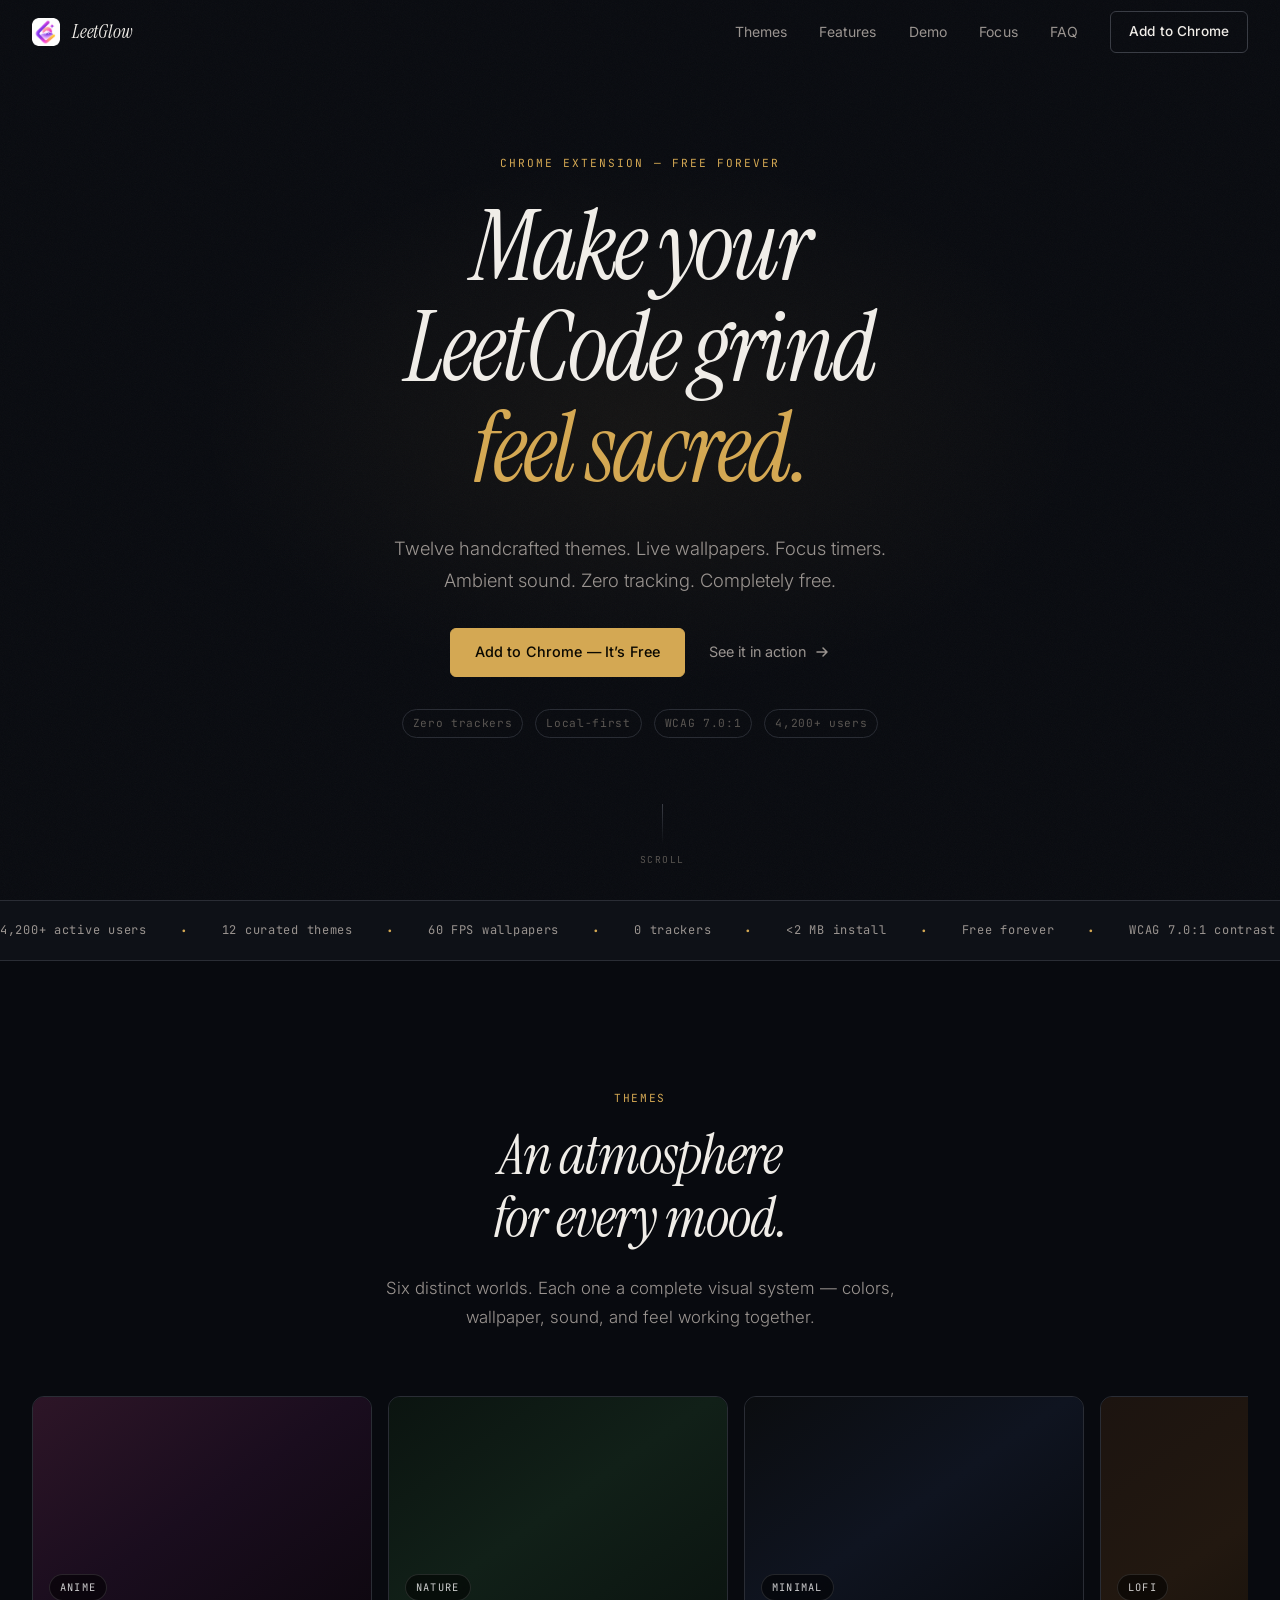
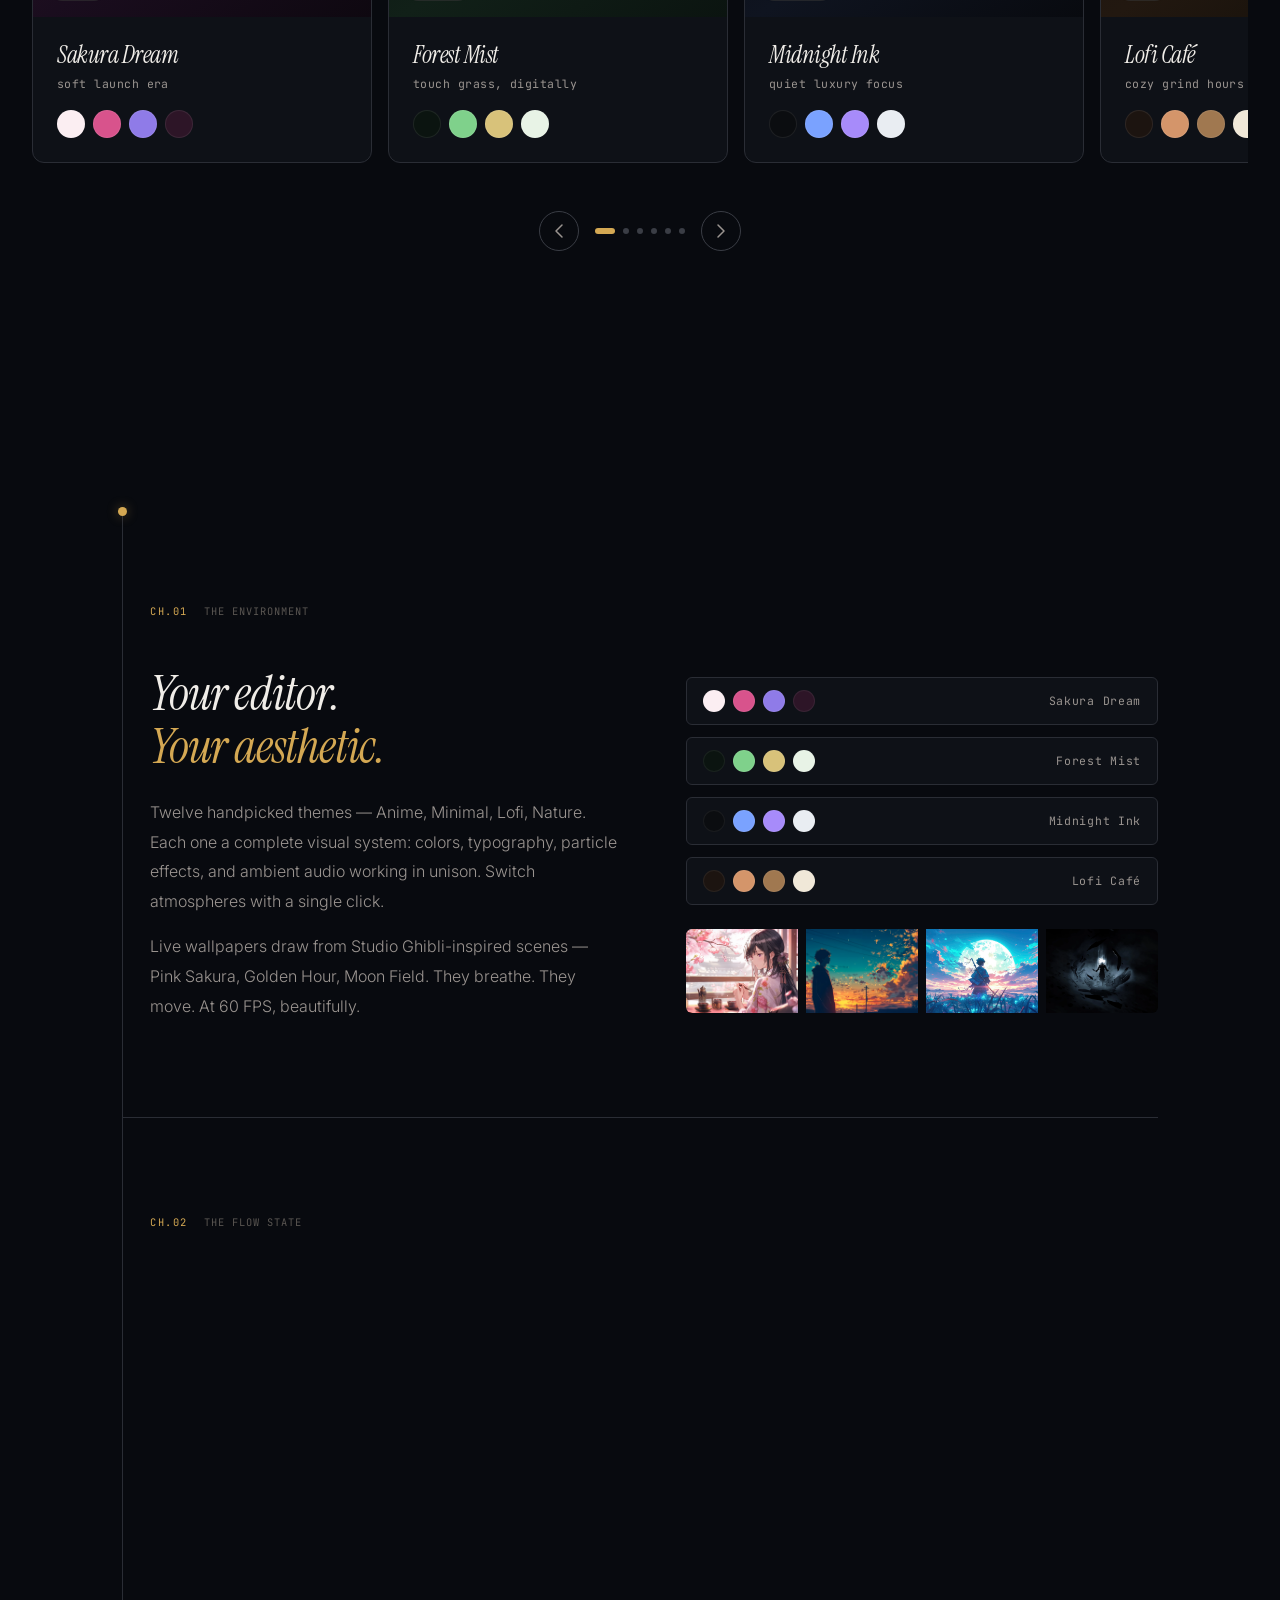
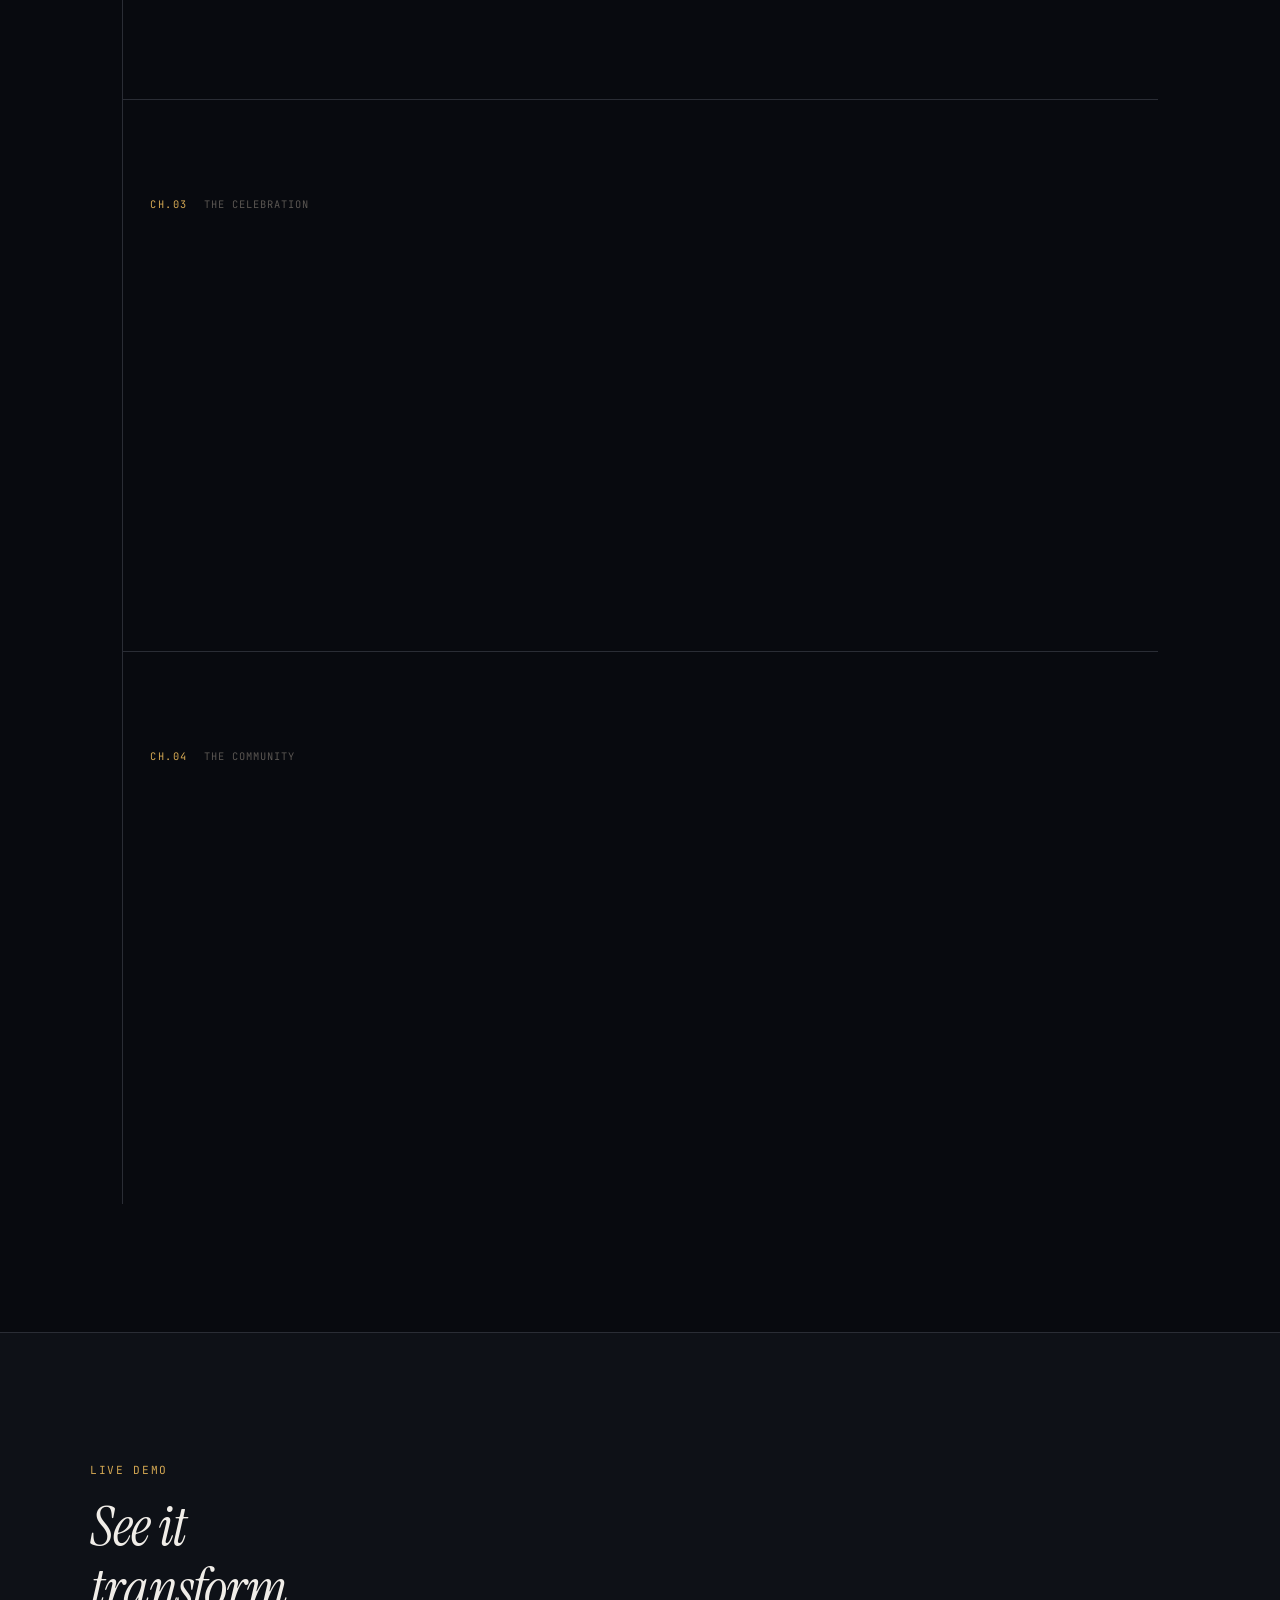
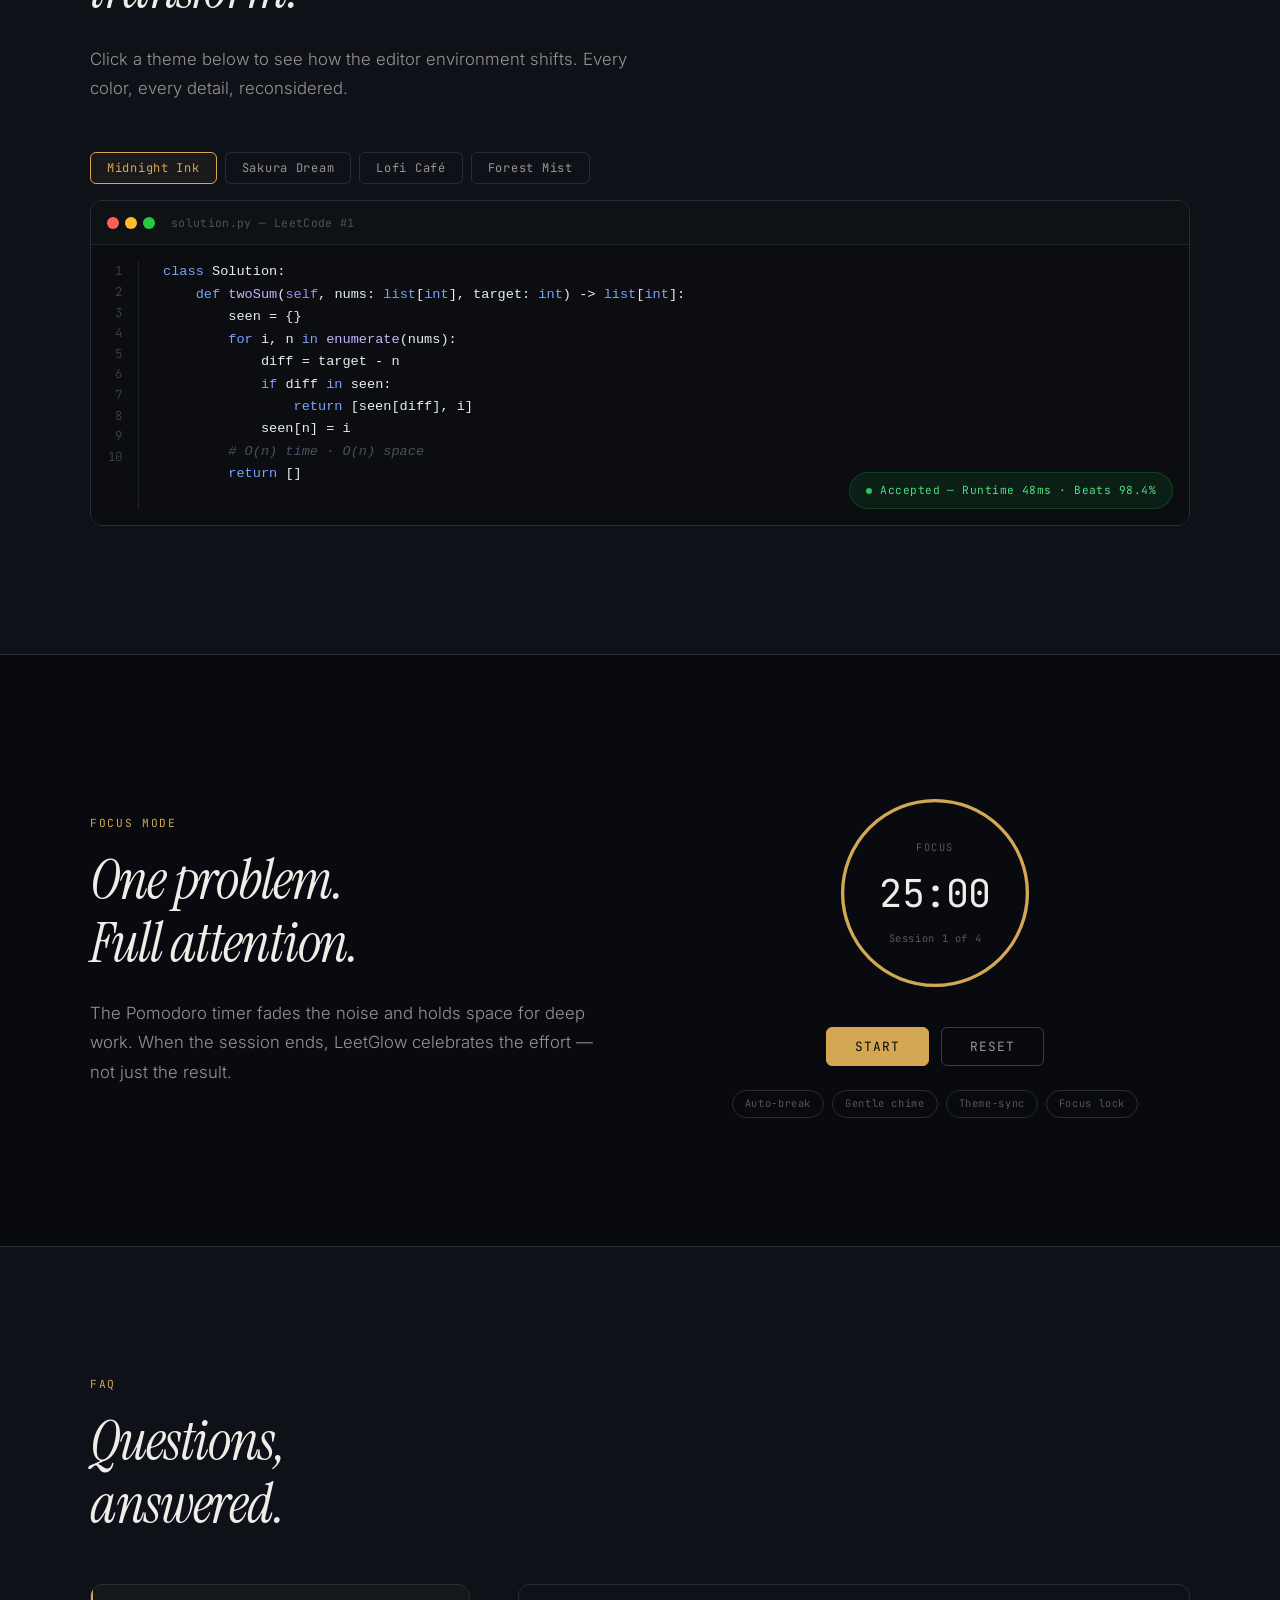
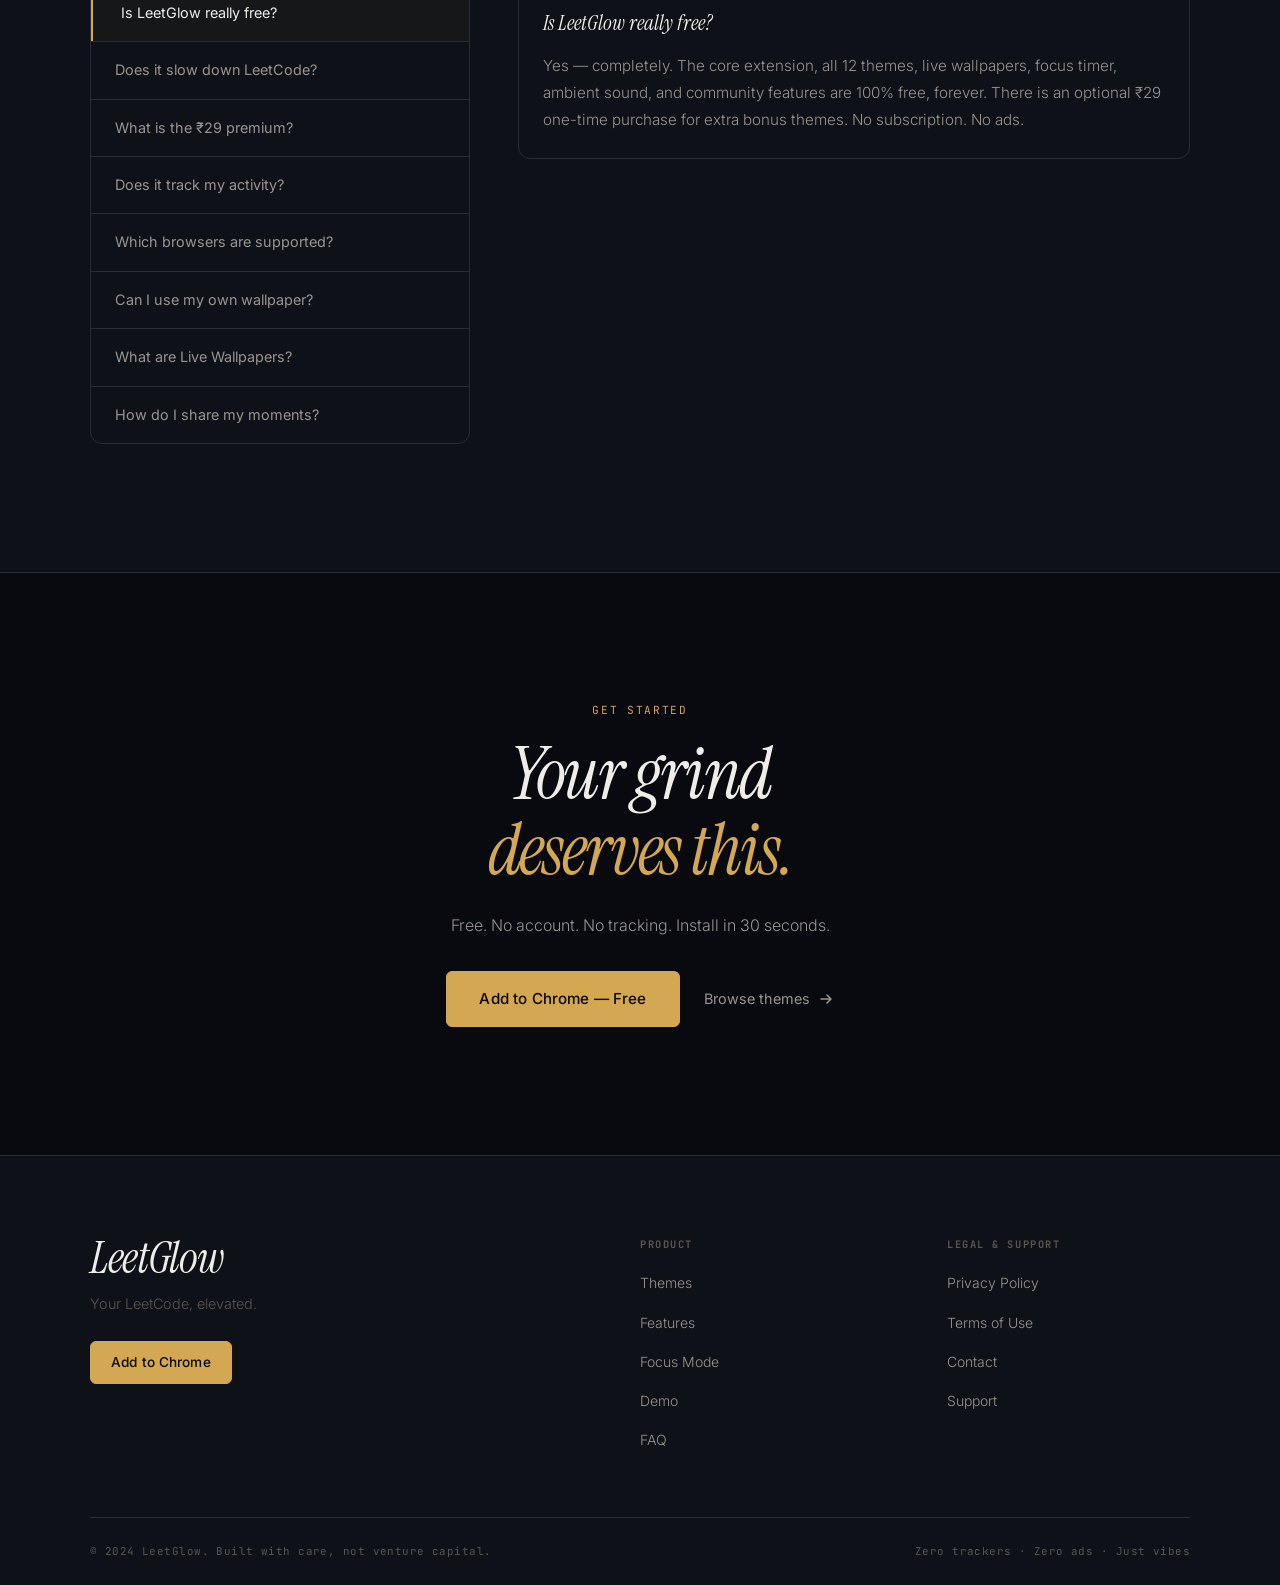
<file: docs/index.html>
<!DOCTYPE html>
<html lang="en">
<head>
  <meta charset="UTF-8" />
  <meta name="viewport" content="width=device-width, initial-scale=1.0" />
  <title>LeetGlow — Your LeetCode, Elevated</title>
  <meta name="description" content="LeetGlow transforms your LeetCode environment with handcrafted themes, live wallpapers, focus timers, and ambient sound. Free Chrome extension." />
  <meta name="theme-color" content="#080a0f" />

  <!-- Open Graph -->
  <meta property="og:title" content="LeetGlow — Your LeetCode, Elevated" />
  <meta property="og:description" content="Twelve handpicked themes. Live wallpapers. Focus mode. Ambient sound. Completely free." />
  <meta property="og:image" content="assets/blue-dragon.webp" />
  <meta property="og:type" content="website" />

  <!-- Google Fonts -->
  <link rel="preconnect" href="https://fonts.googleapis.com" />
  <link rel="preconnect" href="https://fonts.gstatic.com" crossorigin />
  <link href="https://fonts.googleapis.com/css2?family=Instrument+Serif:ital@0;1&family=Inter:wght@300;400;500;600&family=JetBrains+Mono:wght@400;500&display=swap" rel="stylesheet" />

  <link rel="icon" type="image/png" href="assets/icon128.png" />
  <link rel="stylesheet" href="style.css" />
</head>
<body>

  <!-- SVG Grain Filter (no external image) -->
  <svg class="grain-svg" xmlns="http://www.w3.org/2000/svg" aria-hidden="true" focusable="false">
    <filter id="grain">
      <feTurbulence type="fractalNoise" baseFrequency="0.65" numOctaves="3" stitchTiles="stitch" />
      <feColorMatrix type="saturate" values="0" />
      <feBlend in="SourceGraphic" mode="overlay" result="blend" />
      <feComposite in="blend" in2="SourceGraphic" operator="in" />
    </filter>
  </svg>

  <!-- ─── NAVBAR ───────────────────────────────────────────── -->
  <header class="navbar" id="navbar">
    <div class="navbar-inner">
      <a href="#" class="nav-logo" aria-label="LeetGlow home">
        <img src="assets/icon128.png" alt="LeetGlow icon" class="nav-icon" />
        <span class="nav-wordmark">LeetGlow</span>
      </a>
      <nav class="nav-links" aria-label="Primary navigation">
        <a href="#themes">Themes</a>
        <a href="#features">Features</a>
        <a href="#demo">Demo</a>
        <a href="#focus">Focus</a>
        <a href="#faq">FAQ</a>
      </nav>
      <a
        href="https://chromewebstore.google.com/detail/ecpfpadofaimilfpjedgoedhoaglpjdb"
        class="btn btn-nav"
        target="_blank"
        rel="noopener noreferrer"
      >Add to Chrome</a>
      <button class="nav-toggle" aria-label="Toggle menu" aria-expanded="false">
        <span></span><span></span><span></span>
      </button>
    </div>
    <div class="nav-mobile-menu" id="mobile-menu" aria-hidden="true">
      <a href="#themes">Themes</a>
      <a href="#features">Features</a>
      <a href="#demo">Demo</a>
      <a href="#focus">Focus</a>
      <a href="#faq">FAQ</a>
      <a href="https://chromewebstore.google.com/detail/ecpfpadofaimilfpjedgoedhoaglpjdb" class="btn btn-nav" target="_blank" rel="noopener noreferrer">Add to Chrome</a>
    </div>
  </header>

  <!-- ─── HERO ─────────────────────────────────────────────── -->
  <section class="hero" id="hero">
    <div class="hero-grain"></div>
    <div class="hero-inner">
      <p class="hero-eyebrow reveal-item">Chrome Extension &mdash; Free Forever</p>
      <h1 class="hero-headline reveal-item">
        Make your<br />
        LeetCode grind<br />
        <em>feel sacred.</em>
      </h1>
      <p class="hero-sub reveal-item">
        Twelve handcrafted themes. Live wallpapers. Focus timers.<br class="br-desktop" />
        Ambient sound. Zero tracking. Completely free.
      </p>
      <div class="hero-actions reveal-item">
        <a
          href="https://chromewebstore.google.com/detail/ecpfpadofaimilfpjedgoedhoaglpjdb"
          class="btn btn-primary"
          target="_blank"
          rel="noopener noreferrer"
        >Add to Chrome &mdash; It&rsquo;s Free</a>
        <a href="#demo" class="btn-text-link">
          See it in action
          <svg width="16" height="16" viewBox="0 0 16 16" fill="none" aria-hidden="true">
            <path d="M3 8h10M9 4l4 4-4 4" stroke="currentColor" stroke-width="1.5" stroke-linecap="round" stroke-linejoin="round"/>
          </svg>
        </a>
      </div>
      <div class="hero-badges reveal-item">
        <span class="badge">Zero trackers</span>
        <span class="badge">Local-first</span>
        <span class="badge">WCAG 7.0:1</span>
        <span class="badge">4,200+ users</span>
      </div>
    </div>
    <div class="hero-scroll-hint reveal-item" aria-hidden="true">
      <span class="scroll-line"></span>
      <span class="scroll-label">scroll</span>
    </div>
  </section>

  <!-- ─── STATS MARQUEE ────────────────────────────────────── -->
  <div class="stats-marquee" aria-label="Key statistics">
    <div class="marquee-track">
      <div class="marquee-inner">
        <span>4,200+ active users</span>
        <span class="marquee-dot" aria-hidden="true">&middot;</span>
        <span>12 curated themes</span>
        <span class="marquee-dot" aria-hidden="true">&middot;</span>
        <span>60 FPS wallpapers</span>
        <span class="marquee-dot" aria-hidden="true">&middot;</span>
        <span>0 trackers</span>
        <span class="marquee-dot" aria-hidden="true">&middot;</span>
        <span>&lt;2 MB install</span>
        <span class="marquee-dot" aria-hidden="true">&middot;</span>
        <span>Free forever</span>
        <span class="marquee-dot" aria-hidden="true">&middot;</span>
        <span>WCAG 7.0:1 contrast</span>
        <span class="marquee-dot" aria-hidden="true">&middot;</span>
        <span>Local-first storage</span>
        <span class="marquee-dot" aria-hidden="true">&middot;</span>
        <!-- Duplicate for seamless loop -->
        <span>4,200+ active users</span>
        <span class="marquee-dot" aria-hidden="true">&middot;</span>
        <span>12 curated themes</span>
        <span class="marquee-dot" aria-hidden="true">&middot;</span>
        <span>60 FPS wallpapers</span>
        <span class="marquee-dot" aria-hidden="true">&middot;</span>
        <span>0 trackers</span>
        <span class="marquee-dot" aria-hidden="true">&middot;</span>
        <span>&lt;2 MB install</span>
        <span class="marquee-dot" aria-hidden="true">&middot;</span>
        <span>Free forever</span>
        <span class="marquee-dot" aria-hidden="true">&middot;</span>
        <span>WCAG 7.0:1 contrast</span>
        <span class="marquee-dot" aria-hidden="true">&middot;</span>
        <span>Local-first storage</span>
        <span class="marquee-dot" aria-hidden="true">&middot;</span>
      </div>
    </div>
  </div>

  <!-- ─── THEME GALLERY ────────────────────────────────────── -->
  <section class="themes-gallery" id="themes" aria-label="Theme gallery">
    <div class="gallery-header reveal-item">
      <p class="section-label">Themes</p>
      <h2 class="section-headline">An atmosphere<br /><em>for every mood.</em></h2>
      <p class="section-sub">Six distinct worlds. Each one a complete visual system — colors, wallpaper, sound, and feel working together.</p>
    </div>

    <div class="gallery-viewport" id="gallery-viewport" role="list">
      <!-- Cards generated by JS -->
    </div>

    <div class="gallery-controls" aria-label="Gallery navigation">
      <button class="gallery-btn" id="gallery-prev" aria-label="Previous theme">
        <svg width="20" height="20" viewBox="0 0 20 20" fill="none" aria-hidden="true">
          <path d="M13 4l-6 6 6 6" stroke="currentColor" stroke-width="1.5" stroke-linecap="round" stroke-linejoin="round"/>
        </svg>
      </button>
      <div class="gallery-dots" id="gallery-dots" role="tablist" aria-label="Theme navigation dots"></div>
      <button class="gallery-btn" id="gallery-next" aria-label="Next theme">
        <svg width="20" height="20" viewBox="0 0 20 20" fill="none" aria-hidden="true">
          <path d="M7 4l6 6-6 6" stroke="currentColor" stroke-width="1.5" stroke-linecap="round" stroke-linejoin="round"/>
        </svg>
      </button>
    </div>
  </section>

  <!-- ─── STORY CHAPTERS ───────────────────────────────────── -->
  <section class="story-chapters" id="features" aria-label="Feature chapters">
    <div class="chapters-inner">

      <!-- Sticky chapter spine -->
      <div class="chapter-spine" aria-hidden="true">
        <div class="spine-line"></div>
        <div class="spine-marker" id="spine-marker"></div>
      </div>

      <!-- Ch.01 — The Environment -->
      <article class="chapter" data-chapter="01" id="ch-01">
        <div class="chapter-meta">
          <span class="chapter-num">Ch.01</span>
          <span class="chapter-title">The Environment</span>
        </div>
        <div class="chapter-body chapter-left">
          <div class="chapter-text reveal-item">
            <h2 class="chapter-headline">Your editor.<br /><em>Your aesthetic.</em></h2>
            <p>Twelve handpicked themes &mdash; Anime, Minimal, Lofi, Nature. Each one a complete visual system: colors, typography, particle effects, and ambient audio working in unison. Switch atmospheres with a single click.</p>
            <p>Live wallpapers draw from Studio Ghibli-inspired scenes &mdash; Pink Sakura, Golden Hour, Moon Field. They breathe. They move. At 60 FPS, beautifully.</p>
          </div>
          <div class="chapter-visual reveal-item">
            <div class="palette-showcase">
              <div class="palette-row" data-palette="sakura">
                <div class="palette-swatch" style="background:#fbeef2;"></div>
                <div class="palette-swatch" style="background:#d8538c;"></div>
                <div class="palette-swatch" style="background:#8f7be8;"></div>
                <div class="palette-swatch" style="background:#2d1527;"></div>
                <span class="palette-name">Sakura Dream</span>
              </div>
              <div class="palette-row" data-palette="forest">
                <div class="palette-swatch" style="background:#0b1410;"></div>
                <div class="palette-swatch" style="background:#7fd18b;"></div>
                <div class="palette-swatch" style="background:#d8c27a;"></div>
                <div class="palette-swatch" style="background:#e8f3e6;"></div>
                <span class="palette-name">Forest Mist</span>
              </div>
              <div class="palette-row" data-palette="midnight">
                <div class="palette-swatch" style="background:#0b0d10;"></div>
                <div class="palette-swatch" style="background:#7aa2ff;"></div>
                <div class="palette-swatch" style="background:#a78bfa;"></div>
                <div class="palette-swatch" style="background:#e9edf2;"></div>
                <span class="palette-name">Midnight Ink</span>
              </div>
              <div class="palette-row" data-palette="lofi">
                <div class="palette-swatch" style="background:#1c1410;"></div>
                <div class="palette-swatch" style="background:#d4956a;"></div>
                <div class="palette-swatch" style="background:#a07850;"></div>
                <div class="palette-swatch" style="background:#f0e8d8;"></div>
                <span class="palette-name">Lofi Caf&eacute;</span>
              </div>
            </div>
            <div class="wallpaper-strip">
              <img src="assets/blue-dragon.webp" alt="Pink Sakura wallpaper" class="wallpaper-thumb" loading="lazy" />
              <img src="assets/golden-hour.webp" alt="Golden Hour wallpaper" class="wallpaper-thumb" loading="lazy" />
              <img src="assets/moon-field.webp" alt="Moon Field wallpaper" class="wallpaper-thumb" loading="lazy" />
              <img src="assets/harvest-moon.webp" alt="Harvest Moon wallpaper" class="wallpaper-thumb" loading="lazy" />
            </div>
          </div>
        </div>
      </article>

      <!-- Ch.02 — The Flow State -->
      <article class="chapter" data-chapter="02" id="ch-02">
        <div class="chapter-meta">
          <span class="chapter-num">Ch.02</span>
          <span class="chapter-title">The Flow State</span>
        </div>
        <div class="chapter-body chapter-right">
          <div class="chapter-visual reveal-item">
            <div class="timer-mockup-mini">
              <div class="timer-ring-mini" aria-hidden="true">
                <svg viewBox="0 0 120 120" class="ring-svg-mini">
                  <circle cx="60" cy="60" r="50" class="ring-track-mini" />
                  <circle cx="60" cy="60" r="50" class="ring-fill-mini" id="chapter-ring" />
                </svg>
                <div class="timer-center-mini">
                  <span class="timer-digits-mini" id="chapter-timer-digits">25:00</span>
                </div>
              </div>
              <div class="timer-label-mini">Focus Session</div>
            </div>
          </div>
          <div class="chapter-text reveal-item">
            <h2 class="chapter-headline">Deep work,<br /><em>by design.</em></h2>
            <p>The integrated Pomodoro timer syncs with your theme. When focus mode activates, distractions retract. Sidebar collapses. Panel noise disappears.</p>
            <p>When time runs out, a gentle chime pulls you back &mdash; not a jarring alarm. The kind of interruption that respects your cognitive state.</p>
          </div>
        </div>
      </article>

      <!-- Ch.03 — The Celebration -->
      <article class="chapter" data-chapter="03" id="ch-03">
        <div class="chapter-meta">
          <span class="chapter-num">Ch.03</span>
          <span class="chapter-title">The Celebration</span>
        </div>
        <div class="chapter-body chapter-left">
          <div class="chapter-text reveal-item">
            <h2 class="chapter-headline">Victory<br /><em>deserves fanfare.</em></h2>
            <p>Submit an accepted solution and LeetGlow knows. A custom sound effect fires. Confetti petals drift across your theme. The moment is marked.</p>
            <p>Because every solved problem is worth celebrating &mdash; whether it&rsquo;s a two-pointer or a DP problem that took four days.</p>
          </div>
          <div class="chapter-visual reveal-item">
            <div class="accepted-showcase">
              <div class="accepted-toast" id="accepted-toast">
                <div class="accepted-dot"></div>
                <div class="accepted-text">
                  <span class="accepted-label">Accepted</span>
                  <span class="accepted-meta">Runtime 48ms &middot; Beats 98.4%</span>
                </div>
              </div>
              <div class="confetti-area" id="confetti-area" aria-hidden="true">
                <span class="petal" style="--delay:0s;--x:20%;--r:15deg;"></span>
                <span class="petal" style="--delay:0.1s;--x:45%;--r:-20deg;"></span>
                <span class="petal" style="--delay:0.2s;--x:70%;--r:30deg;"></span>
                <span class="petal" style="--delay:0.3s;--x:35%;--r:-10deg;"></span>
                <span class="petal" style="--delay:0.15s;--x:60%;--r:25deg;"></span>
                <span class="petal" style="--delay:0.25s;--x:80%;--r:-35deg;"></span>
              </div>
              <button class="replay-btn" id="replay-celebration">Replay</button>
            </div>
          </div>
        </div>
      </article>

      <!-- Ch.04 — The Community -->
      <article class="chapter" data-chapter="04" id="ch-04">
        <div class="chapter-meta">
          <span class="chapter-num">Ch.04</span>
          <span class="chapter-title">The Community</span>
        </div>
        <div class="chapter-body chapter-right">
          <div class="chapter-visual reveal-item">
            <div class="share-card-mockup">
              <div class="share-card-header">
                <div class="share-avatar"></div>
                <div class="share-user-info">
                  <span class="share-username">@ansh</span>
                  <span class="share-time">just now</span>
                </div>
                <span class="share-theme-badge">Sakura Dream</span>
              </div>
              <div class="share-card-code">
                <span class="code-lang">python</span>
                <pre class="share-code"><code>def twoSum(nums, target):
    seen = {}
    for i, n in enumerate(nums):
        diff = target - n
        if diff in seen:
            return [seen[diff], i]
        seen[n] = i</code></pre>
              </div>
              <div class="share-card-footer">
                <span class="share-result">Two Sum &middot; Accepted</span>
                <span class="share-time-meta">48ms</span>
              </div>
            </div>
          </div>
          <div class="chapter-text reveal-item">
            <h2 class="chapter-headline">Share the<br /><em>grind.</em></h2>
            <p>MySpace-inspired Moments let you capture and share your solve snapshots &mdash; annotated, styled in your theme, ready to post.</p>
            <p>Your coding journey, beautifully documented. Because the process matters as much as the result.</p>
          </div>
        </div>
      </article>

    </div>
  </section>

  <!-- ─── EDITOR DEMO ───────────────────────────────────────── -->
  <section class="editor-demo" id="demo" aria-label="Interactive editor demo">
    <div class="editor-demo-inner">
      <div class="editor-header-text reveal-item">
        <p class="section-label">Live Demo</p>
        <h2 class="section-headline">See it<br /><em>transform.</em></h2>
        <p class="section-sub">Click a theme below to see how the editor environment shifts. Every color, every detail, reconsidered.</p>
      </div>

      <div class="editor-layout reveal-item">
        <!-- Theme picker -->
        <div class="editor-theme-picker" role="tablist" aria-label="Editor theme switcher">
          <button class="theme-tab active" data-theme="midnight-ink" role="tab" aria-selected="true">Midnight Ink</button>
          <button class="theme-tab" data-theme="sakura-dream" role="tab" aria-selected="false">Sakura Dream</button>
          <button class="theme-tab" data-theme="lofi-cafe" role="tab" aria-selected="false">Lofi Caf&eacute;</button>
          <button class="theme-tab" data-theme="forest-mist" role="tab" aria-selected="false">Forest Mist</button>
        </div>

        <!-- Monaco mock -->
        <div class="monaco-window" id="monaco-window" data-active-theme="midnight-ink" role="region" aria-label="Code editor preview">
          <div class="monaco-titlebar">
            <div class="window-dots" aria-hidden="true">
              <span class="dot dot-red"></span>
              <span class="dot dot-yellow"></span>
              <span class="dot dot-green"></span>
            </div>
            <span class="monaco-filename" id="monaco-filename">solution.py &mdash; LeetCode #1</span>
          </div>
          <div class="monaco-body">
            <div class="monaco-sidebar" aria-hidden="true">
              <span class="line-num">1</span>
              <span class="line-num">2</span>
              <span class="line-num">3</span>
              <span class="line-num">4</span>
              <span class="line-num">5</span>
              <span class="line-num">6</span>
              <span class="line-num">7</span>
              <span class="line-num">8</span>
              <span class="line-num">9</span>
              <span class="line-num">10</span>
            </div>
            <pre class="monaco-code" id="monaco-code"><code><span class="tok-keyword">class</span> <span class="tok-class">Solution</span>:
    <span class="tok-keyword">def</span> <span class="tok-fn">twoSum</span>(<span class="tok-self">self</span>, nums: <span class="tok-type">list</span>[<span class="tok-type">int</span>], target: <span class="tok-type">int</span>) -&gt; <span class="tok-type">list</span>[<span class="tok-type">int</span>]:
        seen = {}
        <span class="tok-keyword">for</span> i, n <span class="tok-keyword">in</span> <span class="tok-fn">enumerate</span>(nums):
            diff = target - n
            <span class="tok-keyword">if</span> diff <span class="tok-keyword">in</span> seen:
                <span class="tok-keyword">return</span> [seen[diff], i]
            seen[n] = i
        <span class="tok-comment"># O(n) time · O(n) space</span>
        <span class="tok-keyword">return</span> []</code></pre>
          </div>
          <!-- Accepted toast overlay -->
          <div class="editor-toast" id="editor-toast" aria-live="polite" aria-atomic="true">
            <span class="editor-toast-dot"></span>
            <span class="editor-toast-text">Accepted &mdash; Runtime 48ms &middot; Beats 98.4%</span>
          </div>
        </div>
      </div>
    </div>
  </section>

  <!-- ─── FOCUS MODE SECTION ───────────────────────────────── -->
  <section class="focus-section" id="focus" aria-label="Focus mode">
    <div class="focus-inner">
      <div class="focus-text reveal-item">
        <p class="section-label">Focus Mode</p>
        <h2 class="section-headline">One problem.<br /><em>Full attention.</em></h2>
        <p class="section-sub">The Pomodoro timer fades the noise and holds space for deep work. When the session ends, LeetGlow celebrates the effort &mdash; not just the result.</p>
      </div>

      <div class="timer-showcase reveal-item">
        <div class="timer-ring" role="timer" aria-label="Pomodoro timer">
          <svg viewBox="0 0 200 200" class="ring-svg" aria-hidden="true">
            <circle cx="100" cy="100" r="84" class="ring-track" />
            <circle cx="100" cy="100" r="84" class="ring-progress" id="ring-progress" />
          </svg>
          <div class="timer-inner">
            <span class="timer-label">Focus</span>
            <span class="timer-display" id="timer-display">25:00</span>
            <span class="timer-session">Session 1 of 4</span>
          </div>
        </div>
        <div class="timer-controls">
          <button class="timer-btn" id="timer-start" aria-label="Start focus session">Start</button>
          <button class="timer-btn timer-btn-ghost" id="timer-reset" aria-label="Reset timer">Reset</button>
        </div>
        <div class="timer-tags" aria-label="Timer features">
          <span class="timer-tag">Auto-break</span>
          <span class="timer-tag">Gentle chime</span>
          <span class="timer-tag">Theme-sync</span>
          <span class="timer-tag">Focus lock</span>
        </div>
      </div>
    </div>
  </section>

  <!-- ─── FAQ ─────────────────────────────────────────────── -->
  <section class="faq-section" id="faq" aria-label="Frequently asked questions">
    <div class="faq-inner">
      <div class="faq-header reveal-item">
        <p class="section-label">FAQ</p>
        <h2 class="section-headline">Questions,<br /><em>answered.</em></h2>
      </div>

      <div class="faq-layout">
        <!-- Question list -->
        <ul class="faq-questions" id="faq-questions" role="list">
          <li class="faq-q active" data-faq="0" role="button" tabindex="0" aria-expanded="true">Is LeetGlow really free?</li>
          <li class="faq-q" data-faq="1" role="button" tabindex="0" aria-expanded="false">Does it slow down LeetCode?</li>
          <li class="faq-q" data-faq="2" role="button" tabindex="0" aria-expanded="false">What is the &#8377;29 premium?</li>
          <li class="faq-q" data-faq="3" role="button" tabindex="0" aria-expanded="false">Does it track my activity?</li>
          <li class="faq-q" data-faq="4" role="button" tabindex="0" aria-expanded="false">Which browsers are supported?</li>
          <li class="faq-q" data-faq="5" role="button" tabindex="0" aria-expanded="false">Can I use my own wallpaper?</li>
          <li class="faq-q" data-faq="6" role="button" tabindex="0" aria-expanded="false">What are Live Wallpapers?</li>
          <li class="faq-q" data-faq="7" role="button" tabindex="0" aria-expanded="false">How do I share my moments?</li>
        </ul>

        <!-- Answer panel -->
        <div class="faq-answer-panel" id="faq-answer-panel" aria-live="polite">
          <!-- Answers injected by JS -->
        </div>

        <!-- Mobile accordion -->
        <div class="faq-accordion" id="faq-accordion">
          <!-- Accordion items injected by JS -->
        </div>
      </div>
    </div>
  </section>

  <!-- ─── FINAL CTA ─────────────────────────────────────────── -->
  <section class="cta-final" aria-label="Call to action">
    <div class="cta-inner reveal-item">
      <p class="section-label">Get Started</p>
      <h2 class="cta-headline">Your grind<br /><em>deserves this.</em></h2>
      <p class="cta-sub">Free. No account. No tracking. Install in 30 seconds.</p>
      <div class="cta-actions">
        <a
          href="https://chromewebstore.google.com/detail/ecpfpadofaimilfpjedgoedhoaglpjdb"
          class="btn btn-primary btn-large"
          target="_blank"
          rel="noopener noreferrer"
        >Add to Chrome &mdash; Free</a>
        <a href="#themes" class="btn-text-link">
          Browse themes
          <svg width="16" height="16" viewBox="0 0 16 16" fill="none" aria-hidden="true">
            <path d="M3 8h10M9 4l4 4-4 4" stroke="currentColor" stroke-width="1.5" stroke-linecap="round" stroke-linejoin="round"/>
          </svg>
        </a>
      </div>
    </div>
  </section>

  <!-- ─── FOOTER ───────────────────────────────────────────── -->
  <footer class="footer" aria-label="Site footer">
    <div class="footer-inner">
      <div class="footer-brand">
        <a href="#" class="footer-wordmark" aria-label="LeetGlow home">LeetGlow</a>
        <p class="footer-tagline">Your LeetCode, elevated.</p>
        <a
          href="https://chromewebstore.google.com/detail/ecpfpadofaimilfpjedgoedhoaglpjdb"
          class="btn btn-primary footer-cta"
          target="_blank"
          rel="noopener noreferrer"
        >Add to Chrome</a>
      </div>

      <div class="footer-links-col">
        <h3 class="footer-col-title">Product</h3>
        <ul>
          <li><a href="#themes">Themes</a></li>
          <li><a href="#features">Features</a></li>
          <li><a href="#focus">Focus Mode</a></li>
          <li><a href="#demo">Demo</a></li>
          <li><a href="#faq">FAQ</a></li>
        </ul>
      </div>

      <div class="footer-links-col">
        <h3 class="footer-col-title">Legal &amp; Support</h3>
        <ul>
          <li><a href="privacy.html">Privacy Policy</a></li>
          <li><a href="terms.html">Terms of Use</a></li>
          <li><a href="contact.html">Contact</a></li>
          <li><a href="support.html">Support</a></li>
        </ul>
      </div>
    </div>

    <div class="footer-bottom">
      <p class="footer-copy">&copy; 2024 LeetGlow. Built with care, not venture capital.</p>
      <p class="footer-love">Zero trackers &middot; Zero ads &middot; Just vibes</p>
    </div>
  </footer>

  <script src="script.js"></script>
</body>
</html>
</file>
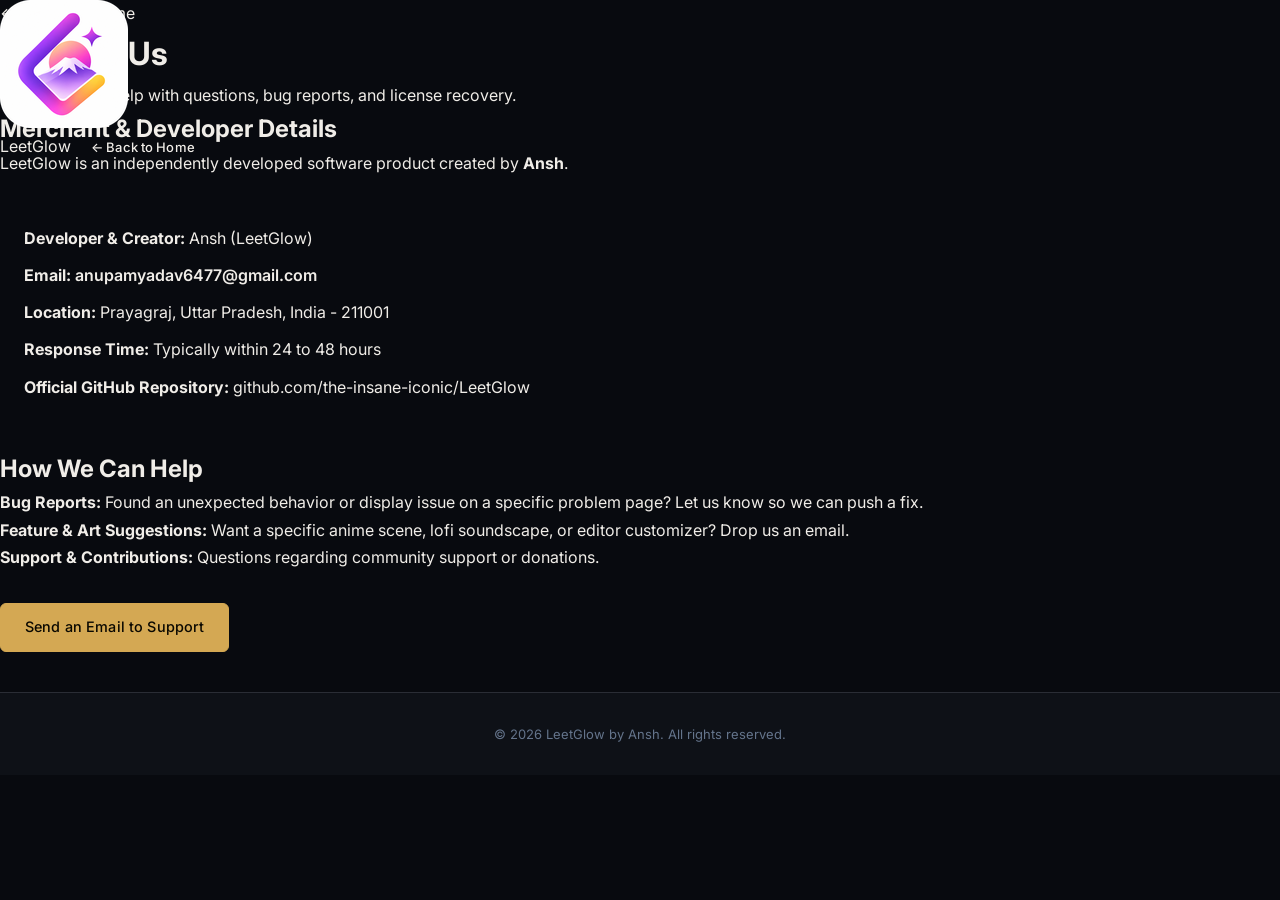
<file: docs/contact.html>
<!DOCTYPE html>
<html lang="en">
<head>
  <meta charset="UTF-8">
  <meta name="viewport" content="width=device-width, initial-scale=1.0">
  <title>Contact Us — LeetGlow</title>
  <link rel="icon" type="image/png" href="assets/icon128.png">
  <link rel="preconnect" href="https://fonts.googleapis.com">
  <link rel="preconnect" href="https://fonts.gstatic.com" crossorigin>
  <link href="https://fonts.googleapis.com/css2?family=Inter:wght@400;500;600;700;800&display=swap" rel="stylesheet">
  <link rel="stylesheet" href="style.css">
</head>
<body>
  <header class="navbar">
    <div class="container">
      <a href="index.html" class="nav-brand">
        <img src="assets/icon128.png" alt="LeetGlow Logo" class="nav-logo">
        <span class="nav-title">LeetGlow</span>
      </a>
      <a href="index.html" class="btn btn-secondary" style="padding: 8px 16px; font-size: 13px;">← Back to Home</a>
    </div>
  </header>

  <main class="container">
    <div class="legal-container">
      <a href="index.html" class="back-link">← Return to Home</a>
      <div class="legal-header">
        <h1 class="legal-title">Contact Us</h1>
        <p class="legal-meta">We are here to help with questions, bug reports, and license recovery.</p>
      </div>

      <div class="legal-content">
        <h2>Merchant & Developer Details</h2>
        <p>LeetGlow is an independently developed software product created by <strong>Ansh</strong>.</p>

        <div style="background: var(--bg-subtle); border: 1px solid var(--border-subtle); border-radius: 12px; padding: 24px; margin: 24px 0;">
          <p style="margin-bottom: 10px;"><strong>Developer & Creator:</strong> Ansh (LeetGlow)</p>
          <p style="margin-bottom: 10px;"><strong>Email:</strong> <a href="mailto:anupamyadav6477@gmail.com" style="color: var(--primary); font-weight: 600;">anupamyadav6477@gmail.com</a></p>
          <p style="margin-bottom: 10px;"><strong>Location:</strong> Prayagraj, Uttar Pradesh, India - 211001</p>
          <p style="margin-bottom: 10px;"><strong>Response Time:</strong> Typically within 24 to 48 hours</p>
          <p style="margin-bottom: 0;"><strong>Official GitHub Repository:</strong> <a href="https://github.com/the-insane-iconic/LeetGlow" target="_blank" style="color: var(--primary);">github.com/the-insane-iconic/LeetGlow</a></p>
        </div>

        <h2>How We Can Help</h2>
        <ul>
          <li><strong>Bug Reports:</strong> Found an unexpected behavior or display issue on a specific problem page? Let us know so we can push a fix.</li>
          <li><strong>Feature & Art Suggestions:</strong> Want a specific anime scene, lofi soundscape, or editor customizer? Drop us an email.</li>
          <li><strong>Support & Contributions:</strong> Questions regarding community support or donations.</li>
        </ul>

        <div style="margin-top: 32px;">
          <a href="mailto:anupamyadav6477@gmail.com?subject=LeetGlow%20Support%20Request" class="btn btn-primary">
            Send an Email to Support
          </a>
        </div>
      </div>
    </div>
  </main>

  <footer class="footer" style="margin-top: 40px; padding: 30px 0;">
    <div class="container" style="text-align: center; font-size: 13px; color: #64748b;">
      © 2026 LeetGlow by Ansh. All rights reserved.
    </div>
  </footer>
</body>
</html>
</file>
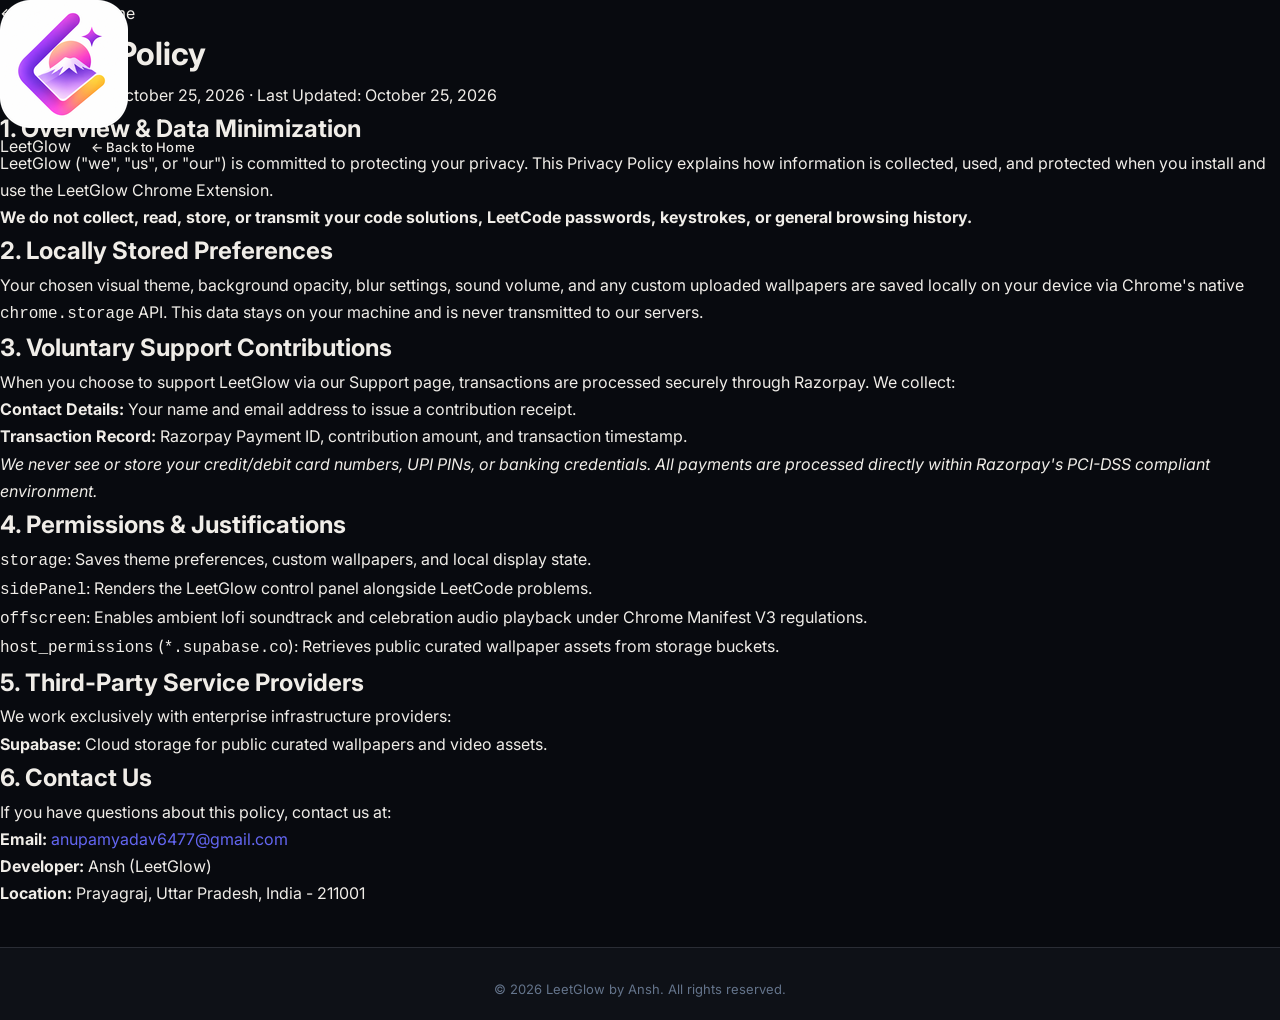
<file: docs/privacy.html>
<!DOCTYPE html>
<html lang="en">
<head>
  <meta charset="UTF-8">
  <meta name="viewport" content="width=device-width, initial-scale=1.0">
  <title>Privacy Policy — LeetGlow</title>
  <link rel="icon" type="image/png" href="assets/icon128.png">
  <link rel="preconnect" href="https://fonts.googleapis.com">
  <link rel="preconnect" href="https://fonts.gstatic.com" crossorigin>
  <link href="https://fonts.googleapis.com/css2?family=Inter:wght@400;500;600;700;800&display=swap" rel="stylesheet">
  <link rel="stylesheet" href="style.css">
</head>
<body>
  <header class="navbar">
    <div class="container">
      <a href="index.html" class="nav-brand">
        <img src="assets/icon128.png" alt="LeetGlow Logo" class="nav-logo">
        <span class="nav-title">LeetGlow</span>
      </a>
      <a href="index.html" class="btn btn-secondary" style="padding: 8px 16px; font-size: 13px;">← Back to Home</a>
    </div>
  </header>

  <main class="container">
    <div class="legal-container">
      <a href="index.html" class="back-link">← Return to Home</a>
      <div class="legal-header">
        <h1 class="legal-title">Privacy Policy</h1>
        <p class="legal-meta">Effective Date: October 25, 2026 · Last Updated: October 25, 2026</p>
      </div>

      <div class="legal-content">
        <h2>1. Overview & Data Minimization</h2>
        <p>LeetGlow ("we", "us", or "our") is committed to protecting your privacy. This Privacy Policy explains how information is collected, used, and protected when you install and use the LeetGlow Chrome Extension.</p>
        <p><strong>We do not collect, read, store, or transmit your code solutions, LeetCode passwords, keystrokes, or general browsing history.</strong></p>

        <h2>2. Locally Stored Preferences</h2>
        <p>Your chosen visual theme, background opacity, blur settings, sound volume, and any custom uploaded wallpapers are saved locally on your device via Chrome's native <code>chrome.storage</code> API. This data stays on your machine and is never transmitted to our servers.</p>

        <h2>3. Voluntary Support Contributions</h2>
        <p>When you choose to support LeetGlow via our Support page, transactions are processed securely through Razorpay. We collect:</p>
        <ul>
          <li><strong>Contact Details:</strong> Your name and email address to issue a contribution receipt.</li>
          <li><strong>Transaction Record:</strong> Razorpay Payment ID, contribution amount, and transaction timestamp.</li>
        </ul>
        <p><em>We never see or store your credit/debit card numbers, UPI PINs, or banking credentials. All payments are processed directly within Razorpay's PCI-DSS compliant environment.</em></p>

        <h2>4. Permissions & Justifications</h2>
        <ul>
          <li><code>storage</code>: Saves theme preferences, custom wallpapers, and local display state.</li>
          <li><code>sidePanel</code>: Renders the LeetGlow control panel alongside LeetCode problems.</li>
          <li><code>offscreen</code>: Enables ambient lofi soundtrack and celebration audio playback under Chrome Manifest V3 regulations.</li>
          <li><code>host_permissions</code> (<code>*.supabase.co</code>): Retrieves public curated wallpaper assets from storage buckets.</li>
        </ul>

        <h2>5. Third-Party Service Providers</h2>
        <p>We work exclusively with enterprise infrastructure providers:</p>
        <ul>
          <li><strong>Supabase:</strong> Cloud storage for public curated wallpapers and video assets.</li>
        </ul>

        <h2>6. Contact Us</h2>
        <p>If you have questions about this policy, contact us at:</p>
        <p><strong>Email:</strong> <a href="mailto:anupamyadav6477@gmail.com" style="color: #6366f1;">anupamyadav6477@gmail.com</a><br>
        <strong>Developer:</strong> Ansh (LeetGlow)<br>
        <strong>Location:</strong> Prayagraj, Uttar Pradesh, India - 211001</p>
      </div>
    </div>
  </main>

  <footer class="footer" style="margin-top: 40px; padding: 30px 0;">
    <div class="container" style="text-align: center; font-size: 13px; color: #64748b;">
      © 2026 LeetGlow by Ansh. All rights reserved.
    </div>
  </footer>
</body>
</html>
</file>
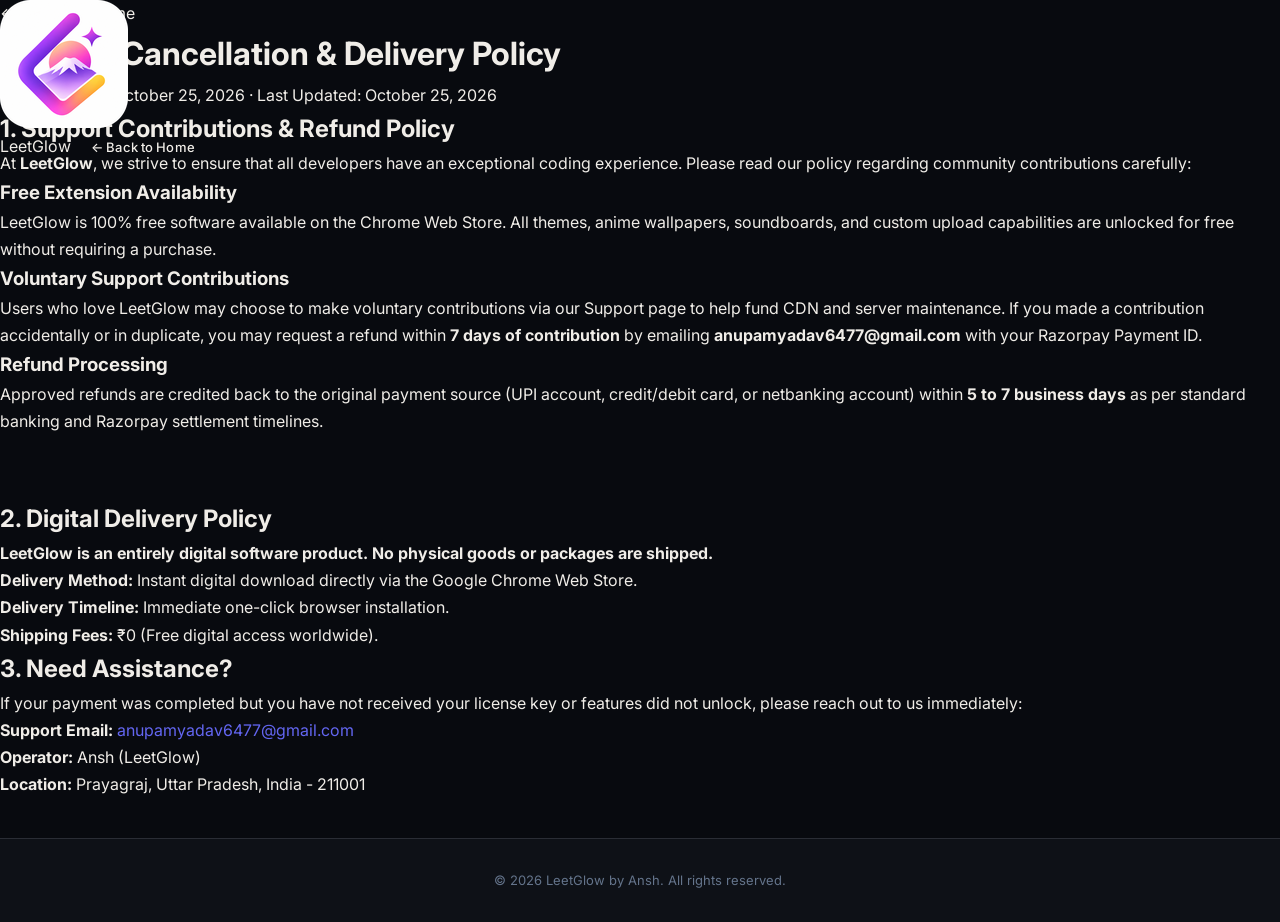
<file: docs/refunds.html>
<!DOCTYPE html>
<html lang="en">
<head>
  <meta charset="UTF-8">
  <meta name="viewport" content="width=device-width, initial-scale=1.0">
  <title>Refund & Delivery Policy — LeetGlow</title>
  <link rel="icon" type="image/png" href="assets/icon128.png">
  <link rel="preconnect" href="https://fonts.googleapis.com">
  <link rel="preconnect" href="https://fonts.gstatic.com" crossorigin>
  <link href="https://fonts.googleapis.com/css2?family=Inter:wght@400;500;600;700;800&display=swap" rel="stylesheet">
  <link rel="stylesheet" href="style.css">
</head>
<body>
  <header class="navbar">
    <div class="container">
      <a href="index.html" class="nav-brand">
        <img src="assets/icon128.png" alt="LeetGlow Logo" class="nav-logo">
        <span class="nav-title">LeetGlow</span>
      </a>
      <a href="index.html" class="btn btn-secondary" style="padding: 8px 16px; font-size: 13px;">← Back to Home</a>
    </div>
  </header>

  <main class="container">
    <div class="legal-container">
      <a href="index.html" class="back-link">← Return to Home</a>
      <div class="legal-header">
        <h1 class="legal-title">Refund, Cancellation & Delivery Policy</h1>
        <p class="legal-meta">Effective Date: October 25, 2026 · Last Updated: October 25, 2026</p>
      </div>

      <div class="legal-content">
        <h2>1. Support Contributions & Refund Policy</h2>
        <p>At <strong>LeetGlow</strong>, we strive to ensure that all developers have an exceptional coding experience. Please read our policy regarding community contributions carefully:</p>
        
        <h3>Free Extension Availability</h3>
        <p>LeetGlow is 100% free software available on the Chrome Web Store. All themes, anime wallpapers, soundboards, and custom upload capabilities are unlocked for free without requiring a purchase.</p>

        <h3>Voluntary Support Contributions</h3>
        <p>Users who love LeetGlow may choose to make voluntary contributions via our Support page to help fund CDN and server maintenance. If you made a contribution accidentally or in duplicate, you may request a refund within <strong>7 days of contribution</strong> by emailing <strong>anupamyadav6477@gmail.com</strong> with your Razorpay Payment ID.</p>

        <h3>Refund Processing</h3>
        <p>Approved refunds are credited back to the original payment source (UPI account, credit/debit card, or netbanking account) within <strong>5 to 7 business days</strong> as per standard banking and Razorpay settlement timelines.</p>

        <hr style="border: 0; border-top: 1px solid var(--border-subtle); margin: 32px 0;">

        <h2 id="shipping">2. Digital Delivery Policy</h2>
        <p><strong>LeetGlow is an entirely digital software product. No physical goods or packages are shipped.</strong></p>
        
        <ul>
          <li><strong>Delivery Method:</strong> Instant digital download directly via the Google Chrome Web Store.</li>
          <li><strong>Delivery Timeline:</strong> Immediate one-click browser installation.</li>
          <li><strong>Shipping Fees:</strong> ₹0 (Free digital access worldwide).</li>
        </ul>

        <h2>3. Need Assistance?</h2>
        <p>If your payment was completed but you have not received your license key or features did not unlock, please reach out to us immediately:</p>
        <p><strong>Support Email:</strong> <a href="mailto:anupamyadav6477@gmail.com" style="color: #6366f1;">anupamyadav6477@gmail.com</a><br>
        <strong>Operator:</strong> Ansh (LeetGlow)<br>
        <strong>Location:</strong> Prayagraj, Uttar Pradesh, India - 211001</p>
      </div>
    </div>
  </main>

  <footer class="footer" style="margin-top: 40px; padding: 30px 0;">
    <div class="container" style="text-align: center; font-size: 13px; color: #64748b;">
      © 2026 LeetGlow by Ansh. All rights reserved.
    </div>
  </footer>
</body>
</html>
</file>
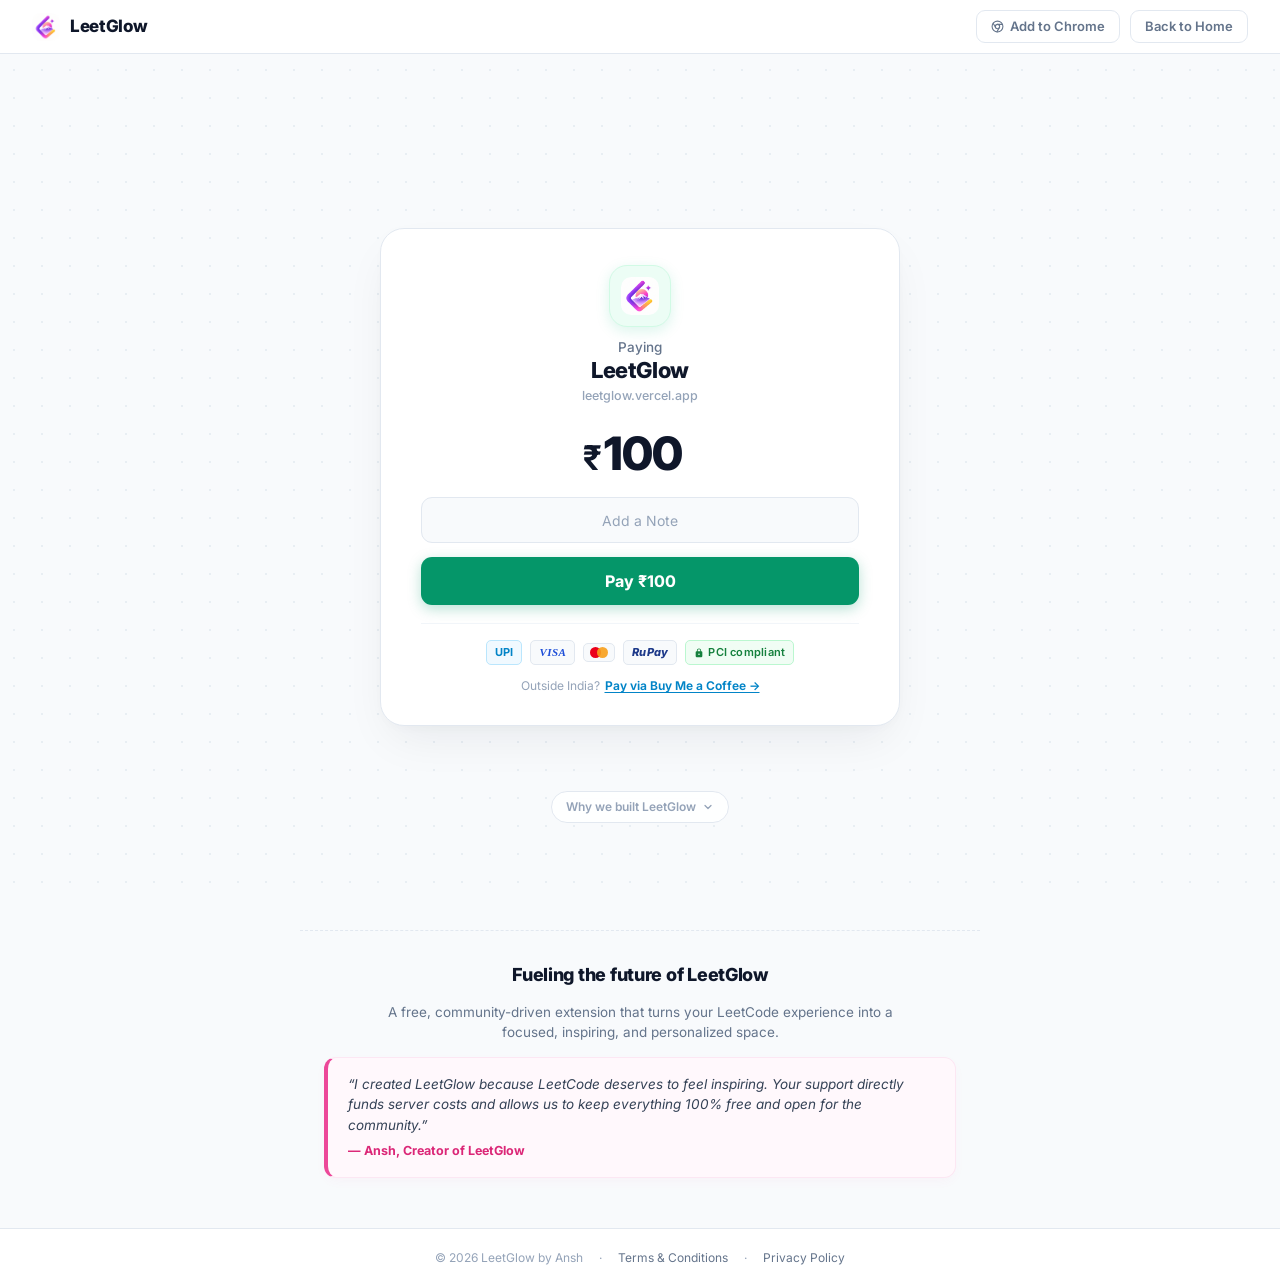
<file: docs/support.html>
<!DOCTYPE html>
<html lang="en">
<head>
  <meta charset="UTF-8">
  <meta name="viewport" content="width=device-width, initial-scale=1.0">
  <title>Support LeetGlow — Keep LeetCoding Beautiful & Free</title>
  <meta name="description" content="Support LeetGlow's independent development, 4K anime scene CDN servers, and community updates. 100% free for all developers.">
  <link rel="icon" type="image/png" href="assets/icon128.png">
  <link rel="preconnect" href="https://fonts.googleapis.com">
  <link rel="preconnect" href="https://fonts.gstatic.com" crossorigin>
  <link href="https://fonts.googleapis.com/css2?family=Inter:wght@400;500;600;700;800;900&family=JetBrains+Mono:wght@500;600&display=swap" rel="stylesheet">
  <script src="https://checkout.razorpay.com/v1/checkout.js"></script>
  <style>
    :root {
      --bg-page: #f8fafc;
      --bg-surface: #ffffff;
      --border-subtle: #e2e8f0;
      --border-focus: #10b981;
      --text-main: #0f172a;
      --text-muted: #64748b;
      --text-faint: #94a3b8;
      --brand-green: #059669;
      --brand-green-hover: #047857;
      --pink-soft: #fdf2f8;
      --pink-border: #fbcfe8;
      --pink-accent: #db2777;
      --bmc-yellow: #FFDD00;
      --bmc-yellow-hover: #facc15;
      --font-sans: 'Inter', -apple-system, BlinkMacSystemFont, "Segoe UI", Roboto, sans-serif;
    }

    *, *::before, *::after {
      box-sizing: border-box;
      margin: 0;
      padding: 0;
    }

    html, body {
      min-height: 100%;
      overflow-x: hidden;
    }

    html {
      scroll-behavior: smooth;
    }

    body {
      font-family: var(--font-sans);
      background-color: var(--bg-page);
      color: var(--text-main);
      display: flex;
      flex-direction: column;
      min-height: 100vh;
      line-height: 1.5;
      -webkit-font-smoothing: antialiased;
      position: relative;
    }

    /* Subtle architectural dot grid background */
    body::before {
      content: "";
      position: fixed;
      inset: 0;
      background-image: radial-gradient(#cbd5e1 1px, transparent 1px);
      background-size: 28px 28px;
      opacity: 0.35;
      pointer-events: none;
      z-index: 0;
    }

    /* Top minimalist navigation bar */
    .top-bar {
      position: relative;
      z-index: 10;
      height: 54px;
      padding: 0 32px;
      background: rgba(255, 255, 255, 0.94);
      backdrop-filter: blur(12px);
      -webkit-backdrop-filter: blur(12px);
      border-bottom: 1px solid var(--border-subtle);
      display: flex;
      align-items: center;
      justify-content: space-between;
      flex-shrink: 0;
    }
    .brand-link {
      display: inline-flex;
      align-items: center;
      gap: 10px;
      text-decoration: none;
      color: var(--text-main);
      font-weight: 800;
      font-size: 17px;
      letter-spacing: -0.02em;
    }
    .brand-logo {
      width: 28px;
      height: 28px;
      border-radius: 8px;
    }
    .top-bar-right {
      display: flex;
      align-items: center;
      gap: 10px;
    }
    .btn-ghost {
      display: inline-flex;
      align-items: center;
      gap: 6px;
      color: var(--text-muted);
      text-decoration: none;
      font-size: 13px;
      font-weight: 600;
      padding: 6px 14px;
      border-radius: 9px;
      border: 1px solid var(--border-subtle);
      background: var(--bg-surface);
      transition: all 0.15s ease;
    }
    .btn-ghost:hover {
      color: var(--text-main);
      border-color: #cbd5e1;
      background: #f1f5f9;
      transform: translateY(-0.5px);
    }

    /* Primary Viewport Stage: Guaranteed Equal Top and Bottom Distance */
    .support-viewport-stage {
      position: relative;
      z-index: 1;
      width: 100%;
      max-width: 820px;
      margin: 0 auto;
      min-height: calc(100vh - 54px);
      display: flex;
      flex-direction: column;
      align-items: center;
      justify-content: space-between;
      padding: 0 24px;
      box-sizing: border-box;
    }

    .stage-top-region {
      flex: 1 1 0;
      width: 100%;
      display: flex;
      flex-direction: column;
      justify-content: center;
      align-items: center;
      min-height: 36px;
      padding-top: 12px;
    }

    .stage-bottom-region {
      flex: 1 1 0;
      width: 100%;
      display: flex;
      flex-direction: column;
      justify-content: center;
      align-items: center;
      min-height: 36px;
      padding-bottom: 12px;
    }

    .scroll-mission-cue {
      display: inline-flex;
      align-items: center;
      gap: 6px;
      font-size: 12px;
      font-weight: 600;
      color: #94a3b8;
      text-decoration: none;
      padding: 6px 14px;
      border-radius: 9999px;
      border: 1px solid #e2e8f0;
      background: rgba(255, 255, 255, 0.85);
      backdrop-filter: blur(8px);
      transition: all 0.2s ease;
    }
    .scroll-mission-cue:hover {
      color: #334155;
      border-color: #cbd5e1;
      background: #ffffff;
      transform: translateY(1px);
    }

    /* =========================================================================
       Minimal & Wide Checkout Container (Like Image 2 Proportions)
       ========================================================================= */
    .support-checkout-card {
      background: var(--bg-surface);
      border: 1px solid var(--border-subtle);
      border-radius: 24px;
      padding: 36px 40px 30px;
      box-shadow: 0 20px 48px -12px rgba(15, 23, 42, 0.08), 0 4px 16px -2px rgba(15, 23, 42, 0.03);
      width: 100%;
      max-width: 520px;
      margin: 0 auto;
      box-sizing: border-box;
      text-align: center;
      transition: all 0.2s ease;
    }

    .card-entity-header {
      display: flex;
      flex-direction: column;
      align-items: center;
      text-align: center;
    }

    .entity-avatar {
      width: 62px;
      height: 62px;
      border-radius: 18px;
      background: #ecfdf5;
      border: 1px solid #d1fae5;
      display: flex;
      align-items: center;
      justify-content: center;
      box-shadow: 0 4px 14px rgba(16, 185, 129, 0.15);
      margin-bottom: 12px;
    }
    .entity-avatar.bmc-avatar {
      background: #fffbeb;
      border-color: #fef3c7;
      box-shadow: 0 4px 14px rgba(245, 158, 11, 0.15);
    }
    .entity-avatar-img {
      width: 38px;
      height: 38px;
      border-radius: 10px;
    }
    .bmc-icon {
      font-size: 28px;
      line-height: 1;
    }

    .entity-sublabel {
      font-size: 13.5px;
      font-weight: 500;
      color: var(--text-muted);
      line-height: 1.2;
    }

    .entity-name {
      font-size: 22px;
      font-weight: 800;
      color: var(--text-main);
      letter-spacing: -0.02em;
      line-height: 1.25;
      margin-top: 2px;
    }

    .entity-subdomain {
      font-size: 12.5px;
      font-weight: 500;
      color: var(--text-faint);
      margin-top: 2px;
      margin-bottom: 16px;
    }

    /* Big Prominent Amount Display (Editable) */
    .amount-hero-wrap {
      display: inline-flex;
      align-items: baseline;
      justify-content: center;
      gap: 2px;
      margin: 4px 0 16px;
      padding: 0 8px;
    }

    .currency-symbol {
      font-size: 34px;
      font-weight: 700;
      color: var(--text-main);
      line-height: 1;
      user-select: none;
    }

    .amount-hero-input {
      font-family: var(--font-sans);
      font-size: 46px;
      font-weight: 850;
      color: var(--text-main);
      background: transparent;
      border: none;
      outline: none;
      padding: 0;
      margin: 0;
      width: 3ch;
      text-align: left;
      letter-spacing: -0.025em;
      line-height: 1;
      -moz-appearance: textfield;
    }
    .amount-hero-input::-webkit-outer-spin-button,
    .amount-hero-input::-webkit-inner-spin-button {
      -webkit-appearance: none;
      margin: 0;
    }

    .currency-code {
      font-size: 14px;
      font-weight: 700;
      color: var(--text-faint);
      margin-left: 4px;
      align-self: center;
    }

    /* Simple Clean Note Input */
    .note-wrap {
      width: 100%;
      margin-bottom: 14px;
    }

    .note-hero-input {
      width: 100%;
      height: 46px;
      background: #f8fafc;
      border: 1px solid #e2e8f0;
      border-radius: 11px;
      font-family: var(--font-sans);
      font-size: 14px;
      color: var(--text-main);
      text-align: center;
      padding: 0 16px;
      outline: none;
      transition: all 0.15s ease;
    }
    .note-hero-input::placeholder {
      color: #94a3b8;
    }
    .note-hero-input:focus {
      border-color: var(--border-focus);
      background: #ffffff;
      box-shadow: 0 0 0 3px rgba(16, 185, 129, 0.12);
    }

    /* Primary Action Button (Like Image 2) */
    .btn-pay-hero {
      width: 100%;
      height: 48px;
      background: var(--brand-green);
      color: #ffffff;
      border: none;
      border-radius: 11px;
      font-family: var(--font-sans);
      font-size: 16px;
      font-weight: 750;
      display: flex;
      align-items: center;
      justify-content: center;
      cursor: pointer;
      transition: all 0.15s ease;
      box-shadow: 0 4px 14px rgba(5, 150, 105, 0.28);
    }
    .btn-pay-hero:hover:not(:disabled) {
      background: var(--brand-green-hover);
      transform: translateY(-1px);
      box-shadow: 0 6px 18px rgba(5, 150, 105, 0.38);
    }
    .btn-pay-hero:active:not(:disabled) {
      transform: translateY(0);
    }
    .btn-pay-hero:disabled {
      opacity: 0.55;
      cursor: not-allowed;
      transform: none;
      box-shadow: none;
    }

    /* Buy Me a Coffee Action Button */
    .btn-bmc-hero {
      width: 100%;
      height: 48px;
      background: var(--bmc-yellow);
      color: #000000;
      border: 1px solid rgba(0, 0, 0, 0.08);
      border-radius: 11px;
      text-decoration: none;
      display: flex;
      align-items: center;
      justify-content: center;
      gap: 8px;
      font-family: var(--font-sans);
      font-size: 15.5px;
      font-weight: 750;
      box-shadow: 0 4px 14px rgba(255, 221, 0, 0.38);
      transition: all 0.18s ease;
      cursor: pointer;
      margin-top: 4px;
    }
    .btn-bmc-hero:hover {
      background: var(--bmc-yellow-hover);
      transform: translateY(-1px);
      box-shadow: 0 6px 18px rgba(255, 221, 0, 0.48);
      color: #000000;
    }
    .btn-bmc-hero:active {
      transform: translateY(0);
    }

    /* BMC Quick Coffees Row */
    .bmc-chips-row {
      display: flex;
      align-items: center;
      justify-content: center;
      gap: 8px;
      margin-bottom: 14px;
    }
    .bmc-quick-chip {
      padding: 6px 12px;
      border-radius: 8px;
      border: 1px solid #e2e8f0;
      background: #f8fafc;
      font-family: var(--font-sans);
      font-size: 12.5px;
      font-weight: 650;
      color: var(--text-main);
      cursor: pointer;
      transition: all 0.15s ease;
    }
    .bmc-quick-chip:hover {
      background: #f1f5f9;
      border-color: #cbd5e1;
    }
    .bmc-quick-chip.active {
      background: #fef08a;
      border-color: #facc15;
      color: #713f12;
    }

    /* Clean Trust Strip (UPI, Visa, Mastercard, RuPay, PCI) */
    .trust-badge-row {
      display: flex;
      align-items: center;
      justify-content: center;
      flex-wrap: wrap;
      gap: 8px;
      margin-top: 18px;
      padding-top: 16px;
      border-top: 1px solid #f1f5f9;
    }

    .trust-badge {
      display: inline-flex;
      align-items: center;
      gap: 4px;
      padding: 3px 8px;
      border-radius: 5px;
      border: 1px solid #e2e8f0;
      background: #f8fafc;
      font-size: 11px;
      font-weight: 700;
      color: #475569;
      letter-spacing: 0.02em;
    }
    .trust-badge.badge-upi {
      color: #0284c7;
      border-color: #bae6fd;
      background: #f0f9ff;
    }
    .trust-badge.badge-visa {
      font-family: serif;
      font-style: italic;
      font-weight: 900;
      letter-spacing: 0.04em;
      color: #1d4ed8;
    }
    .trust-badge.badge-mc {
      display: inline-flex;
      align-items: center;
      gap: 0;
      padding: 3px 6px;
    }
    .mc-circle {
      width: 11px;
      height: 11px;
      border-radius: 50%;
      display: inline-block;
    }
    .mc-red {
      background: #eb001b;
      margin-right: -4px;
    }
    .mc-yellow {
      background: #f79e1b;
      opacity: 0.9;
    }
    .trust-badge.badge-rupay {
      color: #1e3a8a;
      font-style: italic;
      font-weight: 800;
    }
    .trust-badge.badge-pci {
      color: #15803d;
      border-color: #bbf7d0;
      background: #f0fdf4;
      font-weight: 600;
    }
    .trust-badge.badge-pci svg {
      width: 10px;
      height: 10px;
      fill: #15803d;
    }

    /* Global Switch Hint (Minimal & Subtle) */
    .global-switch-row {
      margin-top: 12px;
      font-size: 12px;
      color: var(--text-faint);
      display: flex;
      align-items: center;
      justify-content: center;
      gap: 5px;
    }
    .global-switch-btn {
      background: none;
      border: none;
      color: #0284c7;
      font-family: inherit;
      font-size: 12px;
      font-weight: 650;
      cursor: pointer;
      text-decoration: underline;
      text-underline-offset: 2px;
      padding: 0;
      transition: color 0.15s ease;
    }
    .global-switch-btn:hover {
      color: #0369a1;
    }

    /* Success Pane */
    .success-pane {
      text-align: center;
      padding: 24px 10px;
    }
    .success-icon-wrap {
      width: 48px;
      height: 48px;
      background: #ecfdf5;
      color: #10b981;
      border-radius: 50%;
      display: flex;
      align-items: center;
      justify-content: center;
      margin: 0 auto 10px;
    }
    .success-icon-wrap svg {
      width: 22px;
      height: 22px;
      fill: currentColor;
    }
    .success-pane h3 {
      font-size: 20px;
      font-weight: 800;
      color: var(--text-main);
      margin-bottom: 6px;
    }
    .success-pane p {
      font-size: 13.5px;
      color: var(--text-muted);
      line-height: 1.5;
      max-width: 360px;
      margin: 0 auto;
    }

    /* Below the Fold: Story Section */
    .future-story-section {
      width: 100%;
      max-width: 680px;
      margin: 30px auto 50px;
      padding: 30px 24px 0;
      text-align: center;
      display: flex;
      flex-direction: column;
      align-items: center;
      gap: 14px;
      border-top: 1px dashed #e2e8f0;
      box-sizing: border-box;
    }
    .story-mini-title {
      font-size: 18px;
      font-weight: 800;
      letter-spacing: -0.015em;
      color: var(--text-main);
    }
    .story-mini-desc {
      font-size: 13.5px;
      color: var(--text-muted);
      line-height: 1.5;
      max-width: 540px;
    }

    .creator-quote-card {
      background: #fff8fc;
      border: 1px solid #fce7f3;
      border-left: 4px solid #ec4899;
      border-radius: 12px;
      padding: 16px 20px;
      text-align: left;
      box-shadow: 0 4px 12px -2px rgba(236, 72, 153, 0.05);
      width: 100%;
      box-sizing: border-box;
    }
    .quote-text {
      font-size: 13.5px;
      color: #334155;
      font-style: italic;
      line-height: 1.55;
    }
    .quote-author {
      font-size: 12.5px;
      font-weight: 700;
      color: #db2777;
      font-style: normal;
      margin-top: 6px;
    }

    .page-footer {
      position: relative;
      z-index: 10;
      padding: 20px 24px;
      text-align: center;
      font-size: 12px;
      color: var(--text-faint);
      border-top: 1px solid var(--border-subtle);
      background: #ffffff;
      display: flex;
      align-items: center;
      justify-content: center;
      gap: 16px;
      flex-wrap: wrap;
    }
    .page-footer a {
      color: var(--text-muted);
      text-decoration: none;
      transition: color 0.15s ease;
    }
    .page-footer a:hover {
      color: var(--text-main);
    }

    @media (max-width: 600px) {
      .top-bar {
        padding: 0 16px;
      }
      .support-viewport-stage {
        min-height: auto;
        padding: 16px 14px 24px;
      }
      .support-checkout-card {
        padding: 28px 20px 24px;
        border-radius: 20px;
      }
      .amount-hero-input {
        font-size: 38px;
      }
      .currency-symbol {
        font-size: 28px;
      }
    }
  </style>
</head>
<body>

  <!-- Minimal Header -->
  <header class="top-bar">
    <a href="index.html" class="brand-link">
      <img src="assets/icon128.png" alt="LeetGlow" class="brand-logo">
      <span>LeetGlow</span>
    </a>
    <div class="top-bar-right">
      <a href="https://chromewebstore.google.com/detail/ecpfpadofaimilfpjedgoedhoaglpjdb" target="_blank" rel="noopener" class="btn-ghost">
        <svg width="13" height="13" viewBox="0 0 24 24" fill="none" stroke="currentColor" stroke-width="2" stroke-linecap="round" stroke-linejoin="round">
          <circle cx="12" cy="12" r="10"/><circle cx="12" cy="12" r="4"/><line x1="21.17" y1="8" x2="12" y2="8"/><line x1="3.95" y1="6.06" x2="8.54" y2="14"/><line x1="10.88" y1="21.94" x2="15.46" y2="14"/>
        </svg>
        <span>Add to Chrome</span>
      </a>
      <a href="index.html" class="btn-ghost">Back to Home</a>
    </div>
  </header>

  <!-- Primary Viewport Stage -->
  <main class="support-viewport-stage">

    <div class="stage-top-region"></div>

    <!-- Center Region: Wide Sleek Minimal Card (Directly like Image 2) -->
    <div class="support-checkout-card" id="checkoutCard">

      <!-- Pane 1: Domestic India (Razorpay UPI, QR, RuPay, Cards) -->
      <div id="paneIndia">
        <!-- Avatar & Target Identity -->
        <div class="card-entity-header">
          <div class="entity-avatar">
            <img src="assets/icon128.png" alt="LeetGlow" class="entity-avatar-img">
          </div>
          <div class="entity-sublabel">Paying</div>
          <h1 class="entity-name">LeetGlow</h1>
          <div class="entity-subdomain">leetglow.vercel.app</div>
        </div>

        <!-- Big Hero Amount (Editable directly by typing) -->
        <div class="amount-hero-wrap">
          <span class="currency-symbol">₹</span>
          <input type="number" id="payAmountInput" class="amount-hero-input" value="100" min="1" step="10" placeholder="0" inputmode="numeric" />
        </div>

        <!-- Clean Add a Note Input -->
        <div class="note-wrap">
          <input type="text" id="supporterNote" class="note-hero-input" placeholder="Add a Note" maxlength="120" />
        </div>

        <!-- Primary Action CTA -->
        <button type="button" id="payRazorpayBtn" class="btn-pay-hero">
          <span id="payBtnLabel">Pay ₹100</span>
        </button>

        <!-- Trust & Payment Methods (Like Image 2) -->
        <div class="trust-badge-row">
          <span class="trust-badge badge-upi">UPI</span>
          <span class="trust-badge badge-visa">VISA</span>
          <span class="trust-badge badge-mc">
            <span class="mc-circle mc-red"></span><span class="mc-circle mc-yellow"></span>
          </span>
          <span class="trust-badge badge-rupay">RuPay</span>
          <span class="trust-badge badge-pci">
            <svg viewBox="0 0 24 24"><path d="M18 8h-1V6c0-2.76-2.24-5-5-5S7 3.24 7 6v2H6c-1.1 0-2 .9-2 2v10c0 1.1.9 2 2 2h12c1.1 0 2-.9 2-2V10c0-1.1-.9-2-2-2zm-6 9c-1.1 0-2-.9-2-2s.9-2 2-2 2 .9 2 2-.9 2-2 2zm3.1-9H8.9V6c0-1.71 1.39-3.1 3.1-3.1 1.71 0 3.1 1.39 3.1 3.1v2z"/></svg>
            PCI compliant
          </span>
        </div>

        <!-- Subtle International Switcher -->
        <div class="global-switch-row">
          <span>Outside India?</span>
          <button type="button" id="switchToGlobalBtn" class="global-switch-btn">Pay via Buy Me a Coffee →</button>
        </div>
      </div>

      <!-- Pane 2: International (Buy Me a Coffee) -->
      <div id="paneGlobal" style="display: none;">
        <div class="card-entity-header">
          <div class="entity-avatar bmc-avatar">
            <span class="bmc-icon">☕</span>
          </div>
          <div class="entity-sublabel">Supporting</div>
          <h1 class="entity-name">LeetGlow</h1>
          <div class="entity-subdomain">buymeacoffee.com/leetglow</div>
        </div>

        <div class="amount-hero-wrap">
          <span class="currency-symbol">$</span>
          <input type="number" id="bmcAmtInput" class="amount-hero-input" value="6" min="1" step="1" inputmode="numeric" />
          <span class="currency-code">USD</span>
        </div>

        <div class="bmc-chips-row">
          <button type="button" class="bmc-quick-chip" data-val="3">1 Coffee ($3)</button>
          <button type="button" class="bmc-quick-chip active" data-val="6">2 Coffees ($6)</button>
          <button type="button" class="bmc-quick-chip" data-val="15">5 Coffees ($15)</button>
        </div>

        <a href="https://buymeacoffee.com/leetglow" target="_blank" rel="noopener noreferrer" class="btn-bmc-hero" id="bmcPrimaryBtn">
          <span id="bmcBtnLabel">Support $6 on Buy Me a Coffee</span>
          <svg viewBox="0 0 16 16" width="14" height="14" fill="none" stroke="currentColor" stroke-width="2.2" stroke-linecap="round" stroke-linejoin="round">
            <line x1="4" y1="12" x2="12" y2="4"/><polyline points="6 4 12 4 12 10"/>
          </svg>
        </a>

        <div class="trust-badge-row">
          <span class="trust-badge">Apple Pay</span>
          <span class="trust-badge">Google Pay</span>
          <span class="trust-badge">Cards</span>
          <span class="trust-badge">PayPal</span>
        </div>

        <div class="global-switch-row">
          <span>In India?</span>
          <button type="button" id="switchToIndiaBtn" class="global-switch-btn">Pay via UPI & Cards →</button>
        </div>
      </div>

      <!-- Success Pane -->
      <div id="successPane" class="success-pane" style="display: none;">
        <div class="success-icon-wrap">
          <svg viewBox="0 0 24 24"><path d="M9 16.2L4.8 12l-1.4 1.4L9 19 21 7l-1.4-1.4L9 16.2z"/></svg>
        </div>
        <h3>Thank You So Much!</h3>
        <p>Your contribution was successful. You are actively keeping LeetGlow 100% free, fast, and inspiring for every developer grinding LeetCode.</p>
        <a href="index.html" class="btn-ghost" style="margin-top: 16px; display: inline-flex;">Back to LeetGlow</a>
      </div>

    </div>

    <div class="stage-bottom-region">
      <a href="#futureStory" class="scroll-mission-cue" aria-label="Learn about our mission">
        <span>Why we built LeetGlow</span>
        <svg width="12" height="12" viewBox="0 0 24 24" fill="none" stroke="currentColor" stroke-width="2.5" stroke-linecap="round" stroke-linejoin="round">
          <polyline points="6 9 12 15 18 9"/>
        </svg>
      </a>
    </div>

  </main>

  <!-- Below the Fold: Secondary Story & Context -->
  <section class="future-story-section" id="futureStory">
    <h2 class="story-mini-title">Fueling the future of LeetGlow</h2>
    <p class="story-mini-desc">
      A free, community-driven extension that turns your LeetCode experience into a focused, inspiring, and personalized space.
    </p>

    <div class="creator-quote-card">
      <p class="quote-text">
        “I created LeetGlow because LeetCode deserves to feel inspiring. Your support directly funds server costs and allows us to keep everything 100% free and open for the community.”
      </p>
      <div class="quote-author">— Ansh, Creator of LeetGlow</div>
    </div>
  </section>

  <!-- Clean Minimal Footer -->
  <footer class="page-footer">
    <span>© 2026 LeetGlow by Ansh</span>
    <span>·</span>
    <a href="terms.html">Terms & Conditions</a>
    <span>·</span>
    <a href="privacy.html">Privacy Policy</a>
  </footer>

  <script>
    (function() {
      // 1. Pane Switching (India vs International)
      const paneIndia = document.getElementById('paneIndia');
      const paneGlobal = document.getElementById('paneGlobal');
      const switchToGlobalBtn = document.getElementById('switchToGlobalBtn');
      const switchToIndiaBtn = document.getElementById('switchToIndiaBtn');

      function showPane(target) {
        if (target === 'india') {
          paneIndia.style.display = 'block';
          paneGlobal.style.display = 'none';
        } else {
          paneIndia.style.display = 'none';
          paneGlobal.style.display = 'block';
        }
      }

      if (switchToGlobalBtn) switchToGlobalBtn.addEventListener('click', () => showPane('global'));
      if (switchToIndiaBtn) switchToIndiaBtn.addEventListener('click', () => showPane('india'));

      // 2. India (Razorpay) Auto-Sizing Amount & Label Sync
      const payAmountInput = document.getElementById('payAmountInput');
      const supporterNote = document.getElementById('supporterNote');
      const payBtn = document.getElementById('payRazorpayBtn');
      const payLabel = document.getElementById('payBtnLabel');
      const successPane = document.getElementById('successPane');

      let currentAmount = 100;

      function syncAmountWidth() {
        const valStr = payAmountInput.value.trim();
        const len = Math.max(1, valStr.length);
        payAmountInput.style.width = len + 'ch';

        const num = parseInt(valStr, 10);
        if (isNaN(num) || num <= 0) {
          currentAmount = 0;
          payLabel.textContent = 'Pay ₹0';
          payBtn.disabled = true;
        } else {
          currentAmount = num;
          payLabel.textContent = `Pay ₹${num}`;
          payBtn.disabled = false;
        }
      }

      payAmountInput.addEventListener('input', syncAmountWidth);
      syncAmountWidth();

      // 3. Buy Me a Coffee Amount Sync
      const bmcAmtInput = document.getElementById('bmcAmtInput');
      const bmcChips = document.querySelectorAll('.bmc-quick-chip');
      const bmcBtnLabel = document.getElementById('bmcBtnLabel');
      const bmcPrimaryBtn = document.getElementById('bmcPrimaryBtn');

      function syncBmcWidth() {
        const valStr = bmcAmtInput.value.trim();
        const len = Math.max(1, valStr.length);
        bmcAmtInput.style.width = len + 'ch';
        const num = parseInt(valStr, 10) || 1;
        bmcBtnLabel.textContent = `Support $${num} on Buy Me a Coffee`;
        bmcChips.forEach(c => {
          c.classList.toggle('active', parseInt(c.dataset.val, 10) === num);
        });
      }

      bmcAmtInput.addEventListener('input', syncBmcWidth);
      syncBmcWidth();

      bmcChips.forEach(chip => {
        chip.addEventListener('click', () => {
          const val = parseInt(chip.dataset.val, 10);
          bmcAmtInput.value = val;
          syncBmcWidth();
        });
      });

      // 4. Razorpay Checkout Handler
      payBtn.addEventListener('click', () => {
        const note = supporterNote.value.trim();

        if (currentAmount < 1) {
          alert('Please enter a valid contribution amount.');
          return;
        }

        const options = {
          key: 'rzp_live_TsQqQz1qNKYvdP', // Live Razorpay Key
          amount: currentAmount * 100, // Amount in paise
          currency: 'INR',
          name: 'LeetGlow',
          description: note ? `Note: "${note.slice(0, 50)}"` : 'Community contribution to keep LeetGlow free & open',
          image: 'assets/icon128.png',
          notes: {
            supporter_note: note || 'Community Supporter'
          },
          theme: {
            color: '#059669' // Emerald Green brand
          },
          handler: function(response) {
            paneIndia.style.display = 'none';
            paneGlobal.style.display = 'none';
            successPane.style.display = 'block';
          }
        };

        try {
          const rzp = new Razorpay(options);
          rzp.open();
        } catch (err) {
          console.error('[LeetGlow Support] Razorpay error:', err);
          alert('Unable to load Razorpay checkout. Please check your internet connection.');
        }
      });
    })();
  </script>
</body>
</html>
</file>
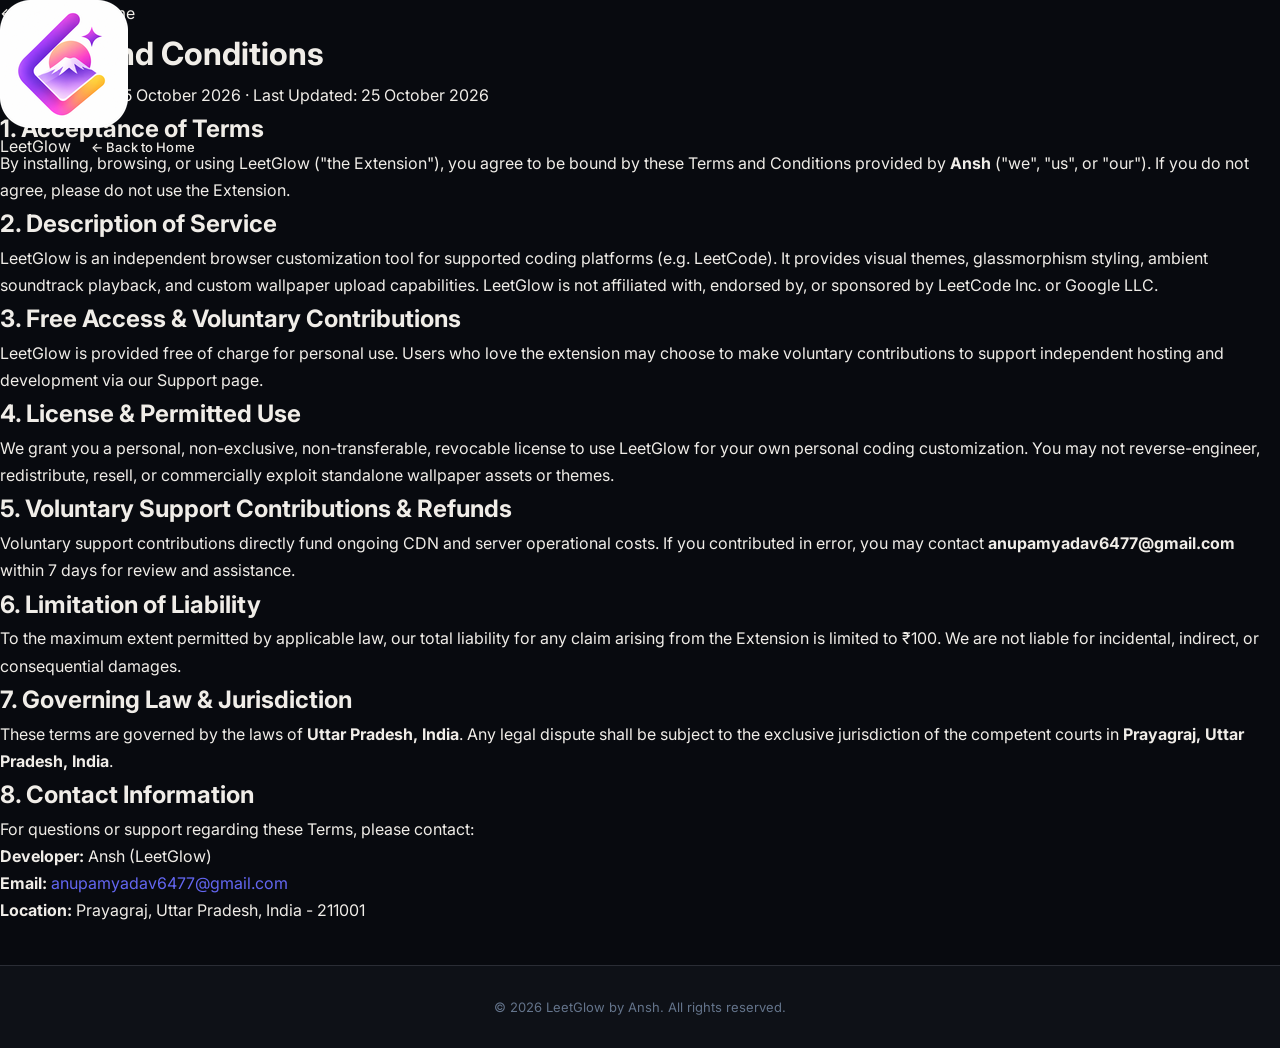
<file: docs/terms.html>
<!DOCTYPE html>
<html lang="en">
<head>
  <meta charset="UTF-8">
  <meta name="viewport" content="width=device-width, initial-scale=1.0">
  <title>Terms and Conditions — LeetGlow</title>
  <link rel="icon" type="image/png" href="assets/icon128.png">
  <link rel="preconnect" href="https://fonts.googleapis.com">
  <link rel="preconnect" href="https://fonts.gstatic.com" crossorigin>
  <link href="https://fonts.googleapis.com/css2?family=Inter:wght@400;500;600;700;800&display=swap" rel="stylesheet">
  <link rel="stylesheet" href="style.css">
</head>
<body>
  <header class="navbar">
    <div class="container">
      <a href="index.html" class="nav-brand">
        <img src="assets/icon128.png" alt="LeetGlow Logo" class="nav-logo">
        <span class="nav-title">LeetGlow</span>
      </a>
      <a href="index.html" class="btn btn-secondary" style="padding: 8px 16px; font-size: 13px;">← Back to Home</a>
    </div>
  </header>

  <main class="container">
    <div class="legal-container">
      <a href="index.html" class="back-link">← Return to Home</a>
      <div class="legal-header">
        <h1 class="legal-title">Terms and Conditions</h1>
        <p class="legal-meta">Effective Date: 25 October 2026 · Last Updated: 25 October 2026</p>
      </div>

      <div class="legal-content">
        <h2>1. Acceptance of Terms</h2>
        <p>By installing, browsing, or using LeetGlow ("the Extension"), you agree to be bound by these Terms and Conditions provided by <strong>Ansh</strong> ("we", "us", or "our"). If you do not agree, please do not use the Extension.</p>

        <h2>2. Description of Service</h2>
        <p>LeetGlow is an independent browser customization tool for supported coding platforms (e.g. LeetCode). It provides visual themes, glassmorphism styling, ambient soundtrack playback, and custom wallpaper upload capabilities. LeetGlow is not affiliated with, endorsed by, or sponsored by LeetCode Inc. or Google LLC.</p>

        <h2>3. Free Access & Voluntary Contributions</h2>
        <p>LeetGlow is provided free of charge for personal use. Users who love the extension may choose to make voluntary contributions to support independent hosting and development via our Support page.</p>

        <h2>4. License & Permitted Use</h2>
        <p>We grant you a personal, non-exclusive, non-transferable, revocable license to use LeetGlow for your own personal coding customization. You may not reverse-engineer, redistribute, resell, or commercially exploit standalone wallpaper assets or themes.</p>

        <h2>5. Voluntary Support Contributions & Refunds</h2>
        <p>Voluntary support contributions directly fund ongoing CDN and server operational costs. If you contributed in error, you may contact <strong>anupamyadav6477@gmail.com</strong> within 7 days for review and assistance.</p>

        <h2>6. Limitation of Liability</h2>
        <p>To the maximum extent permitted by applicable law, our total liability for any claim arising from the Extension is limited to ₹100. We are not liable for incidental, indirect, or consequential damages.</p>

        <h2>7. Governing Law & Jurisdiction</h2>
        <p>These terms are governed by the laws of <strong>Uttar Pradesh, India</strong>. Any legal dispute shall be subject to the exclusive jurisdiction of the competent courts in <strong>Prayagraj, Uttar Pradesh, India</strong>.</p>

        <h2>8. Contact Information</h2>
        <p>For questions or support regarding these Terms, please contact:</p>
        <p><strong>Developer:</strong> Ansh (LeetGlow)<br>
        <strong>Email:</strong> <a href="mailto:anupamyadav6477@gmail.com" style="color: #6366f1;">anupamyadav6477@gmail.com</a><br>
        <strong>Location:</strong> Prayagraj, Uttar Pradesh, India - 211001</p>
      </div>
    </div>
  </main>

  <footer class="footer" style="margin-top: 40px; padding: 30px 0;">
    <div class="container" style="text-align: center; font-size: 13px; color: #64748b;">
      © 2026 LeetGlow by Ansh. All rights reserved.
    </div>
  </footer>
</body>
</html>
</file>
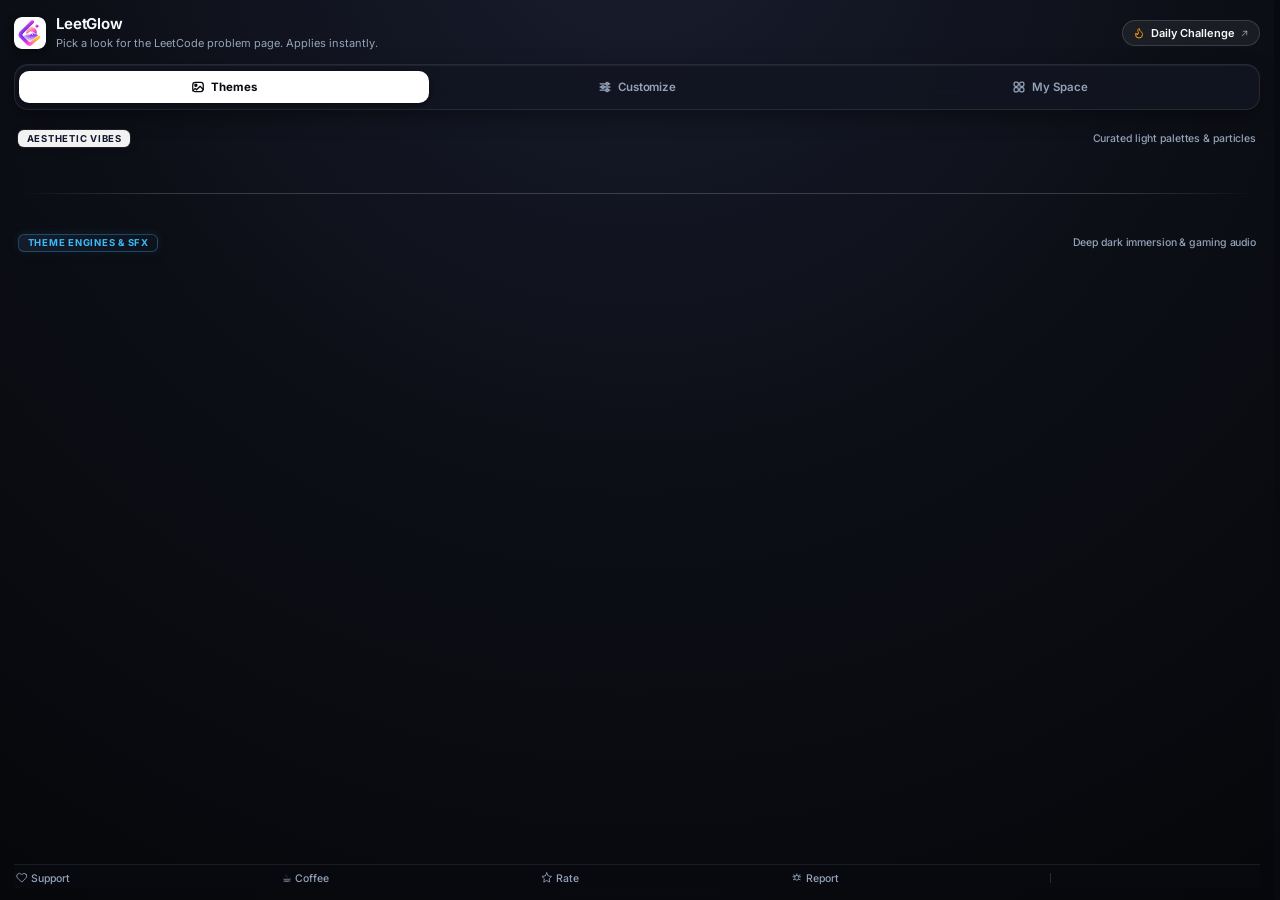
<file: src/popup.html>
<!DOCTYPE html>
<html lang="en">

<head>
  <meta charset="UTF-8" />
  <meta name="viewport" content="width=device-width, initial-scale=1.0" />
  <link rel="stylesheet" href="popup.css" />
  <link rel="stylesheet" href="myspace.css" />
  <title>LeetGlow – Aesthetic LeetCode Themes, Clean Animations & Focus Tools</title>
</head>

<body data-active-tab="tab-themes">
  <header class="head">
    <div class="head-left">
      <img class="mark" src="../icons/logo.png" alt="LeetGlow Logo" width="32" height="32" aria-hidden="true" />
      <div class="head-text">
        <h1>LeetGlow</h1>
        <p>Pick a look for the LeetCode problem page. Applies instantly.</p>
      </div>
    </div>
    <button id="openLeetCodeBtn" class="badge-open-leetcode" type="button" title="Open Daily Challenge on LeetCode" aria-label="Open Daily Challenge on LeetCode">
      <svg class="badge-flame-icon" viewBox="0 0 24 24" width="12" height="12" fill="none" stroke="currentColor" stroke-width="2" stroke-linecap="round" stroke-linejoin="round">
        <path d="M8.5 14.5A2.5 2.5 0 0 0 11 12c0-1.38-.5-2-1-3-1.072-2.143-.224-4.054 2-6 .5 2.5 2 4.9 4 6.5 2 1.6 3 3.5 3 5.5a7 7 0 1 1-14 0c0-1.153.433-2.294 1-3a2.5 2.5 0 0 0 2.5 3z"/>
      </svg>
      <span>Daily Challenge</span>
      <svg class="badge-arrow-icon" viewBox="0 0 16 16" width="9" height="9" fill="none" stroke="currentColor"
        stroke-width="1.8" stroke-linecap="round" stroke-linejoin="round">
        <line x1="4" y1="12" x2="12" y2="4" />
        <polyline points="6 4 12 4 12 10" />
      </svg>
    </button>
  </header>

  <!-- Navigation Segmented Tabs (Themes / Customize / My Space) -->
  <nav class="nav-tabs" role="tablist" aria-label="Sidebar navigation">
    <button id="tab-themes" class="nav-tab active" type="button" role="tab" aria-selected="true" tabindex="0"
      aria-controls="view-themes">
      <svg class="tab-icon" viewBox="0 0 20 20" width="14" height="14" fill="none" stroke="currentColor"
        stroke-width="1.8" stroke-linecap="round" stroke-linejoin="round">
        <rect x="2.5" y="3.5" width="15" height="13" rx="3.5" />
        <circle cx="7" cy="7.5" r="1.5" fill="currentColor" />
        <path d="M17.5 13.5l-4.5-4.5-5 5-2-2-3.5 3.5" />
      </svg>
      <span>Themes</span>
    </button>
    <button id="tab-customize" class="nav-tab" type="button" role="tab" aria-selected="false" tabindex="-1"
      aria-controls="view-customize">
      <svg class="tab-icon" viewBox="0 0 20 20" width="14" height="14" fill="none" stroke="currentColor"
        stroke-width="1.8" stroke-linecap="round">
        <line x1="3" y1="5.5" x2="17" y2="5.5" />
        <circle cx="13" cy="5.5" r="2" fill="var(--knob-bg, #fbe1eb)" stroke="currentColor" stroke-width="1.8" />
        <line x1="3" y1="10" x2="17" y2="10" />
        <circle cx="7" cy="10" r="2" fill="var(--knob-bg, #fbe1eb)" stroke="currentColor" stroke-width="1.8" />
        <line x1="3" y1="14.5" x2="17" y2="14.5" />
        <circle cx="13" cy="14.5" r="2" fill="var(--knob-bg, #fbe1eb)" stroke="currentColor" stroke-width="1.8" />
      </svg>
      <span>Customize</span>
    </button>
    <button id="tab-myspace" class="nav-tab" type="button" role="tab" aria-selected="false" tabindex="-1"
      aria-controls="view-myspace">
      <svg class="tab-icon" viewBox="0 0 20 20" width="14" height="14" fill="none" stroke="currentColor"
        stroke-width="1.8" stroke-linecap="round" stroke-linejoin="round">
        <rect x="3" y="3" width="6" height="6" rx="2" />
        <rect x="11" y="3" width="6" height="6" rx="2" />
        <rect x="3" y="11" width="6" height="6" rx="2" />
        <rect x="11" y="11" width="6" height="6" rx="2" />
      </svg>
      <span>My Space</span>
    </button>
  </nav>

  <!-- View 1: Themes (Default View) -->
  <div id="view-themes" class="tab-view active" role="tabpanel" aria-labelledby="tab-themes">
    <div class="theme-section-divider">
      <span class="section-badge badge-light">AESTHETIC VIBES</span>
      <span class="section-hint">Curated light palettes & particles</span>
    </div>
    <div id="curatedGrid" class="curated-grid" role="radiogroup" aria-label="Curated vibes"></div>

    <div class="curated-end-divider" aria-hidden="true"></div>

    <div class="theme-section-divider divider-dark">
      <span class="section-badge badge-dark">THEME ENGINES & SFX</span>
      <span class="section-hint">Deep dark immersion & gaming audio</span>
    </div>
    <div id="majorThemes" class="major-themes" role="radiogroup" aria-label="Major themes"></div>
  </div>

  <!-- View 2: Customize View -->
  <div id="view-customize" class="tab-view" role="tabpanel" aria-labelledby="tab-customize" hidden>
    <!-- Color Palette Card -->
    <div class="panel-card palette-card">
      <div class="panel-card-head">
        <div class="card-icon-title">
          <div class="card-icon-wrap palette-icon-wrap">
            <svg class="card-icon" viewBox="0 0 24 24" fill="none" stroke="currentColor" stroke-width="2"
              stroke-linecap="round" stroke-linejoin="round">
              <circle cx="13.5" cy="6.5" r=".5" fill="currentColor" />
              <circle cx="17.5" cy="10.5" r=".5" fill="currentColor" />
              <circle cx="8.5" cy="7.5" r=".5" fill="currentColor" />
              <circle cx="6.5" cy="12.5" r=".5" fill="currentColor" />
              <path
                d="M12 2C6.5 2 2 6.5 2 12s4.5 10 10 10c.926 0 1.648-.746 1.648-1.688 0-.437-.18-.835-.437-1.125-.29-.289-.438-.652-.438-1.125a1.64 1.64 0 0 1 1.668-1.668h1.996c3.051 0 5.555-2.503 5.555-5.554C21.965 6.012 17.461 2 12 2z" />
            </svg>
          </div>
          <div>
            <h3>Color Palette</h3>
            <p class="panel-card-sub">Choose a base color for the theme's accents and highlights.</p>
          </div>
        </div>
      </div>
      <div id="colorPaletteGrid" class="color-palette-grid" role="radiogroup" aria-label="Color Palette">
        <button class="palette-swatch-item active" data-palette="auto" type="button" role="radio" aria-checked="true"
          aria-label="Auto">
          <div class="palette-swatch-color swatch-auto">
            <svg class="swatch-check" viewBox="0 0 16 16" fill="none" stroke="#ffffff" stroke-width="2.6"
              stroke-linecap="round" stroke-linejoin="round">
              <polyline points="3.5 8.5 6.5 11.5 12.5 4.5" />
            </svg>
            <svg class="swatch-sparkle" viewBox="0 0 16 16" fill="#ffffff" width="11" height="11">
              <path d="M8 1l1.5 4.5L14 7l-4.5 1.5L8 13l-1.5-4.5L2 7l4.5-1.5z" />
            </svg>
          </div>
          <span class="palette-swatch-label">Auto</span>
        </button>
        <button class="palette-swatch-item" data-palette="pink" type="button" role="radio" aria-checked="false"
          aria-label="Pink">
          <div class="palette-swatch-color" style="background: linear-gradient(135deg, #f472b6, #ec4899);">
            <svg class="swatch-check" viewBox="0 0 16 16" fill="none" stroke="#ffffff" stroke-width="2.6"
              stroke-linecap="round" stroke-linejoin="round">
              <polyline points="3.5 8.5 6.5 11.5 12.5 4.5" />
            </svg>
          </div>
          <span class="palette-swatch-label">Pink</span>
        </button>
        <button class="palette-swatch-item" data-palette="purple" type="button" role="radio" aria-checked="false"
          aria-label="Purple">
          <div class="palette-swatch-color" style="background: linear-gradient(135deg, #c084fc, #a855f7);">
            <svg class="swatch-check" viewBox="0 0 16 16" fill="none" stroke="#ffffff" stroke-width="2.6"
              stroke-linecap="round" stroke-linejoin="round">
              <polyline points="3.5 8.5 6.5 11.5 12.5 4.5" />
            </svg>
          </div>
          <span class="palette-swatch-label">Purple</span>
        </button>
        <button class="palette-swatch-item" data-palette="blue" type="button" role="radio" aria-checked="false"
          aria-label="Blue">
          <div class="palette-swatch-color" style="background: linear-gradient(135deg, #60a5fa, #3b82f6);">
            <svg class="swatch-check" viewBox="0 0 16 16" fill="none" stroke="#ffffff" stroke-width="2.6"
              stroke-linecap="round" stroke-linejoin="round">
              <polyline points="3.5 8.5 6.5 11.5 12.5 4.5" />
            </svg>
          </div>
          <span class="palette-swatch-label">Blue</span>
        </button>
        <button class="palette-swatch-item" data-palette="cyan" type="button" role="radio" aria-checked="false"
          aria-label="Cyan">
          <div class="palette-swatch-color" style="background: linear-gradient(135deg, #22d3ee, #06b6d4);">
            <svg class="swatch-check" viewBox="0 0 16 16" fill="none" stroke="#ffffff" stroke-width="2.6"
              stroke-linecap="round" stroke-linejoin="round">
              <polyline points="3.5 8.5 6.5 11.5 12.5 4.5" />
            </svg>
          </div>
          <span class="palette-swatch-label">Cyan</span>
        </button>
        <button class="palette-swatch-item" data-palette="green" type="button" role="radio" aria-checked="false"
          aria-label="Green">
          <div class="palette-swatch-color" style="background: linear-gradient(135deg, #4ade80, #22c55e);">
            <svg class="swatch-check" viewBox="0 0 16 16" fill="none" stroke="#ffffff" stroke-width="2.6"
              stroke-linecap="round" stroke-linejoin="round">
              <polyline points="3.5 8.5 6.5 11.5 12.5 4.5" />
            </svg>
          </div>
          <span class="palette-swatch-label">Green</span>
        </button>
        <button class="palette-swatch-item" data-palette="amber" type="button" role="radio" aria-checked="false"
          aria-label="Amber">
          <div class="palette-swatch-color" style="background: linear-gradient(135deg, #fcd34d, #f59e0b);">
            <svg class="swatch-check" viewBox="0 0 16 16" fill="none" stroke="#ffffff" stroke-width="2.6"
              stroke-linecap="round" stroke-linejoin="round">
              <polyline points="3.5 8.5 6.5 11.5 12.5 4.5" />
            </svg>
          </div>
          <span class="palette-swatch-label">Amber</span>
        </button>
        <button class="palette-swatch-item" data-palette="red" type="button" role="radio" aria-checked="false"
          aria-label="Red">
          <div class="palette-swatch-color" style="background: linear-gradient(135deg, #f87171, #ef4444);">
            <svg class="swatch-check" viewBox="0 0 16 16" fill="none" stroke="#ffffff" stroke-width="2.6"
              stroke-linecap="round" stroke-linejoin="round">
              <polyline points="3.5 8.5 6.5 11.5 12.5 4.5" />
            </svg>
          </div>
          <span class="palette-swatch-label">Red</span>
        </button>
        <button class="palette-swatch-item" data-palette="dark" type="button" role="radio" aria-checked="false"
          aria-label="Dark">
          <div class="palette-swatch-color" style="background: linear-gradient(135deg, #64748b, #1e293b);">
            <svg class="swatch-check" viewBox="0 0 16 16" fill="none" stroke="#ffffff" stroke-width="2.6"
              stroke-linecap="round" stroke-linejoin="round">
              <polyline points="3.5 8.5 6.5 11.5 12.5 4.5" />
            </svg>
          </div>
          <span class="palette-swatch-label">Dark</span>
        </button>
      </div>
    </div>

    <!-- Pomodoro Timer Settings Card -->
    <div class="panel-card pomodoro-card">
      <div class="panel-card-head">
        <div class="card-icon-title">
          <div class="card-icon-wrap pomodoro-icon-wrap">
            <svg class="card-icon" viewBox="0 0 24 24" fill="none" stroke="currentColor" stroke-width="2"
              stroke-linecap="round" stroke-linejoin="round">
              <circle cx="12" cy="13" r="8" />
              <path d="M12 9v4l2.5 2.5" />
              <path d="M10 2h4" />
            </svg>
          </div>
          <div>
            <h3>Pomodoro Timer</h3>
            <p class="panel-card-sub">Configure focus and break intervals for deep coding sessions.</p>
          </div>
        </div>
      </div>

      <div class="pomo-settings-grid">
        <!-- Focus Duration -->
        <div class="pomo-setting-row">
          <div class="pomo-setting-header">
            <span class="pomo-setting-label">Focus Duration</span>
            <span id="pomoWorkVal" class="slider-val-badge pomo-val-badge">25 min</span>
          </div>
          <div class="slider-group">
            <input id="pomoWorkSlider" class="range-slider" type="range" min="5" max="60" step="5" value="25"
              aria-label="Focus interval duration" />
          </div>
        </div>

        <!-- Short Break -->
        <div class="pomo-setting-row">
          <div class="pomo-setting-header">
            <span class="pomo-setting-label">Short Break</span>
            <span id="pomoBreakVal" class="slider-val-badge pomo-val-badge">5 min</span>
          </div>
          <div class="slider-group">
            <input id="pomoBreakSlider" class="range-slider" type="range" min="1" max="15" step="1" value="5"
              aria-label="Short break duration" />
          </div>
        </div>

        <!-- Long Break -->
        <div class="pomo-setting-row">
          <div class="pomo-setting-header">
            <span class="pomo-setting-label">Long Break</span>
            <span id="pomoLongVal" class="slider-val-badge pomo-val-badge">15 min</span>
          </div>
          <div class="slider-group">
            <input id="pomoLongSlider" class="range-slider" type="range" min="5" max="30" step="5" value="15"
              aria-label="Long break duration" />
          </div>
        </div>

        <!-- Toggles: Sound Chime & Auto Start -->
        <div class="pomo-toggles-row">
          <label class="pomo-toggle-item" for="pomoSoundToggle">
            <input id="pomoSoundToggle" type="checkbox" checked />
            <span class="pomo-toggle-text">Sound chime on session finish</span>
          </label>
          <label class="pomo-toggle-item" for="pomoAutoToggle">
            <input id="pomoAutoToggle" type="checkbox" />
            <span class="pomo-toggle-text">Auto-start next session</span>
          </label>
        </div>
      </div>
    </div>

    <!-- Glass & Container Transparency Card (Merged) -->
    <div class="panel-card transparency-merged-card">
      <div class="panel-card-head">
        <div class="card-icon-title">
          <div class="card-icon-wrap transparency-icon-wrap">
            <svg class="card-icon" viewBox="0 0 16 16" fill="none" stroke="currentColor" stroke-width="1.6"
              stroke-linecap="round" stroke-linejoin="round">
              <rect x="2" y="2" width="7.5" height="7.5" rx="1.5" />
              <rect x="6.5" y="6.5" width="7.5" height="7.5" rx="1.5" stroke-dasharray="2 1.5" />
            </svg>
          </div>
          <div>
            <h3>Glass & Container Transparency</h3>
            <p class="panel-card-sub">Fine-tune wallpaper reveal across editor and interface containers.</p>
          </div>
        </div>
      </div>

      <div class="transparency-sliders-box">
        <!-- Coding Container Transparency Row -->
        <div class="dual-slider-row">
          <div class="dual-slider-head">
            <div class="dual-slider-label">
              <svg viewBox="0 0 16 16" width="12" height="12" fill="none" stroke="currentColor" stroke-width="1.8"
                stroke-linecap="round" stroke-linejoin="round">
                <polyline points="4.5 4.5 1.5 8 4.5 11.5" />
                <polyline points="11.5 4.5 14.5 8 11.5 11.5" />
                <line x1="9.5" y1="2.5" x2="6.5" y2="13.5" />
              </svg>
              <span>Coding Container Transparency</span>
            </div>
            <span id="editorTransVal" class="slider-val-badge">25%</span>
          </div>
          <div class="slider-group">
            <input id="editorTransSlider" class="range-slider" type="range" min="0" max="95" step="1" value="25"
              aria-label="Coding container transparency" />
          </div>
        </div>

        <!-- Interface Containers Transparency Row -->
        <div class="dual-slider-row">
          <div class="dual-slider-head">
            <div class="dual-slider-label">
              <svg viewBox="0 0 16 16" width="12" height="12" fill="none" stroke="currentColor" stroke-width="1.8"
                stroke-linecap="round" stroke-linejoin="round">
                <rect x="2.5" y="2.5" width="11" height="11" rx="1.5" />
                <line x1="2.5" y1="6.5" x2="13.5" y2="6.5" />
                <line x1="7.5" y1="6.5" x2="7.5" y2="13.5" />
              </svg>
              <span>Containers Transparency</span>
            </div>
            <span id="containerTransVal" class="slider-val-badge">30%</span>
          </div>
          <div class="slider-group">
            <input id="containerTransSlider" class="range-slider" type="range" min="0" max="95" step="1" value="30"
              aria-label="Containers transparency" />
          </div>
        </div>
      </div>

      <div class="slider-hint">
        <svg class="slider-hint-icon" viewBox="0 0 16 16" fill="none" stroke="currentColor" stroke-width="1.8"
          stroke-linecap="round" stroke-linejoin="round">
          <circle cx="8" cy="8" r="6" />
          <line x1="8" y1="7" x2="8" y2="11" />
          <circle cx="8" cy="4.5" r="0.5" fill="currentColor" />
        </svg>
        <span>Changes only apply when Anime theme is selected.</span>
      </div>
    </div>

    <!-- Animations & SFX Card -->
    <div class="panel-card animations-sfx-card">
      <div class="panel-card-head">
        <div class="card-icon-title">
          <div class="card-icon-wrap sfx-icon-wrap">
            <svg class="card-icon" viewBox="0 0 16 16" fill="none" stroke="currentColor" stroke-width="1.6"
              stroke-linecap="round" stroke-linejoin="round">
              <polygon points="7 3 3 6 1 6 1 10 3 10 7 13 7 3" fill="currentColor" />
              <path d="M10.5 4.5a5 5 0 0 1 0 7M13 2a8.5 8.5 0 0 1 0 12" />
            </svg>
          </div>
          <div>
            <h3>Animations & SFX</h3>
            <p class="panel-card-sub">Audio volume and live animation previews.</p>
          </div>
        </div>
        <span id="volumeVal" class="slider-val-badge">50%</span>
      </div>
      <div class="slider-group">
        <input id="volumeSlider" class="range-slider" type="range" min="0" max="100" step="1" value="50"
          aria-label="Sound effects volume" />
      </div>

      <!-- Compact Testing Badges -->
      <div class="sfx-preview-section">
        <div class="sfx-preview-title">Preview Animations & Sounds</div>
        <div class="sfx-badges-grid">
          <button class="sfx-badge-btn" type="button" data-moment="submit-start"
            title="Test Submit start animation & sound">
            <svg viewBox="0 0 16 16" width="9" height="9" fill="currentColor">
              <path
                d="m11.596 8.697-6.363 3.692c-.54.313-1.233-.066-1.233-.697V4.308c0-.63.692-1.01 1.233-.696l6.363 3.692a.802.802 0 0 1 0 1.393z" />
            </svg>
            <span>Submit</span>
          </button>
          <button class="sfx-badge-btn" type="button" data-moment="run-start" title="Test Run code animation & sound">
            <svg viewBox="0 0 16 16" width="9" height="9" fill="currentColor">
              <path
                d="m11.596 8.697-6.363 3.692c-.54.313-1.233-.066-1.233-.697V4.308c0-.63.692-1.01 1.233-.696l6.363 3.692a.802.802 0 0 1 0 1.393z" />
            </svg>
            <span>Run</span>
          </button>
          <button class="sfx-badge-btn" type="button" data-moment="ac" title="Test Accepted animation & sound">
            <svg viewBox="0 0 16 16" width="9" height="9" fill="currentColor">
              <path
                d="m11.596 8.697-6.363 3.692c-.54.313-1.233-.066-1.233-.697V4.308c0-.63.692-1.01 1.233-.696l6.363 3.692a.802.802 0 0 1 0 1.393z" />
            </svg>
            <span>Accepted</span>
          </button>
          <button class="sfx-badge-btn" type="button" data-moment="run" title="Test Tests Passed animation & sound">
            <svg viewBox="0 0 16 16" width="9" height="9" fill="currentColor">
              <path
                d="m11.596 8.697-6.363 3.692c-.54.313-1.233-.066-1.233-.697V4.308c0-.63.692-1.01 1.233-.696l6.363 3.692a.802.802 0 0 1 0 1.393z" />
            </svg>
            <span>Passed</span>
          </button>
          <button class="sfx-badge-btn" type="button" data-moment="wa" title="Test Wrong Answer animation & sound">
            <svg viewBox="0 0 16 16" width="9" height="9" fill="currentColor">
              <path
                d="m11.596 8.697-6.363 3.692c-.54.313-1.233-.066-1.233-.697V4.308c0-.63.692-1.01 1.233-.696l6.363 3.692a.802.802 0 0 1 0 1.393z" />
            </svg>
            <span>Wrong Answer</span>
          </button>
          <button class="sfx-badge-btn" type="button" data-moment="tle"
            title="Test Time Limit Exceeded animation & sound">
            <svg viewBox="0 0 16 16" width="9" height="9" fill="currentColor">
              <path
                d="m11.596 8.697-6.363 3.692c-.54.313-1.233-.066-1.233-.697V4.308c0-.63.692-1.01 1.233-.696l6.363 3.692a.802.802 0 0 1 0 1.393z" />
            </svg>
            <span>Time Limit</span>
          </button>
          <button class="sfx-badge-btn" type="button" data-moment="mle"
            title="Test Memory Limit Exceeded animation & sound">
            <svg viewBox="0 0 16 16" width="9" height="9" fill="currentColor">
              <path
                d="m11.596 8.697-6.363 3.692c-.54.313-1.233-.066-1.233-.697V4.308c0-.63.692-1.01 1.233-.696l6.363 3.692a.802.802 0 0 1 0 1.393z" />
            </svg>
            <span>Memory Limit</span>
          </button>
          <button class="sfx-badge-btn" type="button" data-moment="title"
            title="Test Episode Title Card animation & sound">
            <svg viewBox="0 0 16 16" width="9" height="9" fill="currentColor">
              <path
                d="m11.596 8.697-6.363 3.692c-.54.313-1.233-.066-1.233-.697V4.308c0-.63.692-1.01 1.233-.696l6.363 3.692a.802.802 0 0 1 0 1.393z" />
            </svg>
            <span>Title Card</span>
          </button>
        </div>
      </div>
    </div>

    <!-- Anime Experience & Moments Toggles Card -->
    <div class="panel-card anime-toggles-card">
      <div class="panel-card-head">
        <div class="card-icon-title">
          <div class="card-icon-wrap toggles-icon-wrap">
            <svg class="card-icon" viewBox="0 0 16 16" fill="none" stroke="currentColor" stroke-width="1.6"
              stroke-linecap="round" stroke-linejoin="round">
              <path d="M8 1.5l1.8 3.6L13.8 5.7l-2.9 2.8.7 4-3.6-1.9-3.6 1.9.7-4-2.9-2.8 4-0.6L8 1.5z" />
            </svg>
          </div>
          <div>
            <h3>Anime Experience & Moments</h3>
            <p class="panel-card-sub">Personalize cinematic animations, celebratory overlays and typography.</p>
          </div>
        </div>
      </div>

      <div class="custom-toggles-list">
        <!-- Toggle 1: Title Card -->
        <label class="custom-toggle-row" for="toggleTitleCard">
          <div class="toggle-text-col">
            <span class="toggle-main-title">Episode title card when you open a problem</span>
            <span class="toggle-sub-desc">Cinematic anime opening card for unsolved problems</span>
          </div>
          <span class="switch-toggle">
            <input id="toggleTitleCard" type="checkbox" checked />
            <span class="toggle-track"></span>
          </span>
        </label>

        <!-- Toggle 2: Verdict Moments -->
        <label class="custom-toggle-row" for="toggleMoments">
          <div class="toggle-text-col">
            <span class="toggle-main-title">Verdict moments after Run and Submit</span>
            <span class="toggle-sub-desc">Full-screen animations, sword slashes, speed lines and verdicts</span>
          </div>
          <span class="switch-toggle">
            <input id="toggleMoments" type="checkbox" checked />
            <span class="toggle-track"></span>
          </span>
        </label>

        <!-- Toggle 3: Japanese Typography (Default Off) -->
        <label class="custom-toggle-row" for="toggleJapanese">
          <div class="toggle-text-col">
            <span class="toggle-main-title">Japanese typography (第1話, 完了！ and arc titles)</span>
            <span class="toggle-sub-desc">Display Dela Gothic One kanji/kana stamps and arc titles</span>
          </div>
          <span class="switch-toggle">
            <input id="toggleJapanese" type="checkbox" />
            <span class="toggle-track"></span>
          </span>
        </label>

        <!-- Toggle 4: Offer Share Card -->
        <label class="custom-toggle-row" for="toggleShareCard">
          <div class="toggle-text-col">
            <span class="toggle-main-title">Offer share card after Accepted</span>
            <span class="toggle-sub-desc">Show card toast to easily share solution beats on social media</span>
          </div>
          <span class="switch-toggle">
            <input id="toggleShareCard" type="checkbox" checked />
            <span class="toggle-track"></span>
          </span>
        </label>

        <!-- Toggle 5: Show Anime Studio Card in Themes -->
        <label class="custom-toggle-row" for="toggleAnimeCard">
          <div class="toggle-text-col">
            <span class="toggle-main-title">Show Anime Themes in Themes tab</span>
            <span class="toggle-sub-desc">Display the Anime Themes expandable card in the main themes list</span>
          </div>
          <span class="switch-toggle">
            <input id="toggleAnimeCard" type="checkbox" checked />
            <span class="toggle-track"></span>
          </span>
        </label>
      </div>
    </div>

    <!-- Focus Mode -->
    <div class="panel-card">
      <div class="panel-card-head">
        <div class="card-icon-title">
          <div class="card-icon-wrap">
            <svg class="card-icon" viewBox="0 0 24 24" fill="none" stroke="currentColor" stroke-width="2"
              stroke-linecap="round" stroke-linejoin="round">
              <circle cx="12" cy="12" r="10" />
              <line x1="22" y1="12" x2="18" y2="12" />
              <line x1="6" y1="12" x2="2" y2="12" />
              <line x1="12" y1="6" x2="12" y2="2" />
              <line x1="12" y1="22" x2="12" y2="18" />
            </svg>
          </div>
          <div>
            <h3>Focus Mode</h3>
            <p class="panel-card-sub">Distraction free window.</p>
            <div class="panel-card-meta">
              <span class="key-pill">⌘ + Shift + .</span>
            </div>
          </div>
        </div>
        <label class="switch-toggle" title="Toggle Focus Mode (⌘+Shift+.)">
          <input id="focusSwitch" type="checkbox" />
          <span class="toggle-track"></span>
        </label>
      </div>
    </div>

    <!-- Reset to Default Button -->
    <div class="customize-actions">
      <button id="resetCustomizeBtn" class="btn-reset-default" type="button"
        title="Reset transparency and volume settings to original config">
        <svg viewBox="0 0 16 16" width="13" height="13" fill="none" stroke="currentColor" stroke-width="1.8"
          stroke-linecap="round" stroke-linejoin="round">
          <path d="M2.5 8a5.5 5.5 0 1 0 1.2-3.4L1.5 6" />
          <path d="M1.5 2v4h4" />
        </svg>
        <span>Reset to Default</span>
      </button>
      <span id="resetStatusText" class="reset-status-pill" hidden>Reset to Defaults ✓</span>
    </div>
  </div>

  <!-- View 3: My Space View -->
  <div id="view-myspace" class="tab-view" role="tabpanel" aria-labelledby="tab-myspace" hidden>
  </div>

  <!-- Sleek Single-Line Minimal Footer -->
  <footer class="foot">
    <div class="foot-actions">
      <button id="supportUsBtn" class="foot-link" type="button" title="Support LeetGlow (UPI & Cards)">
        <svg viewBox="0 0 24 24" class="foot-icon" fill="none" stroke="currentColor" stroke-width="1.8"
          stroke-linecap="round" stroke-linejoin="round">
          <path
            d="M20.84 4.61a5.5 5.5 0 0 0-7.78 0L12 5.67l-1.06-1.06a5.5 5.5 0 0 0-7.78 7.78l1.06 1.06L12 21.23l7.78-7.78 1.06-1.06a5.5 5.5 0 0 0 0-7.78z" />
        </svg>
        <span>Support</span>
      </button>

      <button id="bmcUsBtn" class="foot-link foot-bmc-link" type="button" title="Buy Me a Coffee (Global / US)">
        <span class="foot-bmc-emoji" aria-hidden="true">☕</span>
        <span>Coffee</span>
      </button>

      <button id="rateUsBtn" class="foot-link" type="button" title="Rate LeetGlow on Chrome Web Store">
        <svg viewBox="0 0 24 24" class="foot-icon" fill="none" stroke="currentColor" stroke-width="1.8"
          stroke-linecap="round" stroke-linejoin="round">
          <polygon
            points="12 2 15.09 8.26 22 9.27 17 14.14 18.18 21.02 12 17.77 5.82 21.02 7 14.14 2 9.27 8.91 8.26 12 2" />
        </svg>
        <span>Rate</span>
      </button>

      <button id="bug" class="foot-link" type="button" title="Report an issue">
        <svg viewBox="0 0 24 24" class="foot-icon" fill="none" stroke="currentColor" stroke-width="1.8"
          stroke-linecap="round" stroke-linejoin="round">
          <rect width="8" height="10" x="8" y="7" rx="4" />
          <path d="M12 4v3" />
          <path d="M4 10h4" />
          <path d="M16 10h4" />
          <path d="M5 16l3-1" />
          <path d="M19 16l-3-1" />
          <path d="M5 6l3 2" />
          <path d="M19 6l-3 2" />
        </svg>
        <span>Report</span>
      </button>

      <span class="foot-divider" aria-hidden="true"></span>
      <span id="ver" class="ver"></span>
    </div>
  </footer>

  <script src="anime/scenes.js"></script>
  <script src="anime/solver.js"></script>
  <script src="anime/process.js"></script>
  <script src="pixel/sprites.js"></script>
  <script src="support.js"></script>
  <script src="app-config.js"></script>
  <script src="anime/live-wallpapers.js"></script>
  <script src="leet-themes/themes.js"></script>
  <script src="leet-themes/config.js"></script>
  <script src="leet-themes/utils.js"></script>
  <script src="anime/sounds.js"></script>
  <script src="myspace-api.js"></script>
  <script src="myspace.js"></script>
  <script src="popup.js"></script>
</body>

</html>
</file>
<file: docs/style.css>
/* ============================================================
   LeetGlow Landing Page — Premium Stylesheet
   Dark editorial design. Warm amber accent. No rainbow gradients.
   ============================================================ */

/* ── 1. CSS Custom Properties ──────────────────────────────── */
:root {
  /* Color palette */
  --bg:          #080a0f;
  --surface:     #0e1117;
  --surface-2:   #131720;
  --text:        #f0ede8;
  --text-muted:  #9a9490;
  --text-dim:    #5a5652;
  --accent:      #d4a853;
  --accent-dim:  #a07e3a;
  --border:      #2a2d35;
  --border-light:#3a3d45;

  /* Typography */
  --font-serif:  'Instrument Serif', Georgia, serif;
  --font-sans:   'Inter', system-ui, -apple-system, sans-serif;
  --font-mono:   'JetBrains Mono', 'Fira Code', monospace;

  /* Spacing scale */
  --space-1:  4px;
  --space-2:  8px;
  --space-3:  12px;
  --space-4:  16px;
  --space-6:  24px;
  --space-8:  32px;
  --space-12: 48px;
  --space-16: 64px;
  --space-20: 80px;
  --space-24: 96px;
  --space-32: 128px;

  /* Animation */
  --ease:      cubic-bezier(0.4, 0, 0.2, 1);
  --ease-out:  cubic-bezier(0, 0, 0.2, 1);
  --duration:  0.4s;

  /* Layout */
  --max-w:      1280px;
  --content-w:  1100px;
  --radius:     6px;
  --radius-lg:  12px;
}

/* ── 2. Reset & Base ───────────────────────────────────────── */
*, *::before, *::after {
  box-sizing: border-box;
  margin: 0;
  padding: 0;
}

html {
  scroll-behavior: smooth;
  font-size: 16px;
  -webkit-text-size-adjust: 100%;
  text-rendering: optimizeLegibility;
  -webkit-font-smoothing: antialiased;
  -moz-osx-font-smoothing: grayscale;
}

body {
  background-color: var(--bg);
  color: var(--text);
  font-family: var(--font-sans);
  font-weight: 400;
  line-height: 1.7;
  overflow-x: hidden;
}

img, video {
  display: block;
  max-width: 100%;
  height: auto;
}

a {
  color: inherit;
  text-decoration: none;
}

ul {
  list-style: none;
}

button {
  background: none;
  border: none;
  cursor: pointer;
  font-family: inherit;
  color: inherit;
}

/* ── 3. Grain SVG (hidden, used as filter source) ─────────── */
.grain-svg {
  position: absolute;
  width: 0;
  height: 0;
  pointer-events: none;
  overflow: hidden;
}

/* ── 4. Utility Classes ────────────────────────────────────── */
.section-label {
  font-family: var(--font-mono);
  font-size: 0.7rem;
  letter-spacing: 0.15em;
  text-transform: uppercase;
  color: var(--accent);
  margin-bottom: var(--space-4);
}

.section-headline {
  font-family: var(--font-serif);
  font-style: italic;
  font-size: clamp(2.2rem, 5vw, 3.5rem);
  font-weight: 400;
  line-height: 1.12;
  color: var(--text);
  letter-spacing: -0.02em;
  margin-bottom: var(--space-6);
}

.section-headline em {
  font-style: italic;
  color: var(--text);
}

.section-sub {
  font-size: 1.05rem;
  font-weight: 300;
  color: var(--text-muted);
  line-height: 1.75;
  max-width: 54ch;
}

/* ── 5. Scroll Reveal ──────────────────────────────────────── */
.reveal-item {
  opacity: 0;
  transform: translateY(28px);
  transition:
    opacity 0.65s var(--ease-out),
    transform 0.65s var(--ease-out);
}

.reveal-item.revealed {
  opacity: 1;
  transform: translateY(0);
}

/* Staggered delay for hero children */
.hero .reveal-item:nth-child(1) { transition-delay: 0.05s; }
.hero .reveal-item:nth-child(2) { transition-delay: 0.15s; }
.hero .reveal-item:nth-child(3) { transition-delay: 0.25s; }
.hero .reveal-item:nth-child(4) { transition-delay: 0.35s; }
.hero .reveal-item:nth-child(5) { transition-delay: 0.45s; }
.hero .reveal-item:nth-child(6) { transition-delay: 0.55s; }

/* ── 6. Buttons ────────────────────────────────────────────── */
.btn {
  display: inline-flex;
  align-items: center;
  gap: var(--space-2);
  padding: 11px 24px;
  border-radius: var(--radius);
  font-family: var(--font-sans);
  font-size: 0.9rem;
  font-weight: 500;
  letter-spacing: 0.01em;
  transition:
    background var(--duration) var(--ease),
    color var(--duration) var(--ease),
    border-color var(--duration) var(--ease),
    opacity var(--duration) var(--ease);
  cursor: pointer;
  white-space: nowrap;
}

.btn-primary {
  background: var(--accent);
  color: #0a0800;
  border: 1px solid var(--accent);
}

.btn-primary:hover {
  background: #e8bc68;
  border-color: #e8bc68;
}

.btn-primary:focus-visible {
  outline: 2px solid var(--accent);
  outline-offset: 3px;
}

.btn-nav {
  background: transparent;
  color: var(--text);
  border: 1px solid var(--border-light);
  padding: 8px 18px;
  font-size: 0.85rem;
}

.btn-nav:hover {
  border-color: var(--accent);
  color: var(--accent);
}

.btn-large {
  padding: 14px 32px;
  font-size: 0.95rem;
}

.btn-text-link {
  display: inline-flex;
  align-items: center;
  gap: var(--space-2);
  font-family: var(--font-sans);
  font-size: 0.9rem;
  font-weight: 400;
  color: var(--text-muted);
  text-decoration: none;
  transition: color var(--duration) var(--ease), gap var(--duration) var(--ease);
  cursor: pointer;
  background: none;
  border: none;
  padding: 0;
}

.btn-text-link:hover {
  color: var(--text);
  gap: var(--space-3);
}

.btn-text-link svg {
  transition: transform var(--duration) var(--ease);
}

.btn-text-link:hover svg {
  transform: translateX(4px);
}

/* ── 7. Navbar ─────────────────────────────────────────────── */
.navbar {
  position: fixed;
  top: 0;
  left: 0;
  right: 0;
  z-index: 100;
  transition:
    background var(--duration) var(--ease),
    border-color var(--duration) var(--ease),
    backdrop-filter var(--duration) var(--ease);
  border-bottom: 1px solid transparent;
}

.navbar.scrolled {
  background: rgba(8, 10, 15, 0.88);
  border-bottom-color: var(--border);
  backdrop-filter: blur(20px) saturate(180%);
  -webkit-backdrop-filter: blur(20px) saturate(180%);
}

.navbar-inner {
  display: flex;
  align-items: center;
  gap: var(--space-8);
  max-width: var(--max-w);
  margin: 0 auto;
  padding: 0 var(--space-8);
  height: 64px;
}

.nav-logo {
  display: flex;
  align-items: center;
  gap: var(--space-3);
  flex-shrink: 0;
}

.nav-icon {
  width: 28px;
  height: 28px;
  border-radius: 6px;
}

.nav-wordmark {
  font-family: var(--font-serif);
  font-size: 1.2rem;
  font-style: italic;
  letter-spacing: -0.01em;
}

.nav-links {
  display: flex;
  align-items: center;
  gap: var(--space-8);
  margin-left: auto;
}

.nav-links a {
  font-size: 0.875rem;
  font-weight: 400;
  color: var(--text-muted);
  letter-spacing: 0.01em;
  transition: color var(--duration) var(--ease);
  position: relative;
}

.nav-links a::after {
  content: '';
  position: absolute;
  bottom: -3px;
  left: 0;
  right: 0;
  height: 1px;
  background: var(--accent);
  transform: scaleX(0);
  transform-origin: left;
  transition: transform var(--duration) var(--ease);
}

.nav-links a:hover {
  color: var(--text);
}

.nav-links a:hover::after {
  transform: scaleX(1);
}

.nav-toggle {
  display: none;
  flex-direction: column;
  gap: 5px;
  padding: var(--space-2);
  margin-left: auto;
}

.nav-toggle span {
  display: block;
  width: 22px;
  height: 1.5px;
  background: var(--text);
  transition: transform var(--duration) var(--ease), opacity var(--duration) var(--ease);
}

.nav-mobile-menu {
  display: none;
  flex-direction: column;
  gap: var(--space-1);
  padding: var(--space-4) var(--space-8) var(--space-6);
  background: rgba(8, 10, 15, 0.97);
  border-top: 1px solid var(--border);
  backdrop-filter: blur(20px);
}

.nav-mobile-menu.open {
  display: flex;
}

.nav-mobile-menu a {
  font-size: 1rem;
  font-weight: 400;
  color: var(--text-muted);
  padding: var(--space-3) 0;
  border-bottom: 1px solid var(--border);
  transition: color var(--duration) var(--ease);
}

.nav-mobile-menu a:hover,
.nav-mobile-menu a:last-child {
  color: var(--text);
  border-color: transparent;
}

/* ── 8. Hero Section ───────────────────────────────────────── */
.hero {
  position: relative;
  min-height: 100svh;
  display: flex;
  align-items: center;
  justify-content: center;
  padding: 120px var(--space-8) var(--space-32);
  overflow: hidden;
}

.hero-grain {
  position: absolute;
  inset: 0;
  pointer-events: none;
  opacity: 0.035;
  background-image: url("data:image/svg+xml,%3Csvg viewBox='0 0 256 256' xmlns='http://www.w3.org/2000/svg'%3E%3Cfilter id='noise'%3E%3CfeTurbulence type='fractalNoise' baseFrequency='0.9' numOctaves='4' stitchTiles='stitch'/%3E%3C/filter%3E%3Crect width='100%25' height='100%25' filter='url(%23noise)'/%3E%3C/svg%3E");
  background-size: 200px 200px;
  animation: grainShift 8s steps(10) infinite;
}

@keyframes grainShift {
  0%   { transform: translate(0, 0); }
  10%  { transform: translate(-2%, -3%); }
  20%  { transform: translate(3%, 1%); }
  30%  { transform: translate(-1%, 4%); }
  40%  { transform: translate(4%, -2%); }
  50%  { transform: translate(-3%, 3%); }
  60%  { transform: translate(2%, -4%); }
  70%  { transform: translate(-4%, 1%); }
  80%  { transform: translate(1%, -1%); }
  90%  { transform: translate(3%, 4%); }
  100% { transform: translate(0, 0); }
}

/* Subtle radial glow behind hero */
.hero::before {
  content: '';
  position: absolute;
  top: 50%;
  left: 50%;
  transform: translate(-50%, -55%);
  width: 70vw;
  height: 60vh;
  background: radial-gradient(ellipse, rgba(212, 168, 83, 0.06) 0%, transparent 70%);
  pointer-events: none;
}

.hero-inner {
  position: relative;
  z-index: 1;
  max-width: 780px;
  text-align: center;
}

.hero-eyebrow {
  font-family: var(--font-mono);
  font-size: 0.7rem;
  letter-spacing: 0.18em;
  text-transform: uppercase;
  color: var(--accent);
  margin-bottom: var(--space-6);
}

.hero-headline {
  font-family: var(--font-serif);
  font-style: italic;
  font-size: clamp(3rem, 8vw, 6rem);
  font-weight: 400;
  line-height: 1.05;
  letter-spacing: -0.03em;
  color: var(--text);
  margin-bottom: var(--space-8);
}

.hero-headline em {
  color: var(--accent);
}

.hero-sub {
  font-size: clamp(1rem, 2.5vw, 1.15rem);
  font-weight: 300;
  color: var(--text-muted);
  line-height: 1.75;
  margin-bottom: var(--space-8);
  max-width: 52ch;
  margin-left: auto;
  margin-right: auto;
}

.hero-actions {
  display: flex;
  align-items: center;
  justify-content: center;
  gap: var(--space-6);
  flex-wrap: wrap;
  margin-bottom: var(--space-8);
}

.hero-badges {
  display: flex;
  align-items: center;
  justify-content: center;
  gap: var(--space-3);
  flex-wrap: wrap;
}

.badge {
  font-family: var(--font-mono);
  font-size: 0.7rem;
  letter-spacing: 0.06em;
  color: var(--text-dim);
  border: 1px solid var(--border);
  padding: 4px 10px;
  border-radius: 999px;
}

.hero-scroll-hint {
  position: absolute;
  bottom: var(--space-8);
  left: 50%;
  transform: translateX(-50%);
  display: flex;
  flex-direction: column;
  align-items: center;
  gap: var(--space-2);
}

.scroll-line {
  display: block;
  width: 1px;
  height: 40px;
  background: linear-gradient(to bottom, var(--border-light), transparent);
  animation: scrollPulse 2s ease-in-out infinite;
}

@keyframes scrollPulse {
  0%, 100% { opacity: 0.4; transform: scaleY(1); }
  50%       { opacity: 1;   transform: scaleY(0.6); }
}

.scroll-label {
  font-family: var(--font-mono);
  font-size: 0.6rem;
  letter-spacing: 0.15em;
  text-transform: uppercase;
  color: var(--text-dim);
}

.br-desktop { display: block; }

/* ── 9. Stats Marquee ──────────────────────────────────────── */
.stats-marquee {
  overflow: hidden;
  border-top: 1px solid var(--border);
  border-bottom: 1px solid var(--border);
  background: var(--surface);
  padding: 0;
}

.marquee-track {
  display: flex;
  overflow: hidden;
}

.marquee-inner {
  display: flex;
  align-items: center;
  gap: var(--space-8);
  padding: var(--space-4) 0;
  white-space: nowrap;
  animation: marquee 28s linear infinite;
  will-change: transform;
}

.marquee-inner span {
  font-family: var(--font-mono);
  font-size: 0.75rem;
  letter-spacing: 0.06em;
  color: var(--text-muted);
  flex-shrink: 0;
}

.marquee-dot {
  color: var(--accent) !important;
  font-size: 1rem !important;
}

@keyframes marquee {
  0%   { transform: translateX(0); }
  100% { transform: translateX(-50%); }
}

@media (prefers-reduced-motion: reduce) {
  .marquee-inner { animation: none; }
  .hero-grain   { animation: none; }
}

/* ── 10. Theme Gallery ─────────────────────────────────────── */
.themes-gallery {
  padding: var(--space-32) var(--space-8);
  max-width: var(--max-w);
  margin: 0 auto;
}

.gallery-header {
  text-align: center;
  margin-bottom: var(--space-16);
}

.gallery-header .section-sub {
  margin: 0 auto;
}

.gallery-viewport {
  display: flex;
  overflow-x: auto;
  scroll-snap-type: x mandatory;
  scroll-behavior: smooth;
  -webkit-overflow-scrolling: touch;
  gap: var(--space-4);
  padding-bottom: var(--space-4);
  cursor: grab;
  user-select: none;
}

.gallery-viewport:active {
  cursor: grabbing;
}

.gallery-viewport::-webkit-scrollbar {
  height: 3px;
}

.gallery-viewport::-webkit-scrollbar-track {
  background: var(--surface);
}

.gallery-viewport::-webkit-scrollbar-thumb {
  background: var(--border-light);
  border-radius: 2px;
}

.theme-card {
  scroll-snap-align: start;
  flex: 0 0 min(340px, 85vw);
  border: 1px solid var(--border);
  border-radius: var(--radius-lg);
  overflow: hidden;
  background: var(--surface);
  transition:
    border-color var(--duration) var(--ease),
    transform var(--duration) var(--ease);
  position: relative;
}

.theme-card:hover {
  border-color: var(--border-light);
  transform: translateY(-4px);
}

.theme-card-preview {
  height: 220px;
  display: flex;
  align-items: flex-end;
  padding: var(--space-4);
  position: relative;
  overflow: hidden;
}

.theme-card-bg {
  position: absolute;
  inset: 0;
  transition: transform 0.8s var(--ease);
}

.theme-card:hover .theme-card-bg {
  transform: scale(1.04);
}

.theme-card-cat {
  position: relative;
  z-index: 1;
  font-family: var(--font-mono);
  font-size: 0.65rem;
  letter-spacing: 0.12em;
  text-transform: uppercase;
  background: rgba(0,0,0,0.55);
  backdrop-filter: blur(8px);
  color: rgba(255,255,255,0.8);
  padding: 4px 10px;
  border-radius: 999px;
  border: 1px solid rgba(255,255,255,0.12);
}

.theme-card-body {
  padding: var(--space-6);
}

.theme-card-name {
  font-family: var(--font-serif);
  font-style: italic;
  font-size: 1.5rem;
  font-weight: 400;
  line-height: 1.2;
  letter-spacing: -0.02em;
  color: var(--text);
  margin-bottom: var(--space-1);
}

.theme-card-tagline {
  font-family: var(--font-mono);
  font-size: 0.72rem;
  color: var(--text-muted);
  letter-spacing: 0.04em;
  margin-bottom: var(--space-4);
}

.theme-swatches {
  display: flex;
  gap: var(--space-2);
}

.theme-swatch {
  width: 28px;
  height: 28px;
  border-radius: 50%;
  border: 1px solid rgba(255,255,255,0.08);
  transition: transform 0.2s var(--ease);
}

.theme-card:hover .theme-swatch {
  transform: scale(1.1);
}

.gallery-controls {
  display: flex;
  align-items: center;
  justify-content: center;
  gap: var(--space-4);
  margin-top: var(--space-8);
}

.gallery-btn {
  width: 40px;
  height: 40px;
  border-radius: 50%;
  border: 1px solid var(--border-light);
  display: flex;
  align-items: center;
  justify-content: center;
  color: var(--text-muted);
  transition:
    border-color var(--duration) var(--ease),
    color var(--duration) var(--ease),
    background var(--duration) var(--ease);
}

.gallery-btn:hover {
  border-color: var(--accent);
  color: var(--accent);
  background: rgba(212, 168, 83, 0.08);
}

.gallery-btn:focus-visible {
  outline: 2px solid var(--accent);
  outline-offset: 2px;
}

.gallery-dots {
  display: flex;
  gap: var(--space-2);
  align-items: center;
}

.gallery-dot {
  width: 6px;
  height: 6px;
  border-radius: 50%;
  background: var(--border-light);
  transition: background var(--duration) var(--ease), width var(--duration) var(--ease);
  cursor: pointer;
  border: none;
  padding: 0;
}

.gallery-dot.active {
  background: var(--accent);
  width: 20px;
  border-radius: 3px;
}

/* ── 11. Story Chapters ────────────────────────────────────── */
.story-chapters {
  position: relative;
  padding: var(--space-32) 0;
}

.chapters-inner {
  max-width: var(--content-w);
  margin: 0 auto;
  padding: 0 var(--space-8);
  position: relative;
}

/* Sticky chapter spine */
.chapter-spine {
  position: absolute;
  left: var(--space-8);
  top: 0;
  bottom: 0;
  width: 1px;
  pointer-events: none;
}

@media (min-width: 1024px) {
  .chapter-spine {
    left: -var(--space-16);
  }
}

.spine-line {
  position: absolute;
  top: 0;
  bottom: 0;
  left: 0;
  width: 1px;
  background: var(--border);
}

.spine-marker {
  position: sticky;
  top: 50%;
  width: 9px;
  height: 9px;
  border-radius: 50%;
  background: var(--accent);
  margin-left: -4px;
  transition: top 0.3s var(--ease);
  box-shadow: 0 0 12px rgba(212, 168, 83, 0.4);
}

/* Chapter articles */
.chapter {
  padding: var(--space-24) 0;
  border-bottom: 1px solid var(--border);
}

.chapter:last-child {
  border-bottom: none;
}

.chapter-meta {
  display: flex;
  align-items: center;
  gap: var(--space-4);
  margin-bottom: var(--space-12);
  padding-left: 28px;
}

.chapter-num {
  font-family: var(--font-mono);
  font-size: 0.65rem;
  letter-spacing: 0.15em;
  color: var(--accent);
  text-transform: uppercase;
}

.chapter-title {
  font-family: var(--font-mono);
  font-size: 0.65rem;
  letter-spacing: 0.1em;
  color: var(--text-dim);
  text-transform: uppercase;
}

.chapter-body {
  display: grid;
  grid-template-columns: 1fr 1fr;
  gap: var(--space-16);
  align-items: center;
  padding-left: 28px;
}

.chapter-body.chapter-right .chapter-text {
  order: 2;
}

.chapter-body.chapter-right .chapter-visual {
  order: 1;
}

.chapter-text p {
  font-size: 1rem;
  font-weight: 300;
  color: var(--text-muted);
  line-height: 1.85;
  margin-bottom: var(--space-4);
  max-width: 48ch;
}

.chapter-text p:last-child {
  margin-bottom: 0;
}

.chapter-headline {
  font-family: var(--font-serif);
  font-style: italic;
  font-size: clamp(2rem, 4vw, 3rem);
  font-weight: 400;
  line-height: 1.1;
  letter-spacing: -0.025em;
  color: var(--text);
  margin-bottom: var(--space-6);
}

.chapter-headline em {
  color: var(--accent);
}

/* Ch.01 Visuals */
.palette-showcase {
  display: flex;
  flex-direction: column;
  gap: var(--space-3);
  margin-bottom: var(--space-6);
}

.palette-row {
  display: flex;
  align-items: center;
  gap: var(--space-2);
  padding: var(--space-3) var(--space-4);
  border: 1px solid var(--border);
  border-radius: var(--radius);
  background: var(--surface);
  transition: border-color var(--duration) var(--ease);
}

.palette-row:hover {
  border-color: var(--border-light);
}

.palette-swatch {
  width: 22px;
  height: 22px;
  border-radius: 50%;
  border: 1px solid rgba(255,255,255,0.06);
  flex-shrink: 0;
}

.palette-name {
  font-family: var(--font-mono);
  font-size: 0.72rem;
  color: var(--text-muted);
  letter-spacing: 0.06em;
  margin-left: auto;
}

.wallpaper-strip {
  display: grid;
  grid-template-columns: repeat(4, 1fr);
  gap: var(--space-2);
  border-radius: var(--radius);
  overflow: hidden;
}

.wallpaper-thumb {
  width: 100%;
  aspect-ratio: 4/3;
  object-fit: cover;
  transition: transform 0.5s var(--ease);
}

.wallpaper-thumb:hover {
  transform: scale(1.08);
}

/* Ch.02 Visuals — mini timer */
.timer-mockup-mini {
  display: flex;
  flex-direction: column;
  align-items: center;
  gap: var(--space-4);
}

.timer-ring-mini {
  position: relative;
  width: 180px;
  height: 180px;
}

.ring-svg-mini {
  width: 100%;
  height: 100%;
  transform: rotate(-90deg);
}

.ring-track-mini {
  fill: none;
  stroke: var(--border);
  stroke-width: 4;
}

.ring-fill-mini {
  fill: none;
  stroke: var(--accent);
  stroke-width: 4;
  stroke-linecap: round;
  stroke-dasharray: 314;
  stroke-dashoffset: 0;
  transition: stroke-dashoffset 1s var(--ease);
}

.timer-center-mini {
  position: absolute;
  inset: 0;
  display: flex;
  align-items: center;
  justify-content: center;
}

.timer-digits-mini {
  font-family: var(--font-mono);
  font-size: 1.8rem;
  color: var(--text);
  letter-spacing: -0.02em;
}

.timer-label-mini {
  font-family: var(--font-mono);
  font-size: 0.65rem;
  letter-spacing: 0.12em;
  text-transform: uppercase;
  color: var(--text-dim);
}

/* Ch.03 Visuals — acceptance toast */
.accepted-showcase {
  position: relative;
  padding: var(--space-8);
  background: var(--surface);
  border: 1px solid var(--border);
  border-radius: var(--radius-lg);
  min-height: 160px;
  display: flex;
  flex-direction: column;
  align-items: center;
  justify-content: center;
  gap: var(--space-6);
  overflow: hidden;
}

.accepted-toast {
  display: flex;
  align-items: center;
  gap: var(--space-3);
  padding: var(--space-3) var(--space-6);
  background: rgba(34, 197, 94, 0.08);
  border: 1px solid rgba(34, 197, 94, 0.25);
  border-radius: 999px;
  transition: opacity var(--duration) var(--ease), transform var(--duration) var(--ease);
}

.accepted-toast.pulse {
  animation: toastPulse 0.6s var(--ease-out) forwards;
}

@keyframes toastPulse {
  0%   { opacity: 0; transform: scale(0.9) translateY(8px); }
  100% { opacity: 1; transform: scale(1) translateY(0); }
}

.accepted-dot {
  width: 8px;
  height: 8px;
  border-radius: 50%;
  background: #22c55e;
  box-shadow: 0 0 10px rgba(34, 197, 94, 0.6);
  flex-shrink: 0;
  animation: dotGlow 2s ease-in-out infinite;
}

@keyframes dotGlow {
  0%, 100% { box-shadow: 0 0 8px rgba(34, 197, 94, 0.5); }
  50%       { box-shadow: 0 0 18px rgba(34, 197, 94, 0.9); }
}

.accepted-label {
  font-family: var(--font-sans);
  font-size: 0.9rem;
  font-weight: 500;
  color: #4ade80;
  display: block;
  line-height: 1.2;
}

.accepted-meta {
  font-family: var(--font-mono);
  font-size: 0.7rem;
  color: rgba(74, 222, 128, 0.7);
  display: block;
  letter-spacing: 0.04em;
}

.confetti-area {
  position: absolute;
  inset: 0;
  pointer-events: none;
}

.petal {
  position: absolute;
  top: -10px;
  left: var(--x, 50%);
  width: 8px;
  height: 8px;
  border-radius: 50% 0;
  background: var(--accent);
  opacity: 0;
  transform: rotate(var(--r, 0deg));
}

.petal:nth-child(2n) { background: #e88fa0; width: 6px; height: 10px; }
.petal:nth-child(3n) { background: #8fa8e8; }

.petal.falling {
  animation: petalFall 1.4s var(--delay, 0s) var(--ease-out) forwards;
}

@keyframes petalFall {
  0%   { opacity: 0; transform: translateY(0) rotate(var(--r, 0deg)); }
  10%  { opacity: 1; }
  100% { opacity: 0; transform: translateY(150px) rotate(calc(var(--r, 0deg) + 180deg)); }
}

.replay-btn {
  font-family: var(--font-mono);
  font-size: 0.7rem;
  letter-spacing: 0.08em;
  text-transform: uppercase;
  color: var(--text-dim);
  border: 1px solid var(--border);
  padding: 6px 16px;
  border-radius: var(--radius);
  transition: color var(--duration) var(--ease), border-color var(--duration) var(--ease);
}

.replay-btn:hover {
  color: var(--text-muted);
  border-color: var(--border-light);
}

/* Ch.04 Visuals — share card */
.share-card-mockup {
  background: var(--surface-2);
  border: 1px solid var(--border);
  border-radius: var(--radius-lg);
  overflow: hidden;
  font-size: 0.85rem;
}

.share-card-header {
  display: flex;
  align-items: center;
  gap: var(--space-3);
  padding: var(--space-4) var(--space-5);
  border-bottom: 1px solid var(--border);
}

.share-avatar {
  width: 32px;
  height: 32px;
  border-radius: 50%;
  background: linear-gradient(135deg, #d8538c, #8f7be8);
  flex-shrink: 0;
}

.share-user-info {
  display: flex;
  flex-direction: column;
  gap: 1px;
}

.share-username {
  font-family: var(--font-sans);
  font-size: 0.8rem;
  font-weight: 500;
  color: var(--text);
}

.share-time {
  font-family: var(--font-mono);
  font-size: 0.65rem;
  color: var(--text-dim);
}

.share-theme-badge {
  margin-left: auto;
  font-family: var(--font-mono);
  font-size: 0.62rem;
  letter-spacing: 0.06em;
  text-transform: uppercase;
  color: #d8538c;
  border: 1px solid rgba(216,83,140,0.3);
  padding: 3px 8px;
  border-radius: 999px;
}

.share-card-code {
  padding: var(--space-4) var(--space-5);
  background: #100d14;
  position: relative;
}

.code-lang {
  position: absolute;
  top: var(--space-3);
  right: var(--space-4);
  font-family: var(--font-mono);
  font-size: 0.6rem;
  letter-spacing: 0.1em;
  color: var(--text-dim);
  text-transform: uppercase;
}

.share-code {
  font-family: var(--font-mono);
  font-size: 0.78rem;
  line-height: 1.65;
  color: var(--text-muted);
  overflow-x: auto;
  white-space: pre;
}

.share-card-footer {
  display: flex;
  align-items: center;
  justify-content: space-between;
  padding: var(--space-3) var(--space-5);
  border-top: 1px solid var(--border);
}

.share-result {
  font-family: var(--font-mono);
  font-size: 0.7rem;
  color: #4ade80;
  letter-spacing: 0.04em;
}

.share-time-meta {
  font-family: var(--font-mono);
  font-size: 0.7rem;
  color: var(--text-dim);
}

/* ── 12. Editor Demo ───────────────────────────────────────── */
.editor-demo {
  padding: var(--space-32) var(--space-8);
  background: var(--surface);
  border-top: 1px solid var(--border);
  border-bottom: 1px solid var(--border);
}

.editor-demo-inner {
  max-width: var(--content-w);
  margin: 0 auto;
}

.editor-header-text {
  margin-bottom: var(--space-12);
}

.editor-layout {
  display: grid;
  grid-template-rows: auto 1fr;
  gap: var(--space-4);
}

.editor-theme-picker {
  display: flex;
  gap: var(--space-2);
  flex-wrap: wrap;
}

.theme-tab {
  font-family: var(--font-mono);
  font-size: 0.75rem;
  letter-spacing: 0.06em;
  color: var(--text-muted);
  border: 1px solid var(--border);
  padding: 7px 16px;
  border-radius: var(--radius);
  transition:
    color var(--duration) var(--ease),
    border-color var(--duration) var(--ease),
    background var(--duration) var(--ease);
}

.theme-tab:hover {
  border-color: var(--border-light);
  color: var(--text);
}

.theme-tab.active {
  border-color: var(--accent);
  color: var(--accent);
  background: rgba(212, 168, 83, 0.06);
}

/* Monaco window */
.monaco-window {
  border: 1px solid var(--border);
  border-radius: var(--radius-lg);
  overflow: hidden;
  font-family: var(--font-mono);
  position: relative;
  transition: background var(--duration) var(--ease), border-color var(--duration) var(--ease);
}

/* Theme states for Monaco */
.monaco-window[data-active-theme="midnight-ink"] {
  --editor-bg: #0b0d10;
  --editor-sidebar: #0f1215;
  --editor-text: #e9edf2;
  --editor-keyword: #7aa2ff;
  --editor-fn: #c4b5fd;
  --editor-class: #e9edf2;
  --editor-type: #7aa2ff;
  --editor-self: #a78bfa;
  --editor-comment: #4a5060;
  --editor-linenum: #3a3d45;
  --editor-border: #1e2128;
}

.monaco-window[data-active-theme="sakura-dream"] {
  --editor-bg: #1a0e18;
  --editor-sidebar: #1e1020;
  --editor-text: #f5e8f0;
  --editor-keyword: #d8538c;
  --editor-fn: #c4a0e8;
  --editor-class: #f5e8f0;
  --editor-type: #d8538c;
  --editor-self: #8f7be8;
  --editor-comment: #5a4055;
  --editor-linenum: #4a3050;
  --editor-border: #2d1830;
}

.monaco-window[data-active-theme="lofi-cafe"] {
  --editor-bg: #120f0a;
  --editor-sidebar: #16120c;
  --editor-text: #f0e8d8;
  --editor-keyword: #d4956a;
  --editor-fn: #c8a878;
  --editor-class: #f0e8d8;
  --editor-type: #d4956a;
  --editor-self: #a07850;
  --editor-comment: #504030;
  --editor-linenum: #403020;
  --editor-border: #2a1e10;
}

.monaco-window[data-active-theme="forest-mist"] {
  --editor-bg: #0a1210;
  --editor-sidebar: #0d1612;
  --editor-text: #e8f3e6;
  --editor-keyword: #7fd18b;
  --editor-fn: #a8d898;
  --editor-class: #e8f3e6;
  --editor-type: #7fd18b;
  --editor-self: #d8c27a;
  --editor-comment: #3a5040;
  --editor-linenum: #2a4030;
  --editor-border: #162818;
}

.monaco-titlebar {
  background: var(--editor-sidebar, #0f1215);
  padding: var(--space-3) var(--space-4);
  display: flex;
  align-items: center;
  gap: var(--space-4);
  border-bottom: 1px solid var(--editor-border, var(--border));
  transition: background var(--duration) var(--ease);
}

.window-dots {
  display: flex;
  gap: 6px;
}

.dot {
  width: 12px;
  height: 12px;
  border-radius: 50%;
}

.dot-red    { background: #ff5f56; }
.dot-yellow { background: #ffbd2e; }
.dot-green  { background: #27c93f; }

.monaco-filename {
  font-size: 0.72rem;
  color: var(--editor-comment, #4a5060);
  letter-spacing: 0.03em;
  transition: color var(--duration) var(--ease);
}

.monaco-body {
  display: flex;
  background: var(--editor-bg, #0b0d10);
  padding: var(--space-4) 0;
  min-height: 280px;
  transition: background var(--duration) var(--ease);
}

.monaco-sidebar {
  display: flex;
  flex-direction: column;
  gap: 0;
  padding: 0 var(--space-4);
  border-right: 1px solid var(--editor-border, var(--border));
  min-width: 48px;
  align-items: flex-end;
}

.line-num {
  font-size: 0.78rem;
  color: var(--editor-linenum, #3a3d45);
  line-height: 1.65;
  font-variant-numeric: tabular-nums;
  transition: color var(--duration) var(--ease);
}

.monaco-code {
  padding: 0 var(--space-6);
  font-size: 0.85rem;
  line-height: 1.65;
  overflow-x: auto;
  flex: 1;
  transition: color var(--duration) var(--ease);
  color: var(--editor-text, #e9edf2);
}

.tok-keyword  { color: var(--editor-keyword, #7aa2ff); transition: color var(--duration) var(--ease); }
.tok-fn       { color: var(--editor-fn, #c4b5fd);     transition: color var(--duration) var(--ease); }
.tok-class    { color: var(--editor-class, #e9edf2);  transition: color var(--duration) var(--ease); }
.tok-type     { color: var(--editor-type, #7aa2ff);   transition: color var(--duration) var(--ease); }
.tok-self     { color: var(--editor-self, #a78bfa);   transition: color var(--duration) var(--ease); }
.tok-comment  { color: var(--editor-comment, #4a5060); font-style: italic; transition: color var(--duration) var(--ease); }

/* Editor toast overlay */
.editor-toast {
  position: absolute;
  bottom: var(--space-4);
  right: var(--space-4);
  display: flex;
  align-items: center;
  gap: var(--space-2);
  padding: var(--space-2) var(--space-4);
  background: rgba(34, 197, 94, 0.1);
  border: 1px solid rgba(34, 197, 94, 0.2);
  border-radius: 999px;
  opacity: 0;
  transform: translateY(8px);
  transition: opacity 0.5s var(--ease), transform 0.5s var(--ease);
}

.editor-toast.show {
  opacity: 1;
  transform: translateY(0);
}

.editor-toast-dot {
  width: 6px;
  height: 6px;
  border-radius: 50%;
  background: #22c55e;
  flex-shrink: 0;
}

.editor-toast-text {
  font-family: var(--font-mono);
  font-size: 0.7rem;
  color: #4ade80;
  letter-spacing: 0.04em;
  white-space: nowrap;
}

/* ── 13. Focus Section ─────────────────────────────────────── */
.focus-section {
  padding: var(--space-32) var(--space-8);
}

.focus-inner {
  max-width: var(--content-w);
  margin: 0 auto;
  display: grid;
  grid-template-columns: 1fr 1fr;
  gap: var(--space-20);
  align-items: center;
}

.focus-text .section-sub {
  margin-bottom: 0;
}

/* Big timer ring */
.timer-showcase {
  display: flex;
  flex-direction: column;
  align-items: center;
  gap: var(--space-6);
}

.timer-ring {
  position: relative;
  width: 220px;
  height: 220px;
}

.ring-svg {
  width: 100%;
  height: 100%;
  transform: rotate(-90deg);
}

.ring-track {
  fill: none;
  stroke: var(--border);
  stroke-width: 3;
}

.ring-progress {
  fill: none;
  stroke: var(--accent);
  stroke-width: 3;
  stroke-linecap: round;
  stroke-dasharray: 528;
  stroke-dashoffset: 0;
  transition: stroke-dashoffset 1s var(--ease);
}

.timer-inner {
  position: absolute;
  inset: 0;
  display: flex;
  flex-direction: column;
  align-items: center;
  justify-content: center;
  gap: var(--space-1);
}

.timer-label {
  font-family: var(--font-mono);
  font-size: 0.65rem;
  letter-spacing: 0.15em;
  text-transform: uppercase;
  color: var(--text-dim);
}

.timer-display {
  font-family: var(--font-mono);
  font-size: 2.4rem;
  color: var(--text);
  letter-spacing: -0.02em;
  font-variant-numeric: tabular-nums;
}

.timer-session {
  font-family: var(--font-mono);
  font-size: 0.65rem;
  color: var(--text-dim);
  letter-spacing: 0.06em;
}

.timer-controls {
  display: flex;
  gap: var(--space-3);
}

.timer-btn {
  font-family: var(--font-mono);
  font-size: 0.8rem;
  letter-spacing: 0.08em;
  text-transform: uppercase;
  padding: 10px 28px;
  border-radius: var(--radius);
  border: 1px solid var(--accent);
  color: var(--bg);
  background: var(--accent);
  transition:
    background var(--duration) var(--ease),
    color var(--duration) var(--ease),
    border-color var(--duration) var(--ease);
}

.timer-btn:hover {
  background: #e8bc68;
  border-color: #e8bc68;
}

.timer-btn:focus-visible {
  outline: 2px solid var(--accent);
  outline-offset: 3px;
}

.timer-btn-ghost {
  background: transparent;
  color: var(--text-muted);
  border-color: var(--border-light);
}

.timer-btn-ghost:hover {
  background: transparent;
  color: var(--text);
  border-color: var(--border-light);
}

.timer-tags {
  display: flex;
  flex-wrap: wrap;
  gap: var(--space-2);
  justify-content: center;
}

.timer-tag {
  font-family: var(--font-mono);
  font-size: 0.65rem;
  letter-spacing: 0.06em;
  color: var(--text-dim);
  border: 1px solid var(--border);
  padding: 4px 12px;
  border-radius: 999px;
}

/* ── 14. FAQ Section ───────────────────────────────────────── */
.faq-section {
  padding: var(--space-32) var(--space-8);
  background: var(--surface);
  border-top: 1px solid var(--border);
}

.faq-inner {
  max-width: var(--content-w);
  margin: 0 auto;
}

.faq-header {
  margin-bottom: var(--space-12);
}

.faq-layout {
  display: grid;
  grid-template-columns: 380px 1fr;
  gap: var(--space-12);
  align-items: start;
}

.faq-questions {
  display: flex;
  flex-direction: column;
  gap: 0;
  border: 1px solid var(--border);
  border-radius: var(--radius-lg);
  overflow: hidden;
}

.faq-q {
  font-size: 0.9rem;
  font-weight: 400;
  color: var(--text-muted);
  padding: var(--space-4) var(--space-6);
  border-bottom: 1px solid var(--border);
  cursor: pointer;
  transition:
    color var(--duration) var(--ease),
    background var(--duration) var(--ease),
    padding-left var(--duration) var(--ease);
  position: relative;
}

.faq-q:last-child {
  border-bottom: none;
}

.faq-q::before {
  content: '';
  position: absolute;
  left: 0;
  top: 0;
  bottom: 0;
  width: 2px;
  background: var(--accent);
  transform: scaleY(0);
  transition: transform var(--duration) var(--ease);
}

.faq-q:hover {
  color: var(--text);
  background: rgba(255,255,255,0.02);
}

.faq-q.active {
  color: var(--text);
  background: rgba(212, 168, 83, 0.04);
  padding-left: calc(var(--space-6) + 6px);
}

.faq-q.active::before {
  transform: scaleY(1);
}

.faq-q:focus-visible {
  outline: 2px solid var(--accent);
  outline-offset: -2px;
}

.faq-answer-panel {
  padding: var(--space-6);
  border: 1px solid var(--border);
  border-radius: var(--radius-lg);
  min-height: 160px;
}

.faq-answer {
  display: none;
}

.faq-answer.active {
  display: block;
  animation: fadeAnswer 0.3s var(--ease-out) forwards;
}

@keyframes fadeAnswer {
  from { opacity: 0; transform: translateY(6px); }
  to   { opacity: 1; transform: translateY(0); }
}

.faq-answer h3 {
  font-family: var(--font-serif);
  font-style: italic;
  font-size: 1.3rem;
  font-weight: 400;
  color: var(--text);
  margin-bottom: var(--space-4);
  line-height: 1.3;
}

.faq-answer p {
  font-size: 0.95rem;
  font-weight: 300;
  color: var(--text-muted);
  line-height: 1.8;
}

.faq-accordion {
  display: none;
}

/* ── 15. Final CTA ─────────────────────────────────────────── */
.cta-final {
  padding: var(--space-32) var(--space-8);
  border-top: 1px solid var(--border);
}

.cta-inner {
  max-width: 640px;
  margin: 0 auto;
  text-align: center;
}

.cta-headline {
  font-family: var(--font-serif);
  font-style: italic;
  font-size: clamp(2.4rem, 6vw, 4.5rem);
  font-weight: 400;
  line-height: 1.05;
  letter-spacing: -0.03em;
  color: var(--text);
  margin-bottom: var(--space-6);
}

.cta-headline em {
  color: var(--accent);
}

.cta-sub {
  font-size: 1rem;
  font-weight: 300;
  color: var(--text-muted);
  margin-bottom: var(--space-8);
}

.cta-actions {
  display: flex;
  align-items: center;
  justify-content: center;
  gap: var(--space-6);
  flex-wrap: wrap;
}

/* ── 16. Footer ────────────────────────────────────────────── */
.footer {
  background: var(--surface);
  border-top: 1px solid var(--border);
  padding: var(--space-20) var(--space-8) 0;
}

.footer-inner {
  max-width: var(--content-w);
  margin: 0 auto;
  display: grid;
  grid-template-columns: 2fr 1fr 1fr;
  gap: var(--space-16);
  padding-bottom: var(--space-16);
  border-bottom: 1px solid var(--border);
}

.footer-wordmark {
  font-family: var(--font-serif);
  font-style: italic;
  font-size: 2.8rem;
  font-weight: 400;
  letter-spacing: -0.03em;
  color: var(--text);
  display: block;
  margin-bottom: var(--space-3);
  line-height: 1;
  transition: color var(--duration) var(--ease);
}

.footer-wordmark:hover {
  color: var(--accent);
}

.footer-tagline {
  font-size: 0.9rem;
  font-weight: 300;
  color: var(--text-dim);
  margin-bottom: var(--space-6);
}

.footer-cta {
  font-size: 0.85rem;
  padding: 9px 20px;
}

.footer-col-title {
  font-family: var(--font-mono);
  font-size: 0.65rem;
  letter-spacing: 0.15em;
  text-transform: uppercase;
  color: var(--text-dim);
  margin-bottom: var(--space-4);
}

.footer-links-col ul {
  display: flex;
  flex-direction: column;
  gap: var(--space-3);
}

.footer-links-col a {
  font-size: 0.875rem;
  font-weight: 300;
  color: var(--text-muted);
  transition: color var(--duration) var(--ease);
}

.footer-links-col a:hover {
  color: var(--text);
}

.footer-bottom {
  max-width: var(--content-w);
  margin: 0 auto;
  padding: var(--space-6) 0;
  display: flex;
  align-items: center;
  justify-content: space-between;
  flex-wrap: wrap;
  gap: var(--space-4);
}

.footer-copy,
.footer-love {
  font-family: var(--font-mono);
  font-size: 0.68rem;
  color: var(--text-dim);
  letter-spacing: 0.04em;
}

/* ── 17. Responsive — Tablet ───────────────────────────────── */
@media (max-width: 1024px) {
  .chapter-body {
    grid-template-columns: 1fr;
    gap: var(--space-8);
  }

  .chapter-body.chapter-right .chapter-text,
  .chapter-body.chapter-right .chapter-visual {
    order: unset;
  }

  .chapter-spine {
    display: none;
  }

  .chapter-meta {
    padding-left: 0;
  }

  .chapter-body {
    padding-left: 0;
  }

  .focus-inner {
    grid-template-columns: 1fr;
    gap: var(--space-12);
    text-align: center;
  }

  .focus-text .section-sub {
    margin: 0 auto;
  }

  .faq-layout {
    grid-template-columns: 1fr;
  }

  .faq-answer-panel {
    display: none;
  }

  .faq-accordion {
    display: block;
  }

  .faq-questions {
    display: none;
  }

  .footer-inner {
    grid-template-columns: 1fr 1fr;
  }

  .footer-brand {
    grid-column: 1 / -1;
  }
}

/* ── 18. Responsive — Mobile ───────────────────────────────── */
@media (max-width: 768px) {
  .nav-links,
  .navbar-inner > .btn-nav {
    display: none;
  }

  .nav-toggle {
    display: flex;
  }

  .navbar-inner {
    padding: 0 var(--space-6);
  }

  .hero {
    padding: 100px var(--space-6) var(--space-24);
  }

  .hero-sub br.br-desktop {
    display: none;
  }

  .hero-actions {
    flex-direction: column;
    align-items: center;
    gap: var(--space-4);
  }

  .stats-marquee .marquee-inner span {
    font-size: 0.68rem;
  }

  .themes-gallery,
  .story-chapters,
  .editor-demo,
  .focus-section,
  .faq-section,
  .cta-final {
    padding-left: var(--space-6);
    padding-right: var(--space-6);
  }

  .editor-theme-picker {
    gap: var(--space-2);
  }

  .theme-tab {
    font-size: 0.68rem;
    padding: 6px 12px;
  }

  .monaco-code {
    font-size: 0.75rem;
  }

  .footer-inner {
    grid-template-columns: 1fr;
    gap: var(--space-8);
  }

  .footer-brand {
    grid-column: auto;
  }

  .footer-bottom {
    flex-direction: column;
    align-items: flex-start;
    gap: var(--space-2);
  }

  .wallpaper-strip {
    grid-template-columns: repeat(2, 1fr);
  }

  .faq-accordion {
    border: 1px solid var(--border);
    border-radius: var(--radius-lg);
    overflow: hidden;
  }

  .accordion-item {
    border-bottom: 1px solid var(--border);
  }

  .accordion-item:last-child {
    border-bottom: none;
  }

  .accordion-q {
    width: 100%;
    text-align: left;
    padding: var(--space-4) var(--space-5);
    font-size: 0.9rem;
    color: var(--text-muted);
    display: flex;
    align-items: center;
    justify-content: space-between;
    gap: var(--space-4);
    cursor: pointer;
    transition: color var(--duration) var(--ease), background var(--duration) var(--ease);
  }

  .accordion-q:hover {
    color: var(--text);
    background: rgba(255,255,255,0.02);
  }

  .accordion-q.open {
    color: var(--text);
  }

  .accordion-arrow {
    flex-shrink: 0;
    transition: transform var(--duration) var(--ease);
  }

  .accordion-q.open .accordion-arrow {
    transform: rotate(180deg);
  }

  .accordion-body {
    display: none;
    padding: 0 var(--space-5) var(--space-5);
    font-size: 0.875rem;
    font-weight: 300;
    color: var(--text-muted);
    line-height: 1.8;
  }

  .accordion-body.open {
    display: block;
  }
}

@media (max-width: 480px) {
  .palette-showcase {
    gap: var(--space-2);
  }

  .timer-ring {
    width: 180px;
    height: 180px;
  }

  .timer-display {
    font-size: 2rem;
  }
}
</file>
<file: src/popup.css>
@font-face {
  font-family: 'Space Grotesk';
  font-style: normal;
  font-weight: 500 700;
  font-display: swap;
  src: url('../fonts/spacegrotesk.woff2') format('woff2');
}

@font-face {
  font-family: 'Inter';
  font-style: normal;
  font-weight: 400 700;
  font-display: swap;
  src: url('../fonts/inter.woff2') format('woff2');
}

:root {
  --pop-bg: #090a10;
  --pop-canvas: #0c0e15;
  --pop-panel: #131722;
  --pop-panel-2: #191e2b;
  --pop-border: rgba(255, 255, 255, 0.08);
  --pop-border-2: rgba(255, 255, 255, 0.16);
  --pop-border-glow: rgba(255, 255, 255, 0.28);
  --pop-text: #f8fafc;
  --pop-muted: #94a3b8;
  --pop-faint: #64748b;
  --pop-accent: #38bdf8;

  --font-ui: "Inter", system-ui, -apple-system, "Segoe UI", Roboto, sans-serif;
  --font-mono: "JetBrains Mono", ui-monospace, "SF Mono", "Cascadia Code", Menlo, monospace;
}

* {
  box-sizing: border-box;
  margin: 0;
  padding: 0;
}

html {
  height: 100%;
  min-height: 100%;
  background: var(--pop-bg);
  scrollbar-gutter: stable;
  scroll-behavior: smooth;
}

body {
  width: 100%;
  min-height: 100vh;
  box-sizing: border-box;
  display: flex;
  flex-direction: column;
  margin: 0;
  padding: 16px 14px 12px;
  background: radial-gradient(circle at 50% -12%, #181d2e 0%, #0d0f17 48%, #06070a 100%);
  background-attachment: fixed;
  color: var(--pop-text);
  font-family: var(--font-ui);
  -webkit-font-smoothing: antialiased;
  overflow-x: hidden;
  overflow-y: auto;
  scroll-behavior: smooth;
  overscroll-behavior: contain;
}

/* My Space view viewport containment:
   Locks outer scrolling so bottom navigation and footer stay permanently pinned,
   allowing only internal lists (Leaderboard Top 20, Members list) to scroll */
body[data-active-tab="tab-myspace"] {
  height: 100vh;
  max-height: 100vh;
  overflow: hidden;
  padding: 14px 14px 6px;
}

html:has(body[data-active-tab="tab-myspace"]) {
  height: 100vh;
  max-height: 100vh;
  overflow: hidden;
}

/* sleek sidebar scrollbar */
::-webkit-scrollbar {
  width: 6px;
  height: 6px;
}

::-webkit-scrollbar-track {
  background: transparent;
}

::-webkit-scrollbar-thumb {
  background: var(--pop-border-2);
  border-radius: 99px;
  transition: background-color 0.2s ease;
}

::-webkit-scrollbar-thumb:hover {
  background: var(--pop-muted);
}

/* ---- header ------------------------------------------------------------- */
.head {
  display: flex;
  align-items: center;
  justify-content: space-between;
  gap: 10px;
  margin-bottom: 14px;
}

.head-left {
  display: flex;
  align-items: center;
  gap: 10px;
  flex: 1 1 auto;
  min-width: 0;
}

.mark {
  flex: 0 0 auto;
  width: 32px;
  height: 32px;
  border-radius: 8px;
  object-fit: cover;
  box-shadow: 0 2px 8px rgba(0, 0, 0, 0.45);
}

.head-text {
  flex: 1 1 auto;
  min-width: 0;
}

.head-text h1 {
  font-size: 15px;
  font-weight: 650;
  letter-spacing: -0.01em;
  line-height: 1.1;
}

.head-text p {
  margin-top: 3px;
  font-size: 11px;
  color: var(--pop-muted);
  line-height: 1.35;
  white-space: nowrap;
  overflow: hidden;
  text-overflow: ellipsis;
}

/* Open LeetCode / Daily Problem Header Badge */
.badge-open-leetcode {
  flex: 0 0 auto;
  display: inline-flex;
  align-items: center;
  gap: 5.5px;
  padding: 5px 10px;
  border-radius: 999px;
  background: rgba(255, 255, 255, 0.06);
  border: 1px solid rgba(255, 255, 255, 0.14);
  color: #f8fafc;
  font-family: var(--font-ui);
  font-size: 11px;
  font-weight: 600;
  cursor: pointer;
  transition: all .18s cubic-bezier(0.16, 1, 0.3, 1);
  white-space: nowrap;
  user-select: none;
}

.badge-open-leetcode .badge-flame-icon {
  color: #f59e0b;
  transition: transform .18s ease, color .18s ease;
  flex-shrink: 0;
}

.badge-open-leetcode .badge-arrow-icon {
  color: rgba(255, 255, 255, 0.45);
  transition: transform .18s ease, color .18s ease;
  flex-shrink: 0;
}

.badge-open-leetcode:hover {
  background: rgba(255, 255, 255, 0.12);
  border-color: rgba(255, 255, 255, 0.28);
  box-shadow: 0 4px 16px rgba(0, 0, 0, 0.35);
  transform: translateY(-0.5px);
}

.badge-open-leetcode:hover .badge-flame-icon {
  transform: scale(1.15);
  color: #fbbf24;
}

.badge-open-leetcode:hover .badge-arrow-icon {
  color: #f8fafc;
  transform: translate(1px, -1px);
}

.badge-open-leetcode:active {
  transform: translateY(0) scale(0.97);
}

.badge-open-leetcode[hidden] {
  display: none !important;
}

/* ---- navigation tabs (Modern Glass Container with Tactile White Active Pill) ------------ */
.nav-tabs {
  display: flex;
  align-items: center;
  width: 100%;
  box-sizing: border-box;
  background: rgba(18, 22, 33, 0.85);
  backdrop-filter: blur(14px);
  -webkit-backdrop-filter: blur(14px);
  border: 1px solid rgba(255, 255, 255, 0.09);
  border-radius: 14px;
  padding: 4px;
  min-height: 46px;
  margin-bottom: 14px;
  gap: 3px;
  user-select: none;
  box-shadow: 0 8px 24px -4px rgba(0, 0, 0, 0.45), inset 0 1px 0 rgba(255, 255, 255, 0.06);
}

.nav-tab {
  flex: 1 1 0;
  min-width: 0;
  display: inline-flex;
  align-items: center;
  justify-content: center;
  gap: 6px;
  padding: 8px 10px;
  border-radius: 10px;
  border: 1px solid transparent;
  background: transparent;
  color: #94a3b8;
  font-family: var(--font-ui);
  font-size: 11.5px;
  font-weight: 600;
  letter-spacing: -0.01em;
  cursor: pointer;
  white-space: nowrap;
  transition: all .18s cubic-bezier(0.16, 1, 0.3, 1);
  --knob-bg: #64748b;
}

.nav-tab span {
  white-space: nowrap;
  overflow: hidden;
  text-overflow: ellipsis;
}

.nav-tab:hover:not(.active) {
  color: #ffffff;
  background: rgba(255, 255, 255, 0.06);
}

.nav-tab:active {
  transform: scale(0.97);
}

.nav-tab.active {
  color: #090a10;
  font-weight: 750;
  background: #ffffff;
  border: 1px solid rgba(255, 255, 255, 0.95);
  box-shadow: 0 3px 12px rgba(0, 0, 0, 0.35), 0 1px 3px rgba(0, 0, 0, 0.15);
  --knob-bg: #94a3b8;
}

.tab-icon {
  width: 14px;
  height: 14px;
  flex-shrink: 0;
  transition: transform .18s cubic-bezier(0.16, 1, 0.3, 1);
}

.nav-tab:hover .tab-icon {
  transform: translateY(-0.5px) scale(1.06);
}

/* tab views */
.tab-view[hidden] {
  display: none !important;
}

.tab-view {
  display: flex;
  flex-direction: column;
  gap: 10px;
  flex: 1;
  animation: tab-fade-in .26s cubic-bezier(0.16, 1, 0.3, 1) both;
  will-change: transform, opacity;
}

@keyframes tab-fade-in {
  from {
    opacity: 0;
    transform: translateY(6px) scale(0.995);
  }

  to {
    opacity: 1;
    transform: translateY(0) scale(1);
  }
}

/* ---- Customize & My Space panels (Luxury Glass Container) --------------- */
.panel-card {
  display: flex;
  flex-direction: column;
  gap: 12px;
  padding: 14px 16px;
  border: 1px solid rgba(255, 255, 255, 0.09);
  border-radius: 14px;
  background: linear-gradient(180deg, rgba(22, 26, 38, 0.8) 0%, rgba(13, 16, 24, 0.92) 100%);
  backdrop-filter: blur(16px);
  -webkit-backdrop-filter: blur(16px);
  box-shadow: 0 8px 24px -4px rgba(0, 0, 0, 0.4), inset 0 1px 0 rgba(255, 255, 255, 0.07);
  transition: border-color .2s cubic-bezier(0.16, 1, 0.3, 1),
    box-shadow .2s cubic-bezier(0.16, 1, 0.3, 1),
    transform .2s cubic-bezier(0.16, 1, 0.3, 1);
}

.panel-card:hover {
  border-color: rgba(255, 255, 255, 0.18);
  box-shadow: 0 12px 30px -4px rgba(0, 0, 0, 0.5), inset 0 1px 0 rgba(255, 255, 255, 0.1);
  transform: translateY(-1px);
}

.panel-card-head {
  display: flex;
  align-items: center;
  justify-content: space-between;
  gap: 12px;
}

.panel-card-head h3 {
  font-size: 13px;
  font-weight: 600;
  letter-spacing: -0.005em;
  color: var(--pop-text);
}

.panel-card-head p {
  margin-top: 3px;
  font-size: 11px;
  color: var(--pop-muted);
  line-height: 1.4;
}

.panel-card-meta {
  display: flex;
  align-items: center;
  gap: 8px;
  font-size: 11px;
  color: var(--pop-faint);
}

.key-pill {
  display: inline-block;
  padding: 2px 7px;
  border-radius: 5px;
  background: rgba(255, 255, 255, 0.06);
  border: 1px solid var(--pop-border-2);
  font-family: var(--font-mono);
  font-size: 10px;
  color: var(--pop-text);
}

.meta-hint {
  font-size: 10.5px;
  color: var(--pop-faint);
}

.btn-subtle-action {
  display: flex;
  align-items: center;
  justify-content: space-between;
  width: 100%;
  padding: 8px 11px;
  border-radius: 8px;
  border: 1px solid var(--pop-border);
  background: rgba(255, 255, 255, 0.02);
  color: var(--pop-text);
  font-family: var(--font-ui);
  font-size: 11.5px;
  font-weight: 550;
  cursor: pointer;
  transition: all .18s cubic-bezier(0.16, 1, 0.3, 1);
}

.btn-subtle-action:hover {
  background: rgba(255, 255, 255, 0.06);
  border-color: var(--pop-accent);
  color: #ffffff;
  transform: translateY(-0.5px);
}

.btn-subtle-action:active {
  transform: translateY(0) scale(0.98);
}

/* Reset to Default Action */
.customize-actions {
  display: flex;
  align-items: center;
  justify-content: space-between;
  padding: 2px 2px;
}

/* =============================================================================
   CUSTOMIZE & MY SPACE VIEWS (Light Cards on Grey-Dark Canvas)
   ============================================================================= */
#view-customize {
  display: flex;
  flex-direction: column;
  gap: 12px;
  flex: 1;
  padding-bottom: 4px;
}

#view-myspace {
  display: flex;
  flex-direction: column;
  gap: 8px;
  flex: 1;
  min-height: 0;
  overflow: hidden;
  padding-bottom: 0;
}

#view-customize .panel-card,
#view-myspace .panel-card {
  display: flex;
  flex-direction: column;
  gap: 12px;
  padding: 14px 16px;
  background: #ffffff;
  border: 1.5px solid rgba(255, 255, 255, 0.9);
  border-radius: 16px;
  box-shadow: 0 4px 16px rgba(0, 0, 0, 0.16), 0 0 12px rgba(255, 255, 255, 0.2), inset 0 1px 0 rgba(255, 255, 255, 1);
  transition: border-color .2s cubic-bezier(0.16, 1, 0.3, 1),
    box-shadow .2s cubic-bezier(0.16, 1, 0.3, 1),
    transform .2s cubic-bezier(0.16, 1, 0.3, 1);
}

#view-customize .panel-card:hover,
#view-myspace .panel-card:hover {
  border-color: #cbd5e1;
  transform: translateY(-1px);
  box-shadow: 0 6px 20px rgba(0, 0, 0, 0.22), 0 0 16px rgba(255, 255, 255, 0.35), inset 0 1px 0 rgba(255, 255, 255, 1);
}

#view-customize .panel-card-head,
#view-myspace .panel-card-head {
  display: flex;
  align-items: center;
  justify-content: space-between;
  gap: 12px;
}

#view-customize .panel-card-head h3,
#view-myspace .panel-card-head h3 {
  font-size: 13.5px;
  font-weight: 700;
  letter-spacing: -0.01em;
  color: #0f172a;
  margin: 0;
  line-height: 1.25;
}

#view-customize .panel-card-sub,
#view-myspace .panel-card-sub {
  margin-top: 2px;
  font-size: 11.5px;
  color: #64748b;
  line-height: 1.4;
}

#view-customize .card-icon-title,
#view-myspace .card-icon-title {
  display: flex;
  align-items: center;
  gap: 10px;
}

#view-customize .card-icon-wrap,
#view-myspace .card-icon-wrap {
  width: 32px;
  height: 32px;
  border-radius: 10px;
  display: flex;
  align-items: center;
  justify-content: center;
  background: #fdf2f8;
  border: 1px solid #fbcfe8;
  color: #db2777;
  flex-shrink: 0;
}

#view-customize .card-icon-wrap .card-icon,
#view-myspace .card-icon-wrap .card-icon {
  width: 17px;
  height: 17px;
  color: #db2777;
}

#view-customize .studio-icon-wrap,
#view-myspace .studio-icon-wrap {
  background: #fdf4ff;
  border-color: #f0abfc;
  color: #9333ea;
}

#view-customize .studio-icon-wrap .card-icon,
#view-myspace .studio-icon-wrap .card-icon {
  color: #9333ea;
}

#view-customize .pomodoro-icon-wrap {
  background: #fffbeb;
  border: 1px solid #fde68a;
  color: #d97706;
}

#view-customize .pomodoro-icon-wrap .card-icon {
  color: #d97706;
}

/* Pomodoro Card in Customize View */
#view-customize .pomodoro-card {
  gap: 13px;
}

.pomo-settings-grid {
  display: flex;
  flex-direction: column;
  gap: 11px;
}

.pomo-setting-row {
  display: flex;
  flex-direction: column;
  gap: 6px;
}

.pomo-setting-header {
  display: flex;
  align-items: center;
  justify-content: space-between;
}

.pomo-setting-label {
  font-size: 12px;
  font-weight: 600;
  color: #334155;
  font-family: var(--font-ui);
  letter-spacing: -0.01em;
}

#view-customize .pomo-val-badge {
  background: #fffbeb;
  color: #b45309;
  border: 1px solid #fde68a;
}

#view-customize .pomodoro-card .range-slider::-webkit-slider-thumb {
  border-color: #d97706;
  box-shadow: 0 2px 8px rgba(217, 119, 6, 0.4);
}

#view-customize .pomodoro-card .range-slider::-webkit-slider-thumb:hover {
  box-shadow: 0 3px 10px rgba(217, 119, 6, 0.55);
}

#view-customize .pomodoro-card .range-slider::-moz-range-thumb {
  border-color: #d97706;
  box-shadow: 0 2px 8px rgba(217, 119, 6, 0.4);
}

.pomo-toggles-row {
  display: flex;
  flex-direction: column;
  gap: 9px;
  margin-top: 3px;
  padding-top: 10px;
  border-top: 1px solid rgba(0, 0, 0, 0.06);
}

.pomo-toggle-item {
  display: flex;
  align-items: center;
  gap: 9px;
  font-size: 11.5px;
  font-weight: 500;
  color: #475569;
  cursor: pointer;
  user-select: none;
  font-family: var(--font-ui);
  transition: color 0.14s ease;
}

.pomo-toggle-item:hover {
  color: #0f172a;
}

.pomo-toggle-item input[type="checkbox"] {
  appearance: none;
  -webkit-appearance: none;
  width: 16px;
  height: 16px;
  border-radius: 4px;
  border: 1.5px solid #cbd5e1;
  background: #ffffff;
  cursor: pointer;
  display: inline-flex;
  align-items: center;
  justify-content: center;
  margin: 0;
  flex-shrink: 0;
  transition: all 0.18s cubic-bezier(0.16, 1, 0.3, 1);
  position: relative;
}

.pomo-toggle-item input[type="checkbox"]::after {
  content: "";
  display: block;
  width: 4px;
  height: 8px;
  border: solid #ffffff;
  border-width: 0 2px 2px 0;
  transform: rotate(45deg) translate(-1px, -1px) scale(0);
  transition: transform 0.18s cubic-bezier(0.175, 0.885, 0.32, 1.275);
}

.pomo-toggle-item input[type="checkbox"]:checked {
  background: #d97706;
  border-color: #d97706;
}

.pomo-toggle-item input[type="checkbox"]:checked::after {
  transform: rotate(45deg) translate(-1px, -1px) scale(1);
}

/* Color Palette Swatches Grid (2-row center-aligned) */
.color-palette-grid {
  display: flex;
  flex-wrap: wrap;
  justify-content: center;
  align-items: center;
  gap: 10px 12px;
  padding: 6px 0 2px;
  max-width: 330px;
  margin: 0 auto;
}

.palette-swatch-item {
  display: flex;
  flex-direction: column;
  align-items: center;
  gap: 5px;
  background: transparent;
  border: none;
  padding: 0;
  cursor: pointer;
  outline: none;
  flex: 0 0 auto;
  width: 48px;
  transition: transform 0.18s cubic-bezier(0.16, 1, 0.3, 1);
}

.palette-swatch-item:hover {
  transform: translateY(-2px);
}

.palette-swatch-item:active {
  transform: scale(0.95);
}

.palette-swatch-color {
  position: relative;
  width: 44px;
  height: 30px;
  border-radius: 9px;
  display: flex;
  align-items: center;
  justify-content: center;
  box-shadow: 0 1.5px 5px rgba(0, 0, 0, 0.08);
  transition: all 0.16s ease;
}

.palette-swatch-item.active .palette-swatch-color {
  box-shadow: 0 0 0 2px #ffffff, 0 0 0 4px #f472b6, 0 4px 12px rgba(244, 114, 182, 0.4);
}

.swatch-check {
  width: 15px;
  height: 15px;
  opacity: 0;
  transform: scale(0.6);
  transition: all 0.16s cubic-bezier(0.34, 1.56, 0.64, 1);
}

.palette-swatch-item.active .swatch-check {
  opacity: 1;
  transform: scale(1);
}

.palette-swatch-color.swatch-auto {
  background: linear-gradient(135deg, #ec4899 0%, #a855f7 35%, #3b82f6 70%, #10b981 100%);
  position: relative;
}

.swatch-sparkle {
  position: absolute;
  top: 3px;
  right: 4px;
  opacity: 0.9;
  pointer-events: none;
  filter: drop-shadow(0 1px 2px rgba(0, 0, 0, 0.25));
  transition: opacity 0.16s ease;
}

.palette-swatch-item.active .swatch-sparkle {
  opacity: 0;
}

.palette-swatch-label {
  font-family: var(--font-ui);
  font-size: 11px;
  font-weight: 500;
  color: #64748b;
  text-align: center;
  transition: color 0.14s ease, font-weight 0.14s ease;
}

.palette-swatch-item.active .palette-swatch-label {
  font-weight: 700;
  color: #0f172a;
}

/* Badges and Sliders */
#view-customize .slider-val-badge {
  background: #fdf2f8;
  color: #be185d;
  border: 1px solid #fbcfe8;
  font-family: var(--font-ui);
  font-size: 11.5px;
  font-weight: 700;
  border-radius: 999px;
  padding: 2.5px 9px;
  min-width: 42px;
  text-align: center;
}

#view-customize .range-slider {
  -webkit-appearance: none;
  appearance: none;
  width: 100%;
  height: 6px;
  border-radius: 999px;
  background: #ede9fe;
  outline: none;
  cursor: pointer;
}

#view-customize .range-slider::-webkit-slider-thumb {
  -webkit-appearance: none;
  appearance: none;
  width: 18px;
  height: 18px;
  border-radius: 50%;
  background: #ffffff;
  border: 2.5px solid #ec4899;
  box-shadow: 0 2px 8px rgba(236, 72, 153, 0.4);
  cursor: pointer;
  transition: transform 0.12s ease, box-shadow 0.12s ease;
}

#view-customize .range-slider::-webkit-slider-thumb:hover {
  transform: scale(1.15);
  box-shadow: 0 3px 10px rgba(236, 72, 153, 0.55);
}

#view-customize .range-slider::-moz-range-thumb {
  width: 18px;
  height: 18px;
  border-radius: 50%;
  background: #ffffff;
  border: 2.5px solid #ec4899;
  box-shadow: 0 2px 8px rgba(236, 72, 153, 0.4);
  cursor: pointer;
}

#view-customize .slider-scale {
  display: flex;
  align-items: center;
  justify-content: space-between;
  font-size: 11px;
  font-weight: 500;
  color: #64748b;
  font-family: var(--font-ui);
  user-select: none;
  margin-top: 2px;
}

.slider-hint {
  display: flex;
  align-items: center;
  gap: 6px;
  margin-top: -2px;
  font-size: 11px;
  line-height: 1.35;
  color: #64748b;
  font-family: var(--font-ui);
  user-select: none;
}

.slider-hint-icon {
  width: 12.5px;
  height: 12.5px;
  stroke: #94a3b8;
  flex-shrink: 0;
}

/* Test Sound inline pill next to Sound Effects Volume */
.title-with-pill {
  display: flex;
  align-items: center;
  gap: 8px;
  flex-wrap: wrap;
}

.btn-test-sound {
  display: inline-flex;
  align-items: center;
  gap: 5px;
  padding: 2.5px 10px;
  border-radius: 999px;
  border: 1px solid #cbd5e1;
  background: #ffffff;
  color: #334155;
  font-family: var(--font-ui);
  font-size: 11px;
  font-weight: 600;
  cursor: pointer;
  box-shadow: 0 1px 2px rgba(0, 0, 0, 0.05);
  transition: all 0.15s ease;
}

.btn-test-sound:hover {
  background: #f8fafc;
  border-color: #94a3b8;
  color: #0f172a;
  transform: translateY(-0.5px);
}

.btn-test-sound:active {
  transform: translateY(0.5px);
}

/* Focus Mode toggle switch */
#view-customize .switch-toggle {
  width: 44px;
  height: 24px;
}

#view-customize .toggle-track {
  background: #cbd5e1;
  border-radius: 999px;
}

#view-customize .toggle-track::before {
  height: 18px;
  width: 18px;
  left: 3px;
  top: 3px;
  background: #ffffff;
  box-shadow: 0 1px 3px rgba(0, 0, 0, 0.25);
}

#view-customize .switch-toggle input:checked+.toggle-track {
  background: #ec4899;
}

#view-customize .switch-toggle input:checked+.toggle-track::before {
  transform: translateX(20px);
}

#view-customize .key-pill {
  margin-top: 6px;
  background: #fdf2f8;
  border: 1px solid #fbcfe8;
  color: #db2777;
  font-weight: 700;
  border-radius: 7px;
  padding: 3px 9px;
  font-size: 11px;
  font-family: var(--font-ui);
  display: inline-block;
}

/* Reset to Default Button in Customize */
#view-customize .customize-actions {
  display: flex;
  align-items: center;
  justify-content: space-between;
  padding: 2px 4px;
}

#view-customize .btn-reset-default {
  display: inline-flex;
  align-items: center;
  gap: 7px;
  padding: 7px 14px;
  border-radius: 10px;
  border: 1px solid #cbd5e1;
  background: #ffffff;
  color: #334155;
  font-family: var(--font-ui);
  font-size: 11.5px;
  font-weight: 600;
  cursor: pointer;
  box-shadow: 0 1px 2px rgba(0, 0, 0, 0.04);
  transition: all 0.15s ease;
}

#view-customize .btn-reset-default:hover {
  background: #f8fafc;
  border-color: #94a3b8;
  color: #0f172a;
  transform: translateY(-0.5px);
}

#view-customize .btn-reset-default:active {
  transform: translateY(0.5px);
}

#view-customize .btn-reset-default svg {
  color: #64748b;
  transition: transform 0.25s ease, color 0.15s ease;
}

#view-customize .btn-reset-default:hover svg {
  color: #ec4899;
  transform: rotate(-45deg);
}

/* Full Studio Link Card */
.studio-card-head {
  display: flex;
  align-items: center;
  justify-content: space-between;
  gap: 14px;
}

#view-customize .studio-icon-wrap,
#view-myspace .studio-icon-wrap {
  background: #fdf4ff;
  border-color: #f0abfc;
  color: #9333ea;
}

#view-customize .studio-icon-wrap .card-icon,
#view-myspace .studio-icon-wrap .card-icon {
  color: #9333ea;
}

.btn-open-studio {
  display: inline-flex;
  align-items: center;
  gap: 6px;
  padding: 8px 14px;
  border-radius: 10px;
  border: 1px solid #d8b4fe;
  background: #fdf4ff;
  color: #7e22ce;
  font-family: var(--font-ui);
  font-size: 11.5px;
  font-weight: 600;
  cursor: pointer;
  white-space: nowrap;
  box-shadow: 0 1px 3px rgba(126, 34, 206, 0.08);
  transition: all 0.15s ease;
}

.btn-open-studio:hover {
  background: #fae8ff;
  border-color: #c084fc;
  color: #6b21a8;
  transform: translateY(-0.5px);
  box-shadow: 0 3px 8px rgba(126, 34, 206, 0.14);
}

.btn-open-studio:active {
  transform: translateY(0.5px);
}

.btn-reset-default {
  display: inline-flex;
  align-items: center;
  gap: 7px;
  padding: 6px 12px;
  border-radius: 8px;
  border: 1px solid var(--pop-border);
  background: rgba(255, 255, 255, 0.03);
  color: var(--pop-muted);
  font-family: var(--font-ui);
  font-size: 11px;
  font-weight: 600;
  cursor: pointer;
  transition: all .16s ease;
}

.btn-reset-default:hover {
  background: rgba(255, 255, 255, 0.07);
  border-color: var(--pop-border-2);
  color: var(--pop-text);
  transform: translateY(-0.5px);
}

.btn-reset-default:active {
  transform: translateY(0.5px);
}

.btn-reset-default svg {
  color: var(--pop-faint);
  transition: transform .25s ease, color .16s ease;
}

.btn-reset-default:hover svg {
  color: var(--pop-accent);
  transform: rotate(-45deg);
}

.reset-status-pill {
  font-size: 10.5px;
  font-weight: 650;
  color: #86efac;
  background: rgba(34, 197, 94, 0.14);
  border: 1px solid rgba(34, 197, 94, 0.3);
  padding: 3px 8px;
  border-radius: 99px;
  animation: tab-fade-in .15s ease;
}

.status-chip {
  font-size: 10.5px;
  font-weight: 600;
  padding: 3px 8px;
  border-radius: 99px;
  background: rgba(34, 197, 94, 0.12);
  color: #86efac;
  border: 1px solid rgba(34, 197, 94, 0.3);
  white-space: nowrap;
}

.switch-toggle {
  position: relative;
  display: inline-block;
  width: 36px;
  height: 20px;
  flex-shrink: 0;
  cursor: pointer;
}

.switch-toggle input {
  opacity: 0;
  width: 0;
  height: 0;
}

.toggle-track {
  position: absolute;
  inset: 0;
  background: var(--pop-border-2);
  border-radius: 99px;
  transition: background-color .22s cubic-bezier(0.16, 1, 0.3, 1), box-shadow .22s ease;
}

.toggle-track::before {
  content: "";
  position: absolute;
  height: 14px;
  width: 14px;
  left: 3px;
  top: 3px;
  background: #ffffff;
  border-radius: 50%;
  transition: transform .22s cubic-bezier(0.16, 1, 0.3, 1);
  box-shadow: 0 1px 3px rgba(0, 0, 0, 0.4);
}

.switch-toggle input:checked+.toggle-track {
  background: var(--pop-accent);
}

.switch-toggle input:checked+.toggle-track::before {
  transform: translateX(16px);
}

/* ---- customize sliders & controls --------------------------------------- */
.card-icon-title {
  display: flex;
  align-items: center;
  gap: 8px;
}

.card-icon {
  width: 15px;
  height: 15px;
  color: var(--pop-accent);
  flex-shrink: 0;
}

.slider-group {
  display: flex;
  flex-direction: column;
  gap: 8px;
  width: 100%;
  margin-top: 2px;
}

.slider-val-badge {
  display: inline-flex;
  align-items: center;
  justify-content: center;
  min-width: 42px;
  padding: 3px 8px;
  border-radius: 6px;
  background: rgba(255, 255, 255, 0.07);
  border: 1px solid var(--pop-border-2);
  font-family: var(--font-mono);
  font-size: 11px;
  font-weight: 600;
  color: var(--pop-accent);
  letter-spacing: 0.02em;
}

.range-slider {
  -webkit-appearance: none;
  appearance: none;
  width: 100%;
  height: 6px;
  border-radius: 99px;
  background: rgba(255, 255, 255, 0.1);
  outline: none;
  cursor: pointer;
  transition: background .16s ease;
}

.range-slider:focus-visible {
  outline: 2px solid rgba(255, 255, 255, 0.4);
  outline-offset: 2px;
}

.range-slider::-webkit-slider-thumb {
  -webkit-appearance: none;
  appearance: none;
  width: 16px;
  height: 16px;
  border-radius: 50%;
  background: #ffffff;
  border: 1.5px solid rgba(0, 0, 0, 0.15);
  box-shadow: 0 2px 6px rgba(0, 0, 0, 0.45);
  cursor: pointer;
  transition: transform .12s ease, box-shadow .12s ease;
}

.range-slider::-webkit-slider-thumb:hover {
  transform: scale(1.15);
  box-shadow: 0 3px 8px rgba(0, 0, 0, 0.6);
}

.range-slider::-webkit-slider-thumb:active {
  transform: scale(1.05);
}

.range-slider::-moz-range-thumb {
  width: 16px;
  height: 16px;
  border-radius: 50%;
  background: #ffffff;
  border: 1.5px solid rgba(0, 0, 0, 0.15);
  box-shadow: 0 2px 6px rgba(0, 0, 0, 0.45);
  cursor: pointer;
}

.slider-scale {
  display: flex;
  align-items: center;
  justify-content: space-between;
  font-size: 10px;
  color: var(--pop-faint);
  font-family: var(--font-mono);
  user-select: none;
}

.btn-micro {
  display: inline-flex;
  align-items: center;
  gap: 4px;
  padding: 2px 8px;
  border-radius: 99px;
  border: 1px solid var(--pop-border);
  background: rgba(255, 255, 255, 0.04);
  color: var(--pop-muted);
  font-family: var(--font-ui);
  font-size: 10px;
  font-weight: 550;
  cursor: pointer;
  transition: all .14s ease;
}

.btn-micro:hover {
  background: rgba(255, 255, 255, 0.1);
  color: #ffffff;
  border-color: var(--pop-accent);
  transform: translateY(-0.5px);
}

.btn-micro:active {
  transform: translateY(0.5px);
}

/* ---- grid of theme cards (2*n grid) ------------------------------------ */
.theme-section-divider {
  display: flex;
  align-items: center;
  justify-content: space-between;
  margin: 6px 2px 10px;
  padding: 0 2px;
}

.theme-section-divider.hidden {
  display: none !important;
}

.theme-section-divider.divider-dark {
  margin-top: 18px;
  margin-bottom: 10px;
}

.section-badge {
  display: inline-flex;
  align-items: center;
  gap: 6px;
  font-size: 9.5px;
  font-weight: 800;
  letter-spacing: 0.08em;
  text-transform: uppercase;
  padding: 3.5px 8.5px;
  border-radius: 6px;
  line-height: 1;
}

.section-badge.badge-light {
  background: rgba(255, 255, 255, 0.95);
  color: #0f172a;
  box-shadow: 0 2px 8px rgba(0, 0, 0, 0.25), 0 0 1px rgba(255, 255, 255, 1);
}

.section-badge.badge-dark {
  background: linear-gradient(135deg, rgba(24, 30, 46, 0.95) 0%, rgba(14, 18, 28, 0.95) 100%);
  color: #38bdf8;
  border: 1px solid rgba(56, 189, 248, 0.3);
  box-shadow: 0 2px 10px rgba(0, 0, 0, 0.45), 0 0 10px rgba(56, 189, 248, 0.15);
}

.section-hint {
  font-size: 10.5px;
  color: #94a3b8;
  letter-spacing: -0.01em;
  font-weight: 500;
}

.curated-grid,
.grid {
  display: grid;
  grid-template-columns: repeat(2, 1fr);
  gap: 10px;
  align-content: start;
}

/* Major Themes List (1-column full width cards below the 2*n matrix) */
.major-themes {
  display: flex;
  flex-direction: column;
  gap: 10px;
  margin-top: 2px;
}

/* 2x2 Matrix Card (Row 1, Column 1) - Crisp Light Theme with Shiny Outline */
.quick-matrix-card {
  position: relative;
  display: flex;
  flex-direction: column;
  padding: 6px;
  border-radius: 14px;
  background: linear-gradient(180deg, #ffffff 0%, #f8fafc 100%);
  border: 1.5px solid rgba(255, 255, 255, 0.95);
  box-shadow:
    0 4px 16px -2px rgba(0, 0, 0, 0.28),
    0 1px 3px rgba(0, 0, 0, 0.12),
    inset 0 1px 0 #ffffff;
  box-sizing: border-box;
  height: 126px;
  transition: transform 0.22s cubic-bezier(0.16, 1, 0.3, 1), box-shadow 0.22s cubic-bezier(0.16, 1, 0.3, 1);
}

.quick-matrix-card:hover {
  transform: translateY(-2px);
  box-shadow:
    0 8px 24px -2px rgba(0, 0, 0, 0.35),
    0 0 16px rgba(255, 255, 255, 0.45),
    inset 0 1px 0 #ffffff;
}

.quick-matrix-grid {
  display: grid;
  grid-template-columns: 1fr 1fr;
  grid-template-rows: 1fr 1fr;
  gap: 6px;
  width: 100%;
  height: 100%;
}

.quick-action-btn {
  display: flex;
  flex-direction: column;
  align-items: center;
  justify-content: center;
  gap: 4px;
  border-radius: 10px;
  border: 1px solid rgba(0, 0, 0, 0.06);
  background: #ffffff;
  cursor: pointer;
  transition: transform 0.16s cubic-bezier(0.16, 1, 0.3, 1), background-color 0.16s ease, border-color 0.16s ease, box-shadow 0.16s ease, color 0.16s ease;
  padding: 4px 2px;
  outline: none;
  font-family: inherit;
  color: #1e293b;
  box-shadow: 0 1px 3px rgba(0, 0, 0, 0.05);
}

.quick-action-btn:hover {
  transform: translateY(-1.5px);
  box-shadow: 0 3px 8px rgba(0, 0, 0, 0.08);
}

.quick-action-btn:active {
  transform: scale(0.96) translateY(0);
}

.quick-action-btn:focus-visible {
  outline: 2px solid #6366f1;
  outline-offset: 1px;
}

.quick-action-btn .q-icon {
  display: grid;
  place-items: center;
}

.quick-action-btn .q-icon svg {
  width: 17px;
  height: 17px;
  display: block;
  transition: transform 0.16s cubic-bezier(0.16, 1, 0.3, 1);
}

.quick-action-btn:hover .q-icon svg {
  transform: scale(1.08);
}

.quick-action-btn .q-label {
  font-size: 10px;
  font-weight: 700;
  letter-spacing: -0.01em;
  line-height: 1;
  color: #334155;
}

/* Light Theme Quick Action Signature Tints */
.quick-action-btn[data-action="focus"] {
  background: #f1f4fe;
  border-color: rgba(99, 102, 241, 0.22);
  color: #4338ca;
}

.quick-action-btn[data-action="focus"] .q-icon {
  color: #4f46e5;
}

.quick-action-btn[data-action="focus"] .q-label {
  color: #3730a3;
}

.quick-action-btn[data-action="focus"]:hover {
  background: #e8ecff;
  border-color: rgba(99, 102, 241, 0.45);
}

.quick-action-btn[data-action="focus"].active {
  background: linear-gradient(135deg, #6366f1, #4f46e5);
  border-color: #4338ca;
  box-shadow: 0 2px 10px rgba(99, 102, 241, 0.45);
}

.quick-action-btn[data-action="focus"].active .q-icon,
.quick-action-btn[data-action="focus"].active .q-label {
  color: #ffffff;
}

.quick-action-btn[data-action="audio"] {
  background: #fdf2f8;
  border-color: rgba(236, 72, 153, 0.22);
  color: #be185d;
}

.quick-action-btn[data-action="audio"] .q-icon {
  color: #db2777;
}

.quick-action-btn[data-action="audio"] .q-label {
  color: #9d174d;
}

.quick-action-btn[data-action="audio"]:hover {
  background: #fce7f3;
  border-color: rgba(236, 72, 153, 0.45);
}

.quick-action-btn[data-action="audio"].active {
  background: linear-gradient(135deg, #ec4899, #db2777);
  border-color: #be185d;
  box-shadow: 0 2px 10px rgba(236, 72, 153, 0.45);
}

.quick-action-btn[data-action="audio"].active .q-icon,
.quick-action-btn[data-action="audio"].active .q-label {
  color: #ffffff;
}

.quick-action-btn[data-action="timer"] {
  background: #fffbeb;
  border-color: rgba(245, 158, 11, 0.28);
  color: #b45309;
}

.quick-action-btn[data-action="timer"] .q-icon {
  color: #d97706;
}

.quick-action-btn[data-action="timer"] .q-label {
  color: #92400e;
}

.quick-action-btn[data-action="timer"]:hover {
  background: #fef3c7;
  border-color: rgba(245, 158, 11, 0.5);
}

.quick-action-btn[data-action="timer"].active {
  background: linear-gradient(135deg, #f59e0b, #d97706);
  border-color: #b45309;
  box-shadow: 0 2px 10px rgba(245, 158, 11, 0.45);
}

.quick-action-btn[data-action="timer"].active .q-icon,
.quick-action-btn[data-action="timer"].active .q-label {
  color: #ffffff;
}

.quick-action-btn[data-action="studio"] {
  background: #faf5ff;
  border-color: rgba(168, 85, 247, 0.22);
  color: #7e22ce;
}

.quick-action-btn[data-action="studio"] .q-icon {
  color: #9333ea;
}

.quick-action-btn[data-action="studio"] .q-label {
  color: #6b21a8;
}

.quick-action-btn[data-action="studio"]:hover {
  background: #f3e8ff;
  border-color: rgba(168, 85, 247, 0.45);
}

/* 2*n Grid Theme Cards - Pure Luminous Light Aesthetic */
.theme-card {
  position: relative;
  display: flex;
  flex-direction: column;
  gap: 6px;
  padding: 6px;
  border-radius: 14px;
  background: linear-gradient(180deg, #ffffff 0%, #f8fafc 100%);
  border: 1.5px solid rgba(255, 255, 255, 0.95);
  box-shadow:
    0 4px 16px -2px rgba(0, 0, 0, 0.28),
    0 1px 3px rgba(0, 0, 0, 0.12),
    inset 0 1px 0 #ffffff;
  text-align: left;
  cursor: pointer;
  height: 126px;
  box-sizing: border-box;
  transition: transform 0.22s cubic-bezier(0.16, 1, 0.3, 1),
    border-color 0.22s cubic-bezier(0.16, 1, 0.3, 1),
    box-shadow 0.22s cubic-bezier(0.16, 1, 0.3, 1);
  font: inherit;
  color: inherit;
}

.theme-card:hover {
  transform: translateY(-2px);
  border-color: var(--pv-accent, #c4a6ff);
  background: #ffffff;
  box-shadow:
    0 8px 24px -2px rgba(0, 0, 0, 0.35),
    0 0 16px color-mix(in srgb, var(--pv-accent, #c4a6ff) 45%, transparent),
    inset 0 1px 0 #ffffff;
}

.theme-card:active {
  transform: scale(0.98) translateY(0);
}

.theme-card:focus-visible {
  outline: 2px solid var(--pv-accent, #c4a6ff);
  outline-offset: 1px;
}

.theme-card.active {
  border: 2px solid var(--pv-accent, #c4a6ff);
  background: #ffffff;
  box-shadow:
    0 0 0 1.5px var(--pv-accent, #c4a6ff),
    0 8px 24px -2px rgba(0, 0, 0, 0.35),
    0 0 20px color-mix(in srgb, var(--pv-accent, #c4a6ff) 60%, transparent),
    inset 0 1px 0 #ffffff;
}

.theme-card.active .preview {
  border-color: color-mix(in srgb, var(--pv-accent) 60%, transparent);
}

.theme-card .preview {
  position: relative;
  display: block;
  align-self: stretch;
  height: 94px;
  border-radius: 10px;
  overflow: hidden;
  border: 1px solid rgba(0, 0, 0, 0.08);
  background: var(--pv-bg, #0b0b12);
  color: var(--pv-text, #f4f4fa);
  isolation: isolate;
  box-shadow: inset 0 0 0 1px rgba(255, 255, 255, 0.1);
}

.theme-card .preview .scene {
  position: absolute;
  inset: 0;
  background:
    radial-gradient(circle at 82% 4%, color-mix(in srgb, var(--pv-accent) 42%, transparent), transparent 54%),
    radial-gradient(circle at 8% 92%, color-mix(in srgb, var(--pv-accent2) 30%, transparent), transparent 58%),
    linear-gradient(160deg, var(--pv-bg), color-mix(in srgb, var(--pv-surface) 90%, var(--pv-bg)));
}

.theme-card .preview .veil {
  position: absolute;
  inset: 0;
  background: linear-gradient(90deg, color-mix(in srgb, var(--pv-bg) 55%, transparent), transparent 55%);
}

.theme-card .mini-nav {
  position: absolute;
  top: 0;
  left: 0;
  right: 0;
  height: 16px;
  display: flex;
  align-items: center;
  gap: 3px;
  padding: 0 6px;
  background: color-mix(in srgb, var(--pv-surface) 62%, transparent);
  border-bottom: 1px solid color-mix(in srgb, var(--pv-border) 80%, transparent);
  backdrop-filter: blur(4px);
  -webkit-backdrop-filter: blur(4px);
}

.theme-card .mini-nav .logo {
  width: 7px;
  height: 7px;
  border-radius: 2px;
  background: var(--pv-accent);
  box-shadow: 0 0 6px color-mix(in srgb, var(--pv-accent) 60%, transparent);
}

.theme-card .mini-nav .bar {
  width: 14px;
  height: 2px;
  border-radius: 99px;
  background: color-mix(in srgb, var(--pv-text) 30%, transparent);
}

.theme-card .mini-nav .bar:nth-child(3) {
  width: 9px;
}

.theme-card .mini-nav .avatar {
  margin-left: auto;
  width: 6px;
  height: 6px;
  border-radius: 50%;
  background: color-mix(in srgb, var(--pv-accent) 65%, transparent);
}

.theme-card .mini-body {
  position: absolute;
  left: 7px;
  right: 7px;
  top: 22px;
  bottom: 5px;
  display: flex;
  flex-direction: column;
  gap: 3px;
}

.theme-card .mini-title {
  font-family: 'Space Grotesk', -apple-system, BlinkMacSystemFont, sans-serif;
  font-size: 7.5px;
  font-weight: 700;
  letter-spacing: -0.02em;
  color: var(--pv-text);
  line-height: 1;
}

.theme-card .mini-tags {
  display: flex;
  gap: 3px;
  align-items: center;
}

.theme-card .mini-tags b {
  font-size: 4.8px;
  font-weight: 700;
  padding: 1.5px 3.5px;
  border-radius: 99px;
  line-height: 1;
  letter-spacing: 0.02em;
}

.theme-card .mini-tags .easy {
  color: #062e1a;
  background: #6de3a0;
}

.theme-card .mini-tags .soft {
  color: color-mix(in srgb, var(--pv-text) 80%, transparent);
  background: color-mix(in srgb, var(--pv-text) 10%, transparent);
}

.theme-card .mini-code {
  margin-top: 1px;
  display: flex;
  flex-direction: column;
  gap: 3px;
  padding: 3px 5px;
  border-radius: 4px;
  background: color-mix(in srgb, var(--pv-surface) 78%, transparent);
  border: 1px solid color-mix(in srgb, var(--pv-border) 70%, transparent);
}

.theme-card .mini-code i {
  display: block;
  height: 2px;
  border-radius: 99px;
  background: color-mix(in srgb, var(--pv-text) 32%, transparent);
}

.theme-card .mini-code i:nth-child(1) {
  width: 62%;
  background: color-mix(in srgb, var(--pv-accent) 62%, transparent);
}

.theme-card .mini-code i:nth-child(2) {
  width: 84%;
  margin-left: 5px;
}

.theme-card .mini-code i:nth-child(3) {
  width: 46%;
  margin-left: 5px;
  background: color-mix(in srgb, var(--pv-accent2) 52%, transparent);
}

.theme-card .mini-run {
  position: absolute;
  right: 0;
  bottom: 1px;
  padding: 1.5px 5.5px;
  border-radius: 99px;
  font-size: 4.8px;
  font-weight: 700;
  background: var(--pv-accent);
  color: #ffffff;
  line-height: 1.2;
}

.theme-card .active-check {
  position: absolute;
  top: 5px;
  right: 5px;
  width: 16px;
  height: 16px;
  border-radius: 50%;
  display: grid;
  place-items: center;
  background: var(--pv-accent);
  color: #ffffff;
  font-size: 9px;
  font-weight: 800;
  box-shadow: 0 2px 8px rgba(0, 0, 0, 0.4), 0 0 8px color-mix(in srgb, var(--pv-accent) 60%, transparent);
  border: 1.5px solid #ffffff;
  z-index: 3;
  animation: check-pop 0.24s cubic-bezier(0.175, 0.885, 0.32, 1.275) both;
}

@keyframes check-pop {
  0% {
    opacity: 0;
    transform: scale(0.35);
  }

  100% {
    opacity: 1;
    transform: scale(1);
  }
}

.theme-card .theme-meta {
  display: flex;
  align-items: center;
  justify-content: space-between;
  gap: 4px;
  padding: 0 4px 1px;
  line-height: 1;
}

.theme-card .theme-name {
  font-size: 11.5px;
  font-weight: 750;
  letter-spacing: -0.01em;
  color: #0f172a;
  white-space: nowrap;
  overflow: hidden;
  text-overflow: ellipsis;
}

.theme-card .theme-cat {
  flex: none;
  font-size: 8px;
  font-weight: 800;
  letter-spacing: 0.05em;
  text-transform: uppercase;
  padding: 2.5px 5.5px;
  border-radius: 4px;
  background: rgba(15, 23, 42, 0.06);
  color: #475569;
}

.theme-card.active .theme-cat {
  background: color-mix(in srgb, var(--pv-accent) 18%, transparent);
  color: var(--pv-accent);
}

.theme-card .preview .grain {
  position: absolute;
  inset: 0;
  opacity: 0.16;
  background-image: url("data:image/svg+xml,%3Csvg xmlns='http://www.w3.org/2000/svg' width='70' height='70'%3E%3Cfilter id='n'%3E%3CfeTurbulence type='fractalNoise' baseFrequency='0.9' numOctaves='2'/%3E%3C/filter%3E%3Crect width='70' height='70' filter='url(%23n)' opacity='0.5'/%3E%3C/svg%3E");
  mix-blend-mode: overlay;
  pointer-events: none;
}

.theme-card .preview .p-dot {
  position: absolute;
  left: var(--x, 50%);
  top: -8%;
  width: var(--s, 3px);
  height: var(--s, 3px);
  border-radius: 50%;
  background: color-mix(in srgb, var(--pv-accent) 80%, white);
  opacity: 0.75;
  animation: p-fall var(--d, 8s) linear var(--delay, 0s) infinite;
  z-index: 2;
}

.theme-card .preview.fx-petals .p-dot {
  border-radius: 62% 6% 62% 6%;
  background: linear-gradient(135deg, color-mix(in srgb, var(--pv-accent) 60%, white), color-mix(in srgb, var(--pv-accent2) 45%, white));
  box-shadow: 0 0 4px color-mix(in srgb, var(--pv-accent) 40%, transparent);
}

.theme-card .preview.fx-stars .p-dot {
  top: var(--y, 30%);
  width: 2px;
  height: 2px;
  animation: p-twinkle var(--d, 4s) ease-in-out var(--delay, 0s) infinite alternate;
  box-shadow: 0 0 4px var(--pv-accent);
}

.theme-card .preview.fx-rain .p-dot {
  width: 1px;
  height: var(--s, 7px);
  border-radius: 99px;
  background: linear-gradient(180deg, transparent, color-mix(in srgb, var(--pv-accent) 60%, white));
  animation: p-rain var(--d, 1.2s) linear var(--delay, 0s) infinite;
}

.theme-card .preview.fx-dust .p-dot {
  top: auto;
  bottom: -6%;
  width: 2px;
  height: 2px;
  animation: p-rise var(--d, 9s) linear var(--delay, 0s) infinite;
  box-shadow: 0 0 5px color-mix(in srgb, var(--pv-accent) 60%, transparent);
}

.theme-card .preview.fx-bubbles .p-dot {
  top: auto;
  bottom: -5%;
  background: transparent;
  border: 1px solid color-mix(in srgb, var(--pv-accent) 55%, transparent);
  animation: p-rise var(--d, 10s) linear var(--delay, 0s) infinite;
}

.theme-card .preview.fx-leaves .p-dot {
  border-radius: 0 60% 0 60%;
  background: color-mix(in srgb, var(--pv-accent) 60%, #86efac);
  animation: p-fall var(--d, 10s) linear var(--delay, 0s) infinite;
}

.theme-card .preview.fx-fireflies .p-dot {
  top: var(--y, 40%);
  background: var(--pv-accent);
  box-shadow: 0 0 6px 2px color-mix(in srgb, var(--pv-accent) 55%, transparent);
  animation: p-twinkle var(--d, 6s) ease-in-out var(--delay, 0s) infinite alternate;
}

.theme-card .preview.fx-snow .p-dot {
  background: color-mix(in srgb, var(--pv-text) 85%, transparent);
  animation: p-fall var(--d, 12s) linear var(--delay, 0s) infinite;
}

@keyframes p-fall {
  0% {
    transform: translate3d(0, -10%, 0) rotate(0);
    opacity: 0;
  }

  15% {
    opacity: 0.8;
  }

  100% {
    transform: translate3d(18px, 118px, 0) rotate(190deg);
    opacity: 0;
  }
}

@keyframes p-rain {
  0% {
    transform: translate3d(0, -10px, 0);
    opacity: 0;
  }

  20% {
    opacity: 0.8;
  }

  100% {
    transform: translate3d(-5px, 118px, 0);
    opacity: 0;
  }
}

@keyframes p-rise {
  0% {
    transform: translate3d(0, 10px, 0);
    opacity: 0;
  }

  25% {
    opacity: 0.7;
  }

  100% {
    transform: translate3d(10px, -105px, 0);
    opacity: 0;
  }
}

@keyframes p-twinkle {
  0% {
    opacity: 0.2;
    transform: scale(0.7);
  }

  100% {
    opacity: 0.95;
    transform: scale(1.2);
  }
}

/* ---- Specialty Theme Cards (Dark Vibe below Anime Studio) ---------------- */
.card:not(.anime-studio-card) {
  position: relative;
  display: block;
  width: 100%;
  text-align: left;
  border: 1px solid rgba(255, 255, 255, 0.09);
  border-radius: 14px;
  background: linear-gradient(180deg, #131724 0%, #0a0d14 100%);
  padding: 0;
  overflow: hidden;
  cursor: pointer;
  font: inherit;
  color: inherit;
  box-shadow: 0 6px 20px -2px rgba(0, 0, 0, 0.55), inset 0 1px 0 rgba(255, 255, 255, 0.08);
  transition: all .2s cubic-bezier(0.16, 1, 0.3, 1);
}

.card:not(.anime-studio-card):hover {
  border-color: rgba(255, 255, 255, 0.28);
  transform: translateY(-1.5px);
  box-shadow:
    0 10px 28px -4px rgba(0, 0, 0, 0.7),
    0 0 18px color-mix(in srgb, var(--card-accent, #38bdf8) 30%, transparent),
    inset 0 1px 0 rgba(255, 255, 255, 0.14);
}

.card:not(.anime-studio-card):active {
  transform: translateY(0) scale(0.995);
}

.card:not(.anime-studio-card):focus-visible {
  outline: 2px solid var(--card-accent, #38bdf8);
  outline-offset: 2px;
}

.card:not(.anime-studio-card)[aria-checked="true"] {
  border-color: var(--card-accent, #38bdf8) !important;
  box-shadow:
    0 0 0 1.5px var(--card-accent, #38bdf8),
    0 10px 28px -4px rgba(0, 0, 0, 0.75),
    0 0 24px color-mix(in srgb, var(--card-accent, #38bdf8) 50%, transparent),
    inset 0 1px 0 rgba(255, 255, 255, 0.16);
}

/* ---- Wallpaper Drawer (2*n grid in sidepanel) ---------------------------- */
.wallpaper-drawer {
  display: none;
  width: 100%;
  animation: wp-drawer-expand 0.28s cubic-bezier(0.16, 1, 0.3, 1) both;
}

@keyframes wp-drawer-expand {
  from {
    opacity: 0;
    transform: translateY(-8px);
  }

  to {
    opacity: 1;
    transform: translateY(0);
  }
}

/* Wallpaper Drawer Header with 'Back to All Themes' Button */
.wallpaper-drawer-header {
  display: flex;
  align-items: center;
  justify-content: space-between;
  padding: 6px 2px 10px;
  margin-top: 4px;
  margin-bottom: 8px;
  border-bottom: 1px solid rgba(255, 255, 255, 0.08);
}

.wp-back-btn {
  display: inline-flex;
  align-items: center;
  gap: 6px;
  padding: 5px 11px 5px 9px;
  background: rgba(255, 255, 255, 0.08);
  border: 1px solid rgba(255, 255, 255, 0.15);
  border-radius: 999px;
  color: #f1f5f9;
  font-size: 11px;
  font-weight: 600;
  cursor: pointer;
  transition: all 0.15s ease;
  line-height: 1;
}

.wp-back-btn:hover {
  background: rgba(255, 255, 255, 0.16);
  border-color: rgba(255, 255, 255, 0.3);
  color: #ffffff;
  transform: translateX(-1px);
}

.wp-back-btn:active {
  transform: scale(0.97);
}

.wp-drawer-title {
  font-size: 10px;
  font-weight: 600;
  letter-spacing: 0.06em;
  text-transform: uppercase;
  color: #94a3b8;
}

/* When expanded: show the drawer and hide all other theme cards */
.major-themes.wallpapers-expanded .wallpaper-drawer,
.grid.wallpapers-expanded .wallpaper-drawer {
  display: block;
}

.major-themes.wallpapers-expanded .card:not([data-id="anime"]),
.grid.wallpapers-expanded .card:not([data-id="anime"]) {
  display: none !important;
}

#view-themes:has(.wallpapers-expanded) .curated-grid,
.curated-grid.hidden {
  display: none !important;
}

/* Anime card footer: slim white bar with "click here" and clean downward arrow */
.card[data-id="anime"] .meta {
  position: relative;
  background: #ffffff !important;
  border-top: 1px solid rgba(0, 0, 0, 0.08);
  display: flex;
  flex-direction: row;
  align-items: center;
  justify-content: center;
  height: 19px;
  min-height: 19px;
  max-height: 19px;
  padding: 0 10px;
  box-sizing: border-box;
}

.card[data-id="anime"] .anime-meta-title-row {
  display: inline-flex;
  align-items: center;
  justify-content: center;
  gap: 5px;
  cursor: pointer;
  user-select: none;
}

.card[data-id="anime"] .click-here-text {
  color: #0f172a;
  font-size: 10px;
  font-weight: 600;
  letter-spacing: -0.01em;
  line-height: 1;
  margin: 0;
}

.card[data-id="anime"] .meta .name,
.card[data-id="anime"] .meta .desc,
.card[data-id="anime"] .meta .spacer,
.card[data-id="anime"] .drawer-toggle-badge {
  display: none !important;
}

.card[data-id="anime"] .anime-down-arrow {
  width: 9px;
  height: 9px;
  stroke: #0f172a;
  stroke-width: 2;
  transition: transform 0.22s cubic-bezier(0.16, 1, 0.3, 1);
  flex-shrink: 0;
}

.card[data-id="anime"]:hover .anime-down-arrow {
  transform: translateY(1px);
}

.major-themes.wallpapers-expanded .card[data-id="anime"] .anime-down-arrow,
.grid.wallpapers-expanded .card[data-id="anime"] .anime-down-arrow {
  transform: rotate(180deg);
}

.card[data-id="anime"] .meta .check {
  position: absolute;
  right: 10px;
  top: 50%;
  transform: translateY(-50%);
  width: 13px;
  height: 13px;
  border-radius: 50%;
  border: 1.5px solid rgba(15, 23, 42, 0.28);
  background: transparent;
  display: grid;
  place-items: center;
  box-sizing: border-box;
}

.card[data-id="anime"] .meta .check svg {
  width: 8px;
  height: 8px;
  opacity: 0;
  transform: scale(0.4);
  transition: opacity 0.2s cubic-bezier(0.175, 0.885, 0.32, 1.275), transform 0.2s cubic-bezier(0.175, 0.885, 0.32, 1.275);
}

.card[data-id="anime"][aria-checked="true"] .meta .check {
  background: #0f172a !important;
  border-color: #0f172a !important;
  box-shadow: 0 1px 4px rgba(0, 0, 0, 0.25);
}

.card[data-id="anime"][aria-checked="true"] .meta .check svg {
  opacity: 1;
  transform: scale(1);
}

.card[data-id="anime"][aria-checked="true"] .meta .check svg path {
  stroke: #ffffff !important;
  stroke-width: 2.5;
}

.major-themes.wallpapers-expanded .card[data-id="anime"],
.grid.wallpapers-expanded .card[data-id="anime"] {
  border-color: #ffffff;
  box-shadow: 0 8px 28px -6px rgba(0, 0, 0, 0.65), inset 0 1px 0 rgba(255, 255, 255, 0.25);
}

/* 3*n Grid for Wallpaper Drawer */
.wallpaper-grid {
  display: grid;
  grid-template-columns: repeat(3, 1fr);
  gap: 6px;
  margin-top: 3px;
  padding-bottom: 6px;
}

/* Individual wallpaper tile */
.wp-card {
  position: relative;
  display: flex;
  flex-direction: column;
  justify-content: flex-end;
  height: 75px;
  border-radius: 9px;
  border: 1px solid rgba(255, 255, 255, 0.08);
  background-color: var(--pop-panel);
  background-size: cover;
  background-position: center;
  background-repeat: no-repeat;
  padding: 5px 6px;
  text-align: left;
  cursor: pointer;
  overflow: hidden;
  font: inherit;
  color: inherit;
  user-select: none;
  transition: transform 0.2s cubic-bezier(0.16, 1, 0.3, 1), border-color 0.2s ease, box-shadow 0.2s ease;
}

.wp-card::before {
  content: "";
  position: absolute;
  inset: 0;
  background: linear-gradient(180deg, rgba(0, 0, 0, 0) 25%, rgba(10, 11, 16, 0.9) 100%);
  pointer-events: none;
  z-index: 1;
}

.wp-card:hover {
  transform: translateY(-2px);
  border-color: rgba(255, 255, 255, 0.28);
  box-shadow: 0 8px 20px rgba(0, 0, 0, 0.5);
}

.wp-card:active {
  transform: scale(0.97) translateY(0);
}

.wp-card[aria-checked="true"] {
  border-color: #ffffff;
  box-shadow: 0 0 0 1px rgba(255, 255, 255, 0.25), 0 8px 24px -4px rgba(0, 0, 0, 0.7);
}

.wp-card .wp-name {
  position: relative;
  z-index: 2;
  font-size: 10px;
  font-weight: 650;
  letter-spacing: -0.01em;
  color: #ffffff;
  line-height: 1.2;
  text-shadow: 0 1px 3px rgba(0, 0, 0, 0.95);
  white-space: nowrap;
  overflow: hidden;
  text-overflow: ellipsis;
}

.wp-card .wp-check {
  position: absolute;
  top: 5px;
  right: 5px;
  width: 15px;
  height: 15px;
  border-radius: 50%;
  background: #ffffff;
  display: none;
  place-items: center;
  z-index: 3;
  box-shadow: 0 2px 8px rgba(0, 0, 0, 0.5);
}

.wp-card[aria-checked="true"] .wp-check {
  display: grid;
  animation: check-pop 0.22s cubic-bezier(0.175, 0.885, 0.32, 1.275) both;
}

.wp-card .wp-check svg {
  width: 8px;
  height: 8px;
}

.wp-card .wp-check svg path {
  stroke: #0e0f13;
  stroke-width: 2.2;
}

.wp-card .wp-live-badge {
  position: absolute;
  top: 4px;
  left: 4px;
  font-size: 7.5px;
  font-weight: 750;
  padding: 1px 3.5px;
  border-radius: 3px;
  background: rgba(14, 15, 22, 0.85);
  backdrop-filter: blur(4px);
  color: #ffffff;
  display: inline-flex;
  align-items: center;
  gap: 2.5px;
  z-index: 3;
  letter-spacing: 0.04em;
  border: 1px solid rgba(255, 255, 255, 0.15);
}

.wp-card .wp-live-dot {
  width: 3.5px;
  height: 3.5px;
  border-radius: 50%;
  background: #ff2a6d;
  box-shadow: 0 0 6px #ff2a6d;
}

/* Loading state for wallpaper card (circular spinner & frosted backdrop) */
.wp-card.is-loading::after {
  content: "";
  position: absolute;
  inset: 0;
  background: rgba(10, 11, 16, 0.58);
  backdrop-filter: blur(2px);
  -webkit-backdrop-filter: blur(2px);
  z-index: 4;
  pointer-events: none;
  animation: wp-fade-in 0.15s ease;
}

.wp-card .wp-spinner {
  display: none;
  position: absolute;
  top: 50%;
  left: 50%;
  transform: translate(-50%, -50%);
  width: 22px;
  height: 22px;
  border: 2.5px solid rgba(255, 255, 255, 0.28);
  border-top-color: #ffffff;
  border-radius: 50%;
  animation: wp-spinner-rotate 0.65s linear infinite;
  z-index: 5;
  pointer-events: none;
  box-shadow: 0 0 10px rgba(0, 0, 0, 0.5);
}

.wp-card.is-loading .wp-spinner {
  display: block;
}

@keyframes wp-spinner-rotate {
  to {
    transform: translate(-50%, -50%) rotate(360deg);
  }
}

@keyframes wp-fade-in {
  from {
    opacity: 0;
  }

  to {
    opacity: 1;
  }
}

/* Skeleton loader for wallpaper drawer */
.wp-card-skeleton {
  cursor: default !important;
  pointer-events: none;
  background-color: rgba(255, 255, 255, 0.04) !important;
  border-color: rgba(255, 255, 255, 0.07) !important;
  box-shadow: none !important;
  transform: none !important;
  position: relative;
  overflow: hidden;
}

.wp-card-skeleton::before,
.wp-card-skeleton::after {
  display: none !important;
}

.wp-skeleton-shimmer {
  position: absolute;
  inset: 0;
  background: linear-gradient(90deg,
      rgba(255, 255, 255, 0) 0%,
      rgba(255, 255, 255, 0.07) 50%,
      rgba(255, 255, 255, 0) 100%);
  transform: translateX(-100%);
  animation: wp-skeleton-wave 1.4s ease-in-out infinite;
  pointer-events: none;
  z-index: 2;
}

.wp-skeleton-badge {
  position: absolute;
  top: 5px;
  left: 5px;
  width: 32px;
  height: 12px;
  border-radius: 3px;
  background: rgba(255, 255, 255, 0.08);
  z-index: 1;
}

.wp-skeleton-name {
  width: 68%;
  height: 9px;
  border-radius: 3px;
  background: rgba(255, 255, 255, 0.12);
  margin-bottom: 2px;
  z-index: 1;
}

@keyframes wp-skeleton-wave {
  100% {
    transform: translateX(100%);
  }
}

/* mini editor preview — the hero of each card */
.preview {
  font-family: var(--font-mono);
  font-size: 10.5px;
  line-height: 1.55;
  padding: 10px 12px 10px 0;
  background: var(--pv-bg, #08090f);
  color: var(--pv-text, #f1f5f9);
  display: block;
}

.preview .row {
  display: flex;
  white-space: pre;
}

.preview .ln {
  flex: 0 0 28px;
  text-align: right;
  padding-right: 11px;
  color: var(--pv-line, #475569);
  user-select: none;
  opacity: .85;
}

.preview .code {
  flex: 1 1 auto;
}

.tok-kw {
  color: var(--pv-kw, #38bdf8);
  font-weight: 600;
}

.tok-fn {
  color: var(--pv-fn, #a78bfa);
}

.tok-num {
  color: var(--pv-num, #facc15);
}

.tok-var {
  color: var(--pv-var, #34d399);
}

.tok-com {
  color: var(--pv-com, #64748b);
  font-style: italic;
}

.tok-pn {
  color: var(--pv-pn, #94a3b8);
}

/* card footer: identity + selected mark */
.meta {
  display: flex;
  align-items: center;
  gap: 8px;
  padding: 10px 14px;
  border-top: 1px solid rgba(255, 255, 255, 0.07);
  background: rgba(10, 13, 20, 0.95);
}

.meta .name {
  font-size: 13px;
  font-weight: 700;
  letter-spacing: -0.01em;
  color: #f8fafc;
}

.meta .desc {
  font-family: var(--font-ui);
  font-size: 11px;
  color: #94a3b8;
  letter-spacing: -0.005em;
}

.card:not(.anime-studio-card):hover .meta .desc {
  color: #cbd5e1;
}

.meta .spacer {
  flex: 1 1 auto;
}

.check {
  flex: 0 0 auto;
  width: 18px;
  height: 18px;
  border-radius: 50%;
  border: 1.5px solid rgba(255, 255, 255, 0.25);
  background: rgba(255, 255, 255, 0.04);
  display: grid;
  place-items: center;
  transition: background .18s ease, border-color .18s ease, box-shadow .18s ease;
}

.check svg {
  width: 11px;
  height: 11px;
  opacity: 0;
  transform: scale(.6);
  transition: opacity .18s ease, transform .18s ease;
}

.card:not(.anime-studio-card)[aria-checked="true"] .check {
  background: var(--card-accent, #38bdf8) !important;
  border-color: var(--card-accent, #38bdf8) !important;
  box-shadow: 0 0 12px var(--card-accent, #38bdf8);
}

.card:not(.anime-studio-card)[aria-checked="true"] .check svg {
  opacity: 1;
  transform: scale(1);
}

.card:not(.anime-studio-card)[aria-checked="true"] .check svg path {
  stroke: #ffffff !important;
  stroke-width: 2.6;
}



@media (prefers-reduced-motion: reduce) {
  * {
    transition: none !important;
  }
}

/* ---- material previews: each card shows its texture, not just its colours -- */
.preview {
  position: relative;
}

.preview.tex-grain::after,
.preview.tex-stars::after,
.preview.tex-grid::after,
.preview.tex-crawler::after,
.preview.tex-pixel::after {
  content: "";
  position: absolute;
  inset: 0;
  pointer-events: none;
}

.preview.tex-grain::after {
  background-image:
    url("data:image/svg+xml,%3Csvg xmlns='http://www.w3.org/2000/svg' width='300' height='300'%3E%3Cfilter id='k'%3E%3CfeTurbulence type='turbulence' baseFrequency='0.28' numOctaves='2' seed='9' stitchTiles='stitch'/%3E%3CfeColorMatrix type='saturate' values='0'/%3E%3CfeComponentTransfer%3E%3CfeFuncR type='discrete' tableValues='0 0 0 1 1 1'/%3E%3CfeFuncG type='discrete' tableValues='0 0 0 1 1 1'/%3E%3CfeFuncB type='discrete' tableValues='0 0 0 1 1 1'/%3E%3CfeComponentTransfer%3E%3CfeFuncA type='linear' slope='1'/%3E%3C/feComponentTransfer%3E%3C/filter%3E%3Crect width='300' height='300' filter='url(%23k)' opacity='.16'/%3E%3C/svg%3E"),
    url("data:image/svg+xml,%3Csvg xmlns='http://www.w3.org/2000/svg' width='200' height='200'%3E%3Cfilter id='n'%3E%3CfeTurbulence type='fractalNoise' baseFrequency='1.1' numOctaves='4' stitchTiles='stitch'/%3E%3CfeColorMatrix type='saturate' values='0'/%3E%3C/filter%3E%3Crect width='200' height='200' filter='url(%23n)' opacity='0.5'/%3E%3C/svg%3E"),
    url("data:image/svg+xml,%3Csvg xmlns='http://www.w3.org/2000/svg' width='620' height='620'%3E%3Cfilter id='w'%3E%3CfeTurbulence type='fractalNoise' baseFrequency='0.013 0.030' numOctaves='4' seed='11' stitchTiles='stitch'/%3E%3CfeDiffuseLighting lighting-color='%23ffffff' surfaceScale='2.2'%3E%3CfeDistantLight azimuth='228' elevation='55'/%3E%3C/feDiffuseLighting%3E%3C/filter%3E%3Crect width='620' height='620' filter='url(%23w)'/%3E%3C/svg%3E");
  background-blend-mode: multiply, multiply, soft-light;
  mix-blend-mode: multiply;
  box-shadow: inset 0 0 40px rgba(58, 40, 14, .35);
}

.preview.tex-stars::after {
  background-image:
    radial-gradient(150px 90px at 8% -20%, rgba(255, 126, 182, .30), transparent 62%),
    radial-gradient(140px 90px at 96% 8%, rgba(110, 231, 240, .22), transparent 62%),
    radial-gradient(1.2px 1.2px at 26% 30%, rgba(255, 255, 255, .55), transparent 100%),
    radial-gradient(1.2px 1.2px at 72% 18%, rgba(255, 255, 255, .45), transparent 100%),
    radial-gradient(1.2px 1.2px at 54% 70%, rgba(255, 255, 255, .35), transparent 100%);
}

.preview.tex-grid::after {
  background-image:
    linear-gradient(to right, rgba(120, 160, 200, .10) 1px, transparent 1px),
    linear-gradient(to bottom, rgba(120, 160, 200, .10) 1px, transparent 1px);
  background-size: 16px 16px, 16px 16px;
}

/* Grid is square by nature */
.card[data-id="grid"] .preview {
  border-radius: 0;
}

/* the Off card shows LeetCode untouched, so it gets no material at all */
.preview.tex-none::after {
  content: none;
}

/* ---- Web Crawler card: one corner web (with its spider) + a hanging one --- */
.preview.tex-crawler::after {
  background-image:
    radial-gradient(120px 80px at 100% 100%, rgba(224, 34, 63, .10), transparent 62%),
    url("data:image/svg+xml,%3Csvg xmlns='http://www.w3.org/2000/svg' viewBox='0 0 1000 1000' width='190' height='190'%3E%3Cg transform='rotate(9 500 500)' fill='none' stroke='rgba(244,244,250,.26)' stroke-width='6' stroke-linecap='round' stroke-linejoin='round'%3E%3Cpath d='M 500 500 L 500 20'/%3E%3Cpath d='M 500 500 L 740 80'/%3E%3Cpath d='M 500 500 L 920 240'/%3E%3Cpath d='M 500 500 L 980 500'/%3E%3Cpath d='M 500 500 L 920 760'/%3E%3Cpath d='M 500 500 L 740 920'/%3E%3Cpath d='M 500 500 L 500 980'/%3E%3Cpath d='M 500 500 L 260 920'/%3E%3Cpath d='M 500 500 L 80 760'/%3E%3Cpath d='M 500 500 L 20 500'/%3E%3Cpath d='M 500 500 L 80 240'/%3E%3Cpath d='M 500 500 L 260 80'/%3E%3Cpath d='M 500 120 Q 583 188 690 171 Q 728 271 829 310 Q 812 416 880 500 Q 812 584 829 690 Q 728 728 690 829 Q 583 812 500 880 Q 417 812 310 829 Q 272 728 171 690 Q 188 584 120 500 Q 188 416 171 310 Q 272 272 310 171 Q 417 188 500 120 Z'/%3E%3Cpath d='M 500 190 Q 568 246 655 232 Q 686 314 768 345 Q 754 432 810 500 Q 754 568 768 655 Q 686 686 655 768 Q 568 754 500 810 Q 432 754 345 768 Q 314 686 232 655 Q 246 568 190 500 Q 246 432 232 345 Q 314 314 345 232 Q 432 246 500 190 Z'/%3E%3Cpath d='M 500 260 Q 553 303 620 292 Q 644 356 708 380 Q 697 447 740 500 Q 697 553 708 620 Q 644 644 620 708 Q 553 697 500 740 Q 447 697 380 708 Q 356 644 292 620 Q 303 553 260 500 Q 303 447 292 380 Q 356 356 380 292 Q 447 303 500 260 Z'/%3E%3Cpath d='M 500 330 Q 537 360 585 353 Q 602 398 647 415 Q 640 463 670 500 Q 640 537 647 585 Q 602 602 585 647 Q 537 640 500 670 Q 463 640 415 647 Q 398 602 353 585 Q 360 537 330 500 Q 360 463 353 415 Q 398 398 415 353 Q 463 360 500 330 Z'/%3E%3Cpath d='M 500 390 Q 524 410 555 405 Q 566 434 595 445 Q 590 476 610 500 Q 590 524 595 555 Q 566 566 555 595 Q 524 590 500 610 Q 476 590 445 595 Q 434 566 405 555 Q 410 524 390 500 Q 410 476 405 445 Q 434 434 445 405 Q 476 410 500 390 Z'/%3E%3Cpath d='M 500 390 L 500 500'/%3E%3Cpath d='M 555 405 L 500 500'/%3E%3Cpath d='M 595 445 L 500 500'/%3E%3Cpath d='M 610 500 L 500 500'/%3E%3Cpath d='M 595 555 L 500 500'/%3E%3Cpath d='M 555 595 L 500 500'/%3E%3Cpath d='M 500 610 L 500 500'/%3E%3Cpath d='M 445 595 L 500 500'/%3E%3Cpath d='M 405 555 L 500 500'/%3E%3Cpath d='M 390 500 L 500 500'/%3E%3Cpath d='M 405 445 L 500 500'/%3E%3Cpath d='M 445 405 L 500 500'/%3E%3Cg transform='translate(500 500) scale(1)' fill='rgba(224,34,63,.65)' stroke='rgba(224,34,63,.65)' stroke-width='3' stroke-linecap='round'%3E%3Cellipse cx='0' cy='12' rx='13' ry='17'/%3E%3Ccircle cx='0' cy='-7' r='8'/%3E%3Cpath d='M -8 -2 Q -32 -14 -52 -8' fill='none'/%3E%3Cpath d='M -8 5 Q -38 2 -60 12' fill='none'/%3E%3Cpath d='M -7 12 Q -36 18 -56 32' fill='none'/%3E%3Cpath d='M -5 19 Q -30 30 -48 48' fill='none'/%3E%3Cpath d='M 8 -2 Q 32 -14 52 -8' fill='none'/%3E%3Cpath d='M 8 5 Q 38 2 60 12' fill='none'/%3E%3Cpath d='M 7 12 Q 36 18 56 32' fill='none'/%3E%3Cpath d='M 5 19 Q 30 30 48 48' fill='none'/%3E%3C/g%3E%3C/g%3E%3C/svg%3E"),
    url("data:image/svg+xml,%3Csvg xmlns='http://www.w3.org/2000/svg' viewBox='0 0 30 95' width='30' height='95'%3E%3Cline x1='15' y1='0' x2='15' y2='72' stroke='rgba(224,34,63,.16)' stroke-width='1.6'/%3E%3Cg transform='translate(15 82) scale(0.32)' fill='rgba(224,34,63,.55)' stroke='rgba(224,34,63,.55)' stroke-width='3' stroke-linecap='round'%3E%3Cellipse cx='0' cy='12' rx='13' ry='17'/%3E%3Ccircle cx='0' cy='-7' r='8'/%3E%3Cpath d='M -8 -2 Q -32 -14 -52 -8' fill='none'/%3E%3Cpath d='M -8 5 Q -38 2 -60 12' fill='none'/%3E%3Cpath d='M -7 12 Q -36 18 -56 32' fill='none'/%3E%3Cpath d='M -5 19 Q -30 30 -48 48' fill='none'/%3E%3Cpath d='M 8 -2 Q 32 -14 52 -8' fill='none'/%3E%3Cpath d='M 8 5 Q 38 2 60 12' fill='none'/%3E%3Cpath d='M 7 12 Q 36 18 56 32' fill='none'/%3E%3Cpath d='M 5 19 Q 30 30 48 48' fill='none'/%3E%3C/g%3E%3C/svg%3E");
  background-size: auto, 190px 190px, 30px 95px;
  background-repeat: no-repeat, no-repeat, no-repeat;
  background-position: 0 0, -61px -85px, 76% 0px;
}

/* ---- Adventure (game theme) card: textures/game/card.webp, the night realm
   with an RPG HUD, already darkened on the left for the code preview */
.preview.tex-game {
  background-image: var(--pv-scene, none);
  background-size: cover;
  background-position: right center;
}

/* ---- Anime Studio ------------------------------------------------------------ */
@font-face {
  font-family: "Dela Gothic One";
  font-style: normal;
  font-weight: 400;
  src: url("../fonts/delagothic-sub.woff2") format("woff2");
}

/* the card previews the scene itself under its own solved scrim */
.preview.tex-anime {
  background-image: linear-gradient(color-mix(in srgb, var(--pv-bg) 72%, transparent), color-mix(in srgb, var(--pv-bg) 72%, transparent)), var(--pv-scene, none);
  background-size: auto, cover;
  background-position: center;
}

.studio-jp {
  font-family: "Dela Gothic One", var(--font-ui);
  font-size: 15px;
  color: #ec4899;
  white-space: nowrap;
}

.studio-text {
  display: flex;
  flex-direction: column;
  gap: 2px;
  flex: 1 1 auto;
}

.studio-text b {
  font-size: 13px;
  font-weight: 700;
  color: #0f172a;
}

.studio-text span {
  font-size: 11px;
  color: #64748b;
  line-height: 1.35;
}

/* ---- Anime Themes Card (The Bridge between Light and Dark) ------------- */
.card.anime-studio-card {
  position: relative;
  overflow: hidden;
  display: block;
  width: 100%;
  margin-top: 2px;
  margin-bottom: 8px;
  padding: 11px 14px;
  border: 1.5px solid rgba(255, 255, 255, 0.95);
  border-radius: 14px;
  background: linear-gradient(135deg, #ffffff 0%, #fff5f8 50%, #fdf2f8 100%);
  color: #0f172a;
  text-align: left;
  cursor: pointer;
  box-shadow:
    0 6px 20px -2px rgba(236, 72, 153, 0.18),
    0 2px 8px rgba(0, 0, 0, 0.28),
    inset 0 1px 0 #ffffff;
  transition: transform 0.2s cubic-bezier(0.16, 1, 0.3, 1),
              border-color 0.2s ease,
              box-shadow 0.2s ease;
  box-sizing: border-box;
}

.card.anime-studio-card:hover {
  background: linear-gradient(135deg, #ffffff 0%, #fff5f8 50%, #fdf2f8 100%);
  border-color: #f472b6;
  box-shadow:
    0 8px 24px -2px rgba(236, 72, 153, 0.32),
    0 0 16px rgba(244, 114, 182, 0.28),
    inset 0 1px 0 #ffffff;
  transform: translateY(-1px);
}

.card.anime-studio-card:active {
  transform: scale(0.99) translateY(0);
}

.card.anime-studio-card[aria-checked="true"] {
  border-color: #ec4899 !important;
  box-shadow:
    0 0 0 2px rgba(236, 72, 153, 0.35),
    0 8px 24px -2px rgba(236, 72, 153, 0.28);
}

.card.anime-studio-card .anime-card-content {
  position: relative;
  z-index: 3;
  display: flex;
  align-items: center;
  gap: 10px;
  width: 100%;
}

.card.anime-studio-card .studio-text {
  flex: 1 1 auto;
  min-width: 0;
}

.card.anime-studio-card .studio-text b {
  font-size: 13px;
  font-weight: 700;
  color: #0f172a;
  display: block;
  white-space: nowrap;
  overflow: hidden;
  text-overflow: ellipsis;
}

.card.anime-studio-card .studio-text span {
  font-size: 10.5px;
  color: #64748b;
  display: block;
  white-space: nowrap;
  overflow: hidden;
  text-overflow: ellipsis;
}

.card.anime-studio-card .anime-meta-title-row {
  display: flex;
  align-items: center;
  gap: 4px;
  padding: 4px 8px;
  border-radius: 20px;
  background: rgba(15, 23, 42, 0.06);
  border: 1px solid rgba(15, 23, 42, 0.1);
  transition: background 0.15s ease, border-color 0.15s ease;
  flex-shrink: 0;
}

.card.anime-studio-card:hover .anime-meta-title-row {
  background: rgba(236, 72, 153, 0.1);
  border-color: rgba(236, 72, 153, 0.25);
}

.card.anime-studio-card .click-here-text {
  color: #0f172a;
  font-size: 10px;
  font-weight: 600;
  letter-spacing: -0.01em;
  line-height: 1;
}

.card.anime-studio-card .anime-down-arrow {
  width: 9px;
  height: 9px;
  stroke: #0f172a;
  stroke-width: 2;
  transition: transform 0.22s cubic-bezier(0.16, 1, 0.3, 1);
  flex-shrink: 0;
}

.major-themes.wallpapers-expanded .card.anime-studio-card .anime-down-arrow,
.grid.wallpapers-expanded .card.anime-studio-card .anime-down-arrow {
  transform: rotate(180deg);
}

.card.anime-studio-card .meta.check-only {
  display: flex;
  align-items: center;
  justify-content: center;
  flex-shrink: 0;
  padding: 0;
  margin: 0;
  background: transparent;
  border: 0;
}

.card.anime-studio-card .meta.check-only .check {
  position: static;
  transform: none;
  width: 15px;
  height: 15px;
  border-radius: 50%;
  border: 1.5px solid rgba(15, 23, 42, 0.3);
  background: transparent;
  display: grid;
  place-items: center;
  box-sizing: border-box;
}

.card.anime-studio-card[aria-checked="true"] .meta.check-only .check {
  background: #ec4899 !important;
  border-color: #ec4899 !important;
  box-shadow: 0 1px 4px rgba(236, 72, 153, 0.4);
}

.card.anime-studio-card[aria-checked="true"] .meta.check-only .check svg {
  opacity: 1;
  transform: scale(1);
  stroke: #ffffff;
}

/* ---- Customize: Merged Transparency Card --------------------------------- */
.transparency-sliders-box {
  display: flex;
  flex-direction: column;
  gap: 12px;
  margin-top: 4px;
}

.dual-slider-row {
  display: flex;
  flex-direction: column;
  gap: 8px;
}

.dual-slider-head {
  display: flex;
  align-items: center;
  justify-content: space-between;
}

.dual-slider-label {
  display: flex;
  align-items: center;
  gap: 6px;
  font-size: 12.5px;
  font-weight: 600;
  color: #1e293b;
}

.dual-slider-label svg {
  color: #db2777;
  flex-shrink: 0;
}

/* ---- Customize: Animations & SFX Preview Badges -------------------------- */
.sfx-preview-section {
  display: flex;
  flex-direction: column;
  gap: 8px;
  margin-top: 6px;
  padding-top: 10px;
  border-top: 1px dashed rgba(15, 23, 42, 0.1);
}

.sfx-preview-title {
  font-size: 11px;
  font-weight: 600;
  text-transform: uppercase;
  letter-spacing: 0.05em;
  color: #64748b;
}

.sfx-badges-grid {
  display: flex;
  flex-wrap: wrap;
  gap: 6px;
}

.sfx-badge-btn {
  display: inline-flex;
  align-items: center;
  gap: 4px;
  padding: 4px 9px;
  border-radius: 20px;
  background: #fdf2f8;
  border: 1px solid #fbcfe8;
  color: #db2777;
  font-size: 11px;
  font-weight: 600;
  cursor: pointer;
  transition: all 0.15s ease;
  user-select: none;
}

.sfx-badge-btn:hover {
  background: #fce7f3;
  border-color: #f472b6;
  color: #be185d;
  transform: translateY(-1px);
}

.sfx-badge-btn:active,
.sfx-badge-btn.playing {
  background: #ec4899;
  border-color: #ec4899;
  color: #ffffff;
  transform: scale(0.96);
  box-shadow: 0 0 10px rgba(236, 72, 153, 0.4);
}

.sfx-badge-btn svg {
  flex-shrink: 0;
}

/* ---- Customize: Anime Experience & Moments Toggles ----------------------- */
.custom-toggles-list {
  display: flex;
  flex-direction: column;
  gap: 8px;
  margin-top: 2px;
}

.custom-toggle-row {
  display: flex;
  align-items: center;
  justify-content: space-between;
  gap: 12px;
  padding: 7px 0;
  cursor: pointer;
  border-bottom: 1px solid rgba(15, 23, 42, 0.06);
}

.custom-toggle-row:last-child {
  border-bottom: 0;
  padding-bottom: 0;
}

.toggle-text-col {
  display: flex;
  flex-direction: column;
  gap: 2px;
  flex: 1 1 auto;
  min-width: 0;
}

.toggle-main-title {
  font-size: 12px;
  font-weight: 600;
  color: #0f172a;
  line-height: 1.35;
}

.toggle-sub-desc {
  font-size: 10.5px;
  color: #64748b;
  line-height: 1.3;
}

/* ---- Minimalist Modern Footer (Guaranteed Single Line & Sticky Docked) ---------------------------- */
.foot {
  position: sticky;
  bottom: 0;
  z-index: 60;
  background: rgba(9, 10, 16, 0.96);
  backdrop-filter: blur(14px);
  -webkit-backdrop-filter: blur(14px);
  margin-top: auto;
  padding: 5px 0 2px;
  border-top: 1px solid rgba(255, 255, 255, 0.08);
  height: 24px;
  min-height: 24px;
  display: flex;
  align-items: center;
  flex-shrink: 0;
}

.foot-actions {
  display: flex;
  align-items: center;
  justify-content: space-between;
  flex-wrap: nowrap;
  gap: 4px;
  width: 100%;
}

.foot-bmc-link {
  color: #f59e0b;
}

.foot-bmc-link:hover {
  color: #fbbf24;
}

.foot-bmc-emoji {
  font-size: 11px;
  line-height: 1;
}

.foot-link {
  display: inline-flex;
  align-items: center;
  gap: 3.5px;
  background: transparent;
  border: none;
  padding: 2px 2px;
  color: #94a3b8;
  font-family: var(--font-ui);
  font-size: 10.5px;
  font-weight: 500;
  cursor: pointer;
  transition: color .16s ease;
  white-space: nowrap;
  flex-shrink: 0;
  user-select: none;
}

.foot-link:hover {
  color: #f1f5f9;
}

.foot-icon {
  width: 11.5px;
  height: 11.5px;
  flex-shrink: 0;
}

.foot-link:focus-visible {
  outline: 2px solid var(--pop-accent);
  outline-offset: 2px;
  border-radius: 4px;
}

.foot-divider {
  width: 1px;
  height: 10px;
  background: rgba(255, 255, 255, 0.14);
  flex-shrink: 0;
  margin: 0 1px;
}

.ver {
  font-family: var(--font-mono);
  font-size: 10px;
  letter-spacing: .02em;
  color: #64748b;
  flex-shrink: 0;
  white-space: nowrap;
}

/* Sleek luminous white divider after curated wallpapers */
.curated-end-divider {
  width: 100%;
  height: 1px;
  background: linear-gradient(90deg, transparent 0%, rgba(255, 255, 255, 0.18) 12%, rgba(255, 255, 255, 0.18) 88%, transparent 100%);
  margin: 16px 0 12px;
}
.curated-end-divider.hidden,
.curated-grid.hidden ~ .curated-end-divider,
#view-themes:has(.wallpapers-expanded) .curated-end-divider {
  display: none !important;
}

/* Anime card hide button */
.card.anime-studio-card {
  position: relative;
}
.anime-hide-btn {
  position: absolute;
  top: 8px;
  right: 8px;
  width: 18px;
  height: 18px;
  border-radius: 50%;
  border: 1px solid rgba(255, 255, 255, 0.15);
  background: rgba(15, 23, 42, 0.65);
  backdrop-filter: blur(4px);
  -webkit-backdrop-filter: blur(4px);
  color: #94a3b8;
  display: flex;
  align-items: center;
  justify-content: center;
  cursor: pointer;
  opacity: 0;
  transition: all 0.16s ease;
  z-index: 5;
  padding: 0;
}
.card.anime-studio-card:hover .anime-hide-btn {
  opacity: 1;
}
.anime-hide-btn:hover {
  background: rgba(239, 68, 68, 0.85);
  border-color: rgba(239, 68, 68, 0.9);
  color: #ffffff;
  transform: scale(1.08);
}

/* ---- "Open Anime Studio" says hello -------------------------------------------
   A soft shiny sheen glides across periodically every few seconds,
   AND immediately triggers whenever the mouse hovers over the card!
   The アニメ glyphs wave in vibrant pink font. */
.card.anime-studio-card::after,
.studio::after {
  content: "";
  position: absolute;
  top: -20%;
  bottom: -20%;
  left: 0;
  width: 45%;
  background: linear-gradient(
    105deg,
    transparent 0%,
    rgba(255, 255, 255, 0.08) 20%,
    rgba(255, 255, 255, 0.72) 50%,
    rgba(255, 255, 255, 0.08) 80%,
    transparent 100%
  );
  transform: translateX(-160%) skewX(-20deg);
  pointer-events: none;
  opacity: 0;
  z-index: 2;
}

/* Hover triggers elegant, non-blinking subtle shine */
.card.anime-studio-card:hover::after,
.studio:hover::after {
  opacity: 1;
  animation: studio-hover-sheen 0.85s cubic-bezier(0.16, 1, 0.3, 1) forwards;
}

@keyframes studio-hover-sheen {
  0% {
    transform: translateX(-160%) skewX(-20deg);
    opacity: 0;
  }

  12% {
    opacity: 1;
  }

  85% {
    opacity: 1;
  }

  100% {
    transform: translateX(380%) skewX(-20deg);
    opacity: 0;
  }
}

.studio-jp i {
  display: inline-block;
  font-style: normal;
  color: #ec4899;
  transition: transform 0.2s ease;
}

.studio:hover .studio-jp i {
  animation: studio-wave 0.75s ease-in-out both;
}

.studio:hover .studio-jp i:nth-child(2) {
  animation-delay: .09s;
}

.studio:hover .studio-jp i:nth-child(3) {
  animation-delay: .18s;
}

.studio-arrow {
  color: #0f172a;
  display: inline-block;
  transition: transform 0.2s cubic-bezier(0.16, 1, 0.3, 1), color 0.15s ease;
}

.studio:hover .studio-arrow {
  transform: translateX(3px);
  color: #ec4899;
}

@keyframes studio-wave {

  0%,
  100% {
    transform: translateY(0);
  }

  25% {
    transform: translateY(-3px);
  }

  75% {
    transform: translateY(1.5px);
  }
}

@keyframes studio-nudge {

  0%,
  100% {
    transform: translateX(0);
  }

  30% {
    transform: translateX(4px);
  }

  55% {
    transform: translateX(0);
  }

  75% {
    transform: translateX(2px);
  }
}

@media (prefers-reduced-motion: reduce) {

  .studio::after,
  .studio-jp i,
  .studio-arrow {
    animation: none;
  }
}

/* ---- Pixel Art card: pixel stars, and the squad standing bottom-right ------ */
.card[data-id="pixel"] .preview {
  border-radius: 0;
}

.preview.tex-pixel::after {
  background-image:
    var(--pv-scene, none),
    repeating-conic-gradient(rgba(244, 244, 244, .03) 0 25%, transparent 0 50%);
  background-size: 116px 34px, 4px 4px;
  background-repeat: no-repeat, repeat;
  background-position: right 8px bottom 4px, 0 0;
  image-rendering: pixelated;
}

/* =============================================================================
   My Space — Custom Wallpapers, Dropzone & Gallery (Light Pastel Theme)
   ============================================================================= */
.prem-tier-badge {
  font-size: 11px;
  font-weight: 600;
  padding: 3px 10px;
  border-radius: 999px;
  letter-spacing: .01em;
  white-space: nowrap;
  display: inline-flex;
  align-items: center;
  gap: 5px;
  font-family: var(--font-ui);
}

.prem-tier-badge.free {
  background: #fdf2f8;
  color: #db2777;
  border: 1px solid #fbcfe8;
}

.prem-tier-badge.pro {
  background: linear-gradient(135deg, #fdf4ff 0%, #fae8ff 100%);
  color: #9333ea;
  border: 1px solid #d8b4fe;
  box-shadow: 0 2px 8px rgba(147, 51, 234, 0.15);
}

.prem-tier-badge .badge-dot {
  width: 6px;
  height: 6px;
  border-radius: 50%;
  background: #a855f7;
  box-shadow: 0 0 6px #c084fc;
}

.myspace-head-actions {
  display: flex;
  align-items: center;
  gap: 8px;
}

.myspace-upload-btn {
  display: inline-flex;
  align-items: center;
  gap: 5px;
  padding: 5.5px 12px;
  border-radius: 999px;
  background: linear-gradient(135deg, #ec4899 0%, #db2777 100%);
  color: #ffffff;
  font-family: var(--font-ui);
  font-size: 11.5px;
  font-weight: 700;
  border: none;
  cursor: pointer;
  box-shadow: 0 2px 8px rgba(236, 72, 153, 0.35);
  transition: all .16s cubic-bezier(0.16, 1, 0.3, 1);
  white-space: nowrap;
}

.myspace-upload-btn:hover {
  background: linear-gradient(135deg, #f472b6 0%, #ec4899 100%);
  box-shadow: 0 4px 14px rgba(236, 72, 153, 0.5);
  transform: translateY(-0.5px);
}

.myspace-upload-btn:active {
  transform: scale(0.97);
}

.myspace-upload-btn svg {
  flex-shrink: 0;
}

.panel-card.myspace-card.dragover {
  border-color: #ec4899;
  box-shadow: 0 0 0 2px rgba(236, 72, 153, 0.2), 0 8px 24px rgba(244, 114, 182, 0.25);
}

.custom-wallpaper-add-card {
  display: flex;
  align-items: center;
  justify-content: center;
  gap: 7px;
  padding: 8px 12px;
  border-radius: 11px;
  border: 1.5px dashed #fbcfe8;
  background: linear-gradient(180deg, #fff7fa 0%, #fdf2f8 100%);
  color: #db2777;
  font-family: var(--font-ui);
  font-size: 11.5px;
  font-weight: 700;
  cursor: pointer;
  transition: all .16s cubic-bezier(0.16, 1, 0.3, 1);
  margin-top: 4px;
}

.custom-wallpaper-add-card:hover {
  border-color: #ec4899;
  background: #fdf2f8;
  box-shadow: 0 2px 10px rgba(236, 72, 153, 0.2);
  transform: translateY(-0.5px);
}

.custom-dropzone {
  margin-top: 4px;
  border: 1.5px dashed #fbcfe8;
  border-radius: 14px;
  padding: 20px 14px;
  text-align: center;
  cursor: pointer;
  background: linear-gradient(180deg, #fff7fa 0%, #fdf2f8 100%);
  transition: all .18s cubic-bezier(0.16, 1, 0.3, 1);
}

.custom-dropzone:hover {
  border-color: #f472b6;
  background: #fdf2f8;
  box-shadow: 0 4px 16px -2px rgba(244, 114, 182, 0.18);
}

.custom-dropzone.locked {
  border: 1.5px dashed #fce7f3;
  background: linear-gradient(180deg, #ffffff 0%, #fdf2f8 100%);
}

.custom-dropzone.locked:hover {
  border-color: #fbcfe8;
  background: #fdf2f8;
  box-shadow: 0 4px 14px -2px rgba(244, 114, 182, 0.12);
}

.custom-dropzone.dragover {
  border-color: #ec4899;
  background: #fce7f3;
  transform: scale(0.995);
}

.custom-dropzone.busy {
  pointer-events: none;
  opacity: 0.85;
}

.dropzone-locked-body,
.dropzone-active-body {
  display: flex;
  flex-direction: column;
  align-items: center;
  gap: 8px;
}

.dropzone-icon-box {
  display: flex;
  align-items: center;
  justify-content: center;
  width: 40px;
  height: 40px;
  border-radius: 12px;
  transition: transform .18s ease;
  background: #fdf2f8;
  color: #ec4899;
  border: 1.5px solid #f472b6;
  box-shadow: 0 2px 8px rgba(244, 114, 182, 0.2);
}

.dropzone-title {
  font-size: 13px;
  font-weight: 700;
  color: #0f172a;
  letter-spacing: -0.01em;
  line-height: 1.3;
}

.dropzone-sub {
  font-size: 11px;
  color: #64748b;
  line-height: 1.4;
  max-width: 260px;
  margin-top: 2px;
}

.upload-status-text {
  font-size: 11.5px;
  font-weight: 600;
  padding: 8px 12px;
  border-radius: 9px;
  margin-top: 8px;
  text-align: center;
}

.upload-status-text.error {
  color: #e11d48;
  background: #fff1f2;
  border: 1px solid #fecdd3;
}

.upload-status-text.success {
  color: #059669;
  background: #ecfdf5;
  border: 1px solid #a7f3d0;
}

.upload-status-text.busy {
  color: #db2777;
  background: #fdf2f8;
  border: 1px solid #fbcfe8;
}

/* Custom Gallery Grid */
.custom-gallery-list {
  display: flex;
  flex-direction: column;
  gap: 8px;
  margin-top: 2px;
}

.custom-wallpaper-card {
  display: flex;
  align-items: center;
  gap: 10px;
  padding: 7px 10px;
  border-radius: 12px;
  background: #ffffff;
  border: 1px solid #f1f5f9;
  box-shadow: 0 1px 3px rgba(0, 0, 0, 0.03);
  transition: all .16s ease;
}

.custom-wallpaper-card:hover {
  border-color: #fbcfe8;
  box-shadow: 0 4px 14px -2px rgba(244, 114, 182, 0.15);
  transform: translateY(-0.5px);
}

.custom-wallpaper-card.active {
  border-color: #f472b6;
  background: #fff7fa;
  box-shadow: 0 0 0 1.5px #f472b6, 0 4px 14px -2px rgba(244, 114, 182, 0.22);
}

.custom-wallpaper-thumb {
  width: 54px;
  height: 34px;
  border-radius: 8px;
  background-size: cover;
  background-position: center;
  border: 1px solid #e2e8f0;
  flex-shrink: 0;
  position: relative;
  overflow: hidden;
  background-color: #f8fafc;
}

.active-indicator-tag {
  position: absolute;
  bottom: 2px;
  left: 2px;
  font-size: 8px;
  font-weight: 700;
  color: #ffffff;
  background: #ec4899;
  padding: 1.5px 4px;
  border-radius: 3px;
  line-height: 1;
  letter-spacing: 0.02em;
}

.custom-wallpaper-info {
  display: flex;
  align-items: center;
  justify-content: space-between;
  flex: 1;
  min-width: 0;
  gap: 8px;
}

.custom-wallpaper-name {
  font-size: 12px;
  font-weight: 600;
  color: #0f172a;
  white-space: nowrap;
  overflow: hidden;
  text-overflow: ellipsis;
}

.custom-wallpaper-actions {
  display: flex;
  align-items: center;
  gap: 6px;
  flex-shrink: 0;
}

.btn-micro-action {
  padding: 4px 11px;
  border-radius: 8px;
  font-size: 11px;
  font-weight: 600;
  background: #ffffff;
  border: 1px solid #cbd5e1;
  color: #334155;
  cursor: pointer;
  transition: all .14s ease;
  box-shadow: 0 1px 2px rgba(0, 0, 0, 0.04);
}

.btn-micro-action:hover {
  background: #ec4899;
  color: #ffffff;
  border-color: #ec4899;
  box-shadow: 0 2px 8px rgba(236, 72, 153, 0.35);
  transform: translateY(-0.5px);
}

.btn-micro-icon {
  display: flex;
  align-items: center;
  justify-content: center;
  width: 26px;
  height: 26px;
  border-radius: 7px;
  background: transparent;
  border: 1px solid transparent;
  color: #94a3b8;
  cursor: pointer;
  transition: all .14s ease;
}

.btn-micro-icon:hover {
  color: #e11d48;
  background: #ffe4e6;
  border-color: #fecdd3;
}

.active-chip {
  font-size: 10.5px;
  font-weight: 700;
  color: #db2777;
  padding: 3px 9px;
  border-radius: 999px;
  background: #fdf2f8;
  border: 1px solid #fbcfe8;
}

.custom-gallery-empty {
  display: flex;
  flex-direction: column;
  align-items: center;
  text-align: center;
  padding: 24px 14px;
  gap: 4px;
}

.empty-icon-wrap {
  width: 44px;
  height: 44px;
  border-radius: 12px;
  background: #fdf2f8;
  border: 1px solid #fbcfe8;
  display: flex;
  align-items: center;
  justify-content: center;
  color: #db2777;
  margin-bottom: 6px;
}

.empty-title {
  font-size: 12.5px;
  font-weight: 700;
  color: #0f172a;
}

.empty-sub {
  font-size: 11px;
  color: #64748b;
  line-height: 1.4;
  max-width: 250px;
}
</file>
<file: src/myspace.css>
/* =============================================================================
   My Space — Collaborative Focus & Competitive Arena
   Scoped styles for Lobby, Room Creation, and Room Joining
============================================================================= */

#view-myspace {
  display: flex;
  flex-direction: column;
  gap: 8px;
  flex: 1;
  min-height: 0;
  overflow: hidden;
  animation: ms-fade-in 0.24s cubic-bezier(0.16, 1, 0.3, 1) both;
}

@keyframes ms-fade-in {
  from {
    opacity: 0;
    transform: translateY(6px);
  }
  to {
    opacity: 1;
    transform: none;
  }
}

.ms-view {
  display: flex;
  flex-direction: column;
  gap: 12px;
  width: 100%;
  flex: 1;
  min-height: 0;
  overflow-y: auto;
}

.ms-view[hidden] {
  display: none !important;
}

/* =============================================================================
   1. LOBBY VIEW
============================================================================= */

/* Hero Banner */
.ms-banner {
  position: relative;
  display: flex;
  align-items: center;
  overflow: hidden;
  border-radius: 18px;
  padding: 18px 18px;
  min-height: 124px;
  background-color: #fdf2f8;
  background-image:
    linear-gradient(to right, rgba(253, 242, 248, 0.98) 0%, rgba(253, 242, 248, 0.88) 46%, rgba(253, 242, 248, 0.18) 75%, transparent 100%),
    url('../textures/myspace-banner.webp');
  background-size: cover;
  background-position: center right;
  border: 1px solid rgba(244, 114, 182, 0.4);
  box-shadow: 0 12px 32px -12px rgba(236, 72, 153, 0.35), 0 0 0 1px rgba(255, 255, 255, 0.4) inset;
}

.ms-banner-content {
  position: relative;
  z-index: 2;
  max-width: 58%;
}

.ms-banner-title {
  font-family: 'Space Grotesk', var(--font-ui), sans-serif;
  font-size: 20px;
  font-weight: 700;
  line-height: 1.18;
  letter-spacing: -0.025em;
  color: #1e1b4b;
}

.ms-banner-sub {
  font-size: 11.5px;
  line-height: 1.38;
  color: #475569;
  margin-top: 6px;
  font-weight: 500;
}

/* 3 Feature Pills */
.ms-features-grid {
  display: grid;
  grid-template-columns: repeat(3, 1fr);
  gap: 8px;
  margin-top: 2px;
}

.ms-feature-card {
  display: flex;
  flex-direction: column;
  align-items: center;
  text-align: center;
  padding: 12px 6px;
  background: #ffffff;
  border: 1.5px solid rgba(255, 255, 255, 0.9);
  border-radius: 16px;
  box-shadow: 0 4px 16px rgba(0, 0, 0, 0.12), 0 0 12px rgba(255, 255, 255, 0.2), inset 0 1px 0 rgba(255, 255, 255, 1);
  transition: transform 0.18s ease, border-color 0.18s ease, box-shadow 0.18s ease;
}

.ms-feature-card:hover {
  transform: translateY(-1.5px);
  border-color: #cbd5e1;
  box-shadow: 0 6px 20px rgba(0, 0, 0, 0.18), inset 0 1px 0 rgba(255, 255, 255, 1);
}

.ms-feature-icon-wrap {
  width: 40px;
  height: 40px;
  border-radius: 12px;
  display: grid;
  place-items: center;
  margin-bottom: 8px;
  transition: transform 0.18s ease;
}

.ms-feature-card:hover .ms-feature-icon-wrap {
  transform: scale(1.08);
}

.ms-feature-icon-wrap.icon-focus {
  background: #fdf2f8;
  color: #db2777;
  border: 1px solid #fbcfe8;
}

.ms-feature-icon-wrap.icon-progress {
  background: #fdf4ff;
  color: #9333ea;
  border: 1px solid #f0abfc;
}

.ms-feature-icon-wrap.icon-challenge {
  background: #fffbeb;
  color: #d97706;
  border: 1px solid #fde68a;
}

.ms-feature-label {
  font-size: 11.5px;
  font-weight: 700;
  color: #0f172a;
  line-height: 1.25;
}

/* Actions Section (Lobby Buttons with Proper Balanced Spacing) */
.ms-lobby-actions,
.ms-actions {
  display: flex;
  flex-direction: column;
  gap: 12px;
  margin-top: 14px;
  width: 100%;
}

.ms-btn {
  display: flex;
  align-items: center;
  justify-content: center;
  gap: 8px;
  box-sizing: border-box;
  font-family: var(--font-ui);
  text-decoration: none;
  cursor: pointer;
}

.ms-btn-primary {
  display: flex;
  align-items: center;
  justify-content: center;
  gap: 8px;
  width: 100%;
  height: 44px;
  padding: 0 18px;
  border: none;
  border-radius: 999px;
  background: linear-gradient(135deg, #ec4899 0%, #f43f5e 100%);
  color: #ffffff;
  font-family: var(--font-ui);
  font-size: 13.5px;
  font-weight: 600;
  cursor: pointer;
  box-shadow: 0 6px 20px -4px rgba(236, 72, 153, 0.45);
  transition: transform 0.16s ease, box-shadow 0.16s ease, filter 0.16s ease;
  user-select: none;
}

.ms-btn-primary:hover {
  transform: translateY(-1px);
  filter: brightness(1.08);
  box-shadow: 0 10px 26px -4px rgba(236, 72, 153, 0.6);
}

.ms-btn-primary:active {
  transform: scale(0.98);
}

.ms-btn-secondary {
  display: flex;
  align-items: center;
  justify-content: center;
  gap: 8px;
  width: 100%;
  height: 44px;
  padding: 0 18px;
  border-radius: 999px;
  background: #ffffff;
  border: 1.5px solid #fbcfe8;
  color: #db2777;
  box-shadow: 0 4px 14px rgba(236, 72, 153, 0.12);
  font-family: var(--font-ui);
  font-size: 13.5px;
  font-weight: 600;
  cursor: pointer;
  transition: transform 0.16s ease, background 0.16s ease, border-color 0.16s ease, color 0.16s ease, box-shadow 0.16s ease;
  user-select: none;
}

.ms-btn-secondary:hover {
  background: #fdf2f8;
  border-color: #ec4899;
  color: #be185d;
  box-shadow: 0 6px 18px rgba(236, 72, 153, 0.2);
  transform: translateY(-1px);
}

.ms-btn-secondary:active {
  transform: scale(0.98);
}

/* =============================================================================
   2. FORM VIEWS (CREATE & JOIN ROOMS)
============================================================================= */

/* Top View Header with Back Navigation */
.ms-view-header,
.ms-form-header {
  display: flex;
  align-items: center;
  gap: 10px;
  padding: 4px 2px 8px;
}

.ms-back-btn,
.ms-btn-back-lobby {
  display: grid;
  place-items: center;
  width: 32px;
  height: 32px;
  border-radius: 50%;
  background: #ffffff;
  border: 1px solid #e2e8f0;
  color: #64748b;
  box-shadow: 0 2px 8px rgba(0, 0, 0, 0.08);
  cursor: pointer;
  transition: background 0.15s ease, color 0.15s ease, transform 0.15s ease, box-shadow 0.15s ease;
}

.ms-back-btn:hover,
.ms-btn-back-lobby:hover {
  background: #fdf2f8;
  border-color: #fbcfe8;
  color: #db2777;
  transform: translateX(-1px);
}

.ms-back-btn:focus-visible,
.ms-btn-back-lobby:focus-visible {
  outline: none;
  border-color: #ec4899;
  box-shadow: 0 0 0 3px rgba(236, 72, 153, 0.2);
}

.ms-view-title,
.ms-form-title {
  font-family: 'Space Grotesk', var(--font-ui), sans-serif;
  font-size: 16px;
  font-weight: 700;
  color: #ffffff;
  letter-spacing: -0.01em;
}

/* Form Container Card */
.ms-form-card,
.ms-form-body {
  display: flex;
  flex-direction: column;
  gap: 14px;
  padding: 16px;
  border-radius: 16px;
  background: #ffffff;
  border: 1.5px solid rgba(255, 255, 255, 0.9);
  box-shadow: 0 4px 16px rgba(0, 0, 0, 0.12), 0 0 12px rgba(255, 255, 255, 0.2), inset 0 1px 0 rgba(255, 255, 255, 1);
}

.ms-form-group {
  display: flex;
  flex-direction: column;
  gap: 6px;
}

.ms-form-label {
  font-size: 12px;
  font-weight: 700;
  color: #0f172a;
  display: flex;
  align-items: center;
  justify-content: space-between;
}

.ms-form-label .ms-hint,
.ms-input-hint {
  font-size: 10.5px;
  font-weight: 400;
  color: #64748b;
}

.ms-form-input,
.ms-input {
  width: 100%;
  height: 42px;
  padding: 0 12px;
  border-radius: 10px;
  background: #f8fafc;
  border: 1.5px solid #e2e8f0;
  color: #0f172a;
  font-family: var(--font-ui);
  font-size: 13px;
  transition: border-color 0.15s ease, box-shadow 0.15s ease, background 0.15s ease;
  box-sizing: border-box;
}

.ms-form-input:hover,
.ms-input:hover {
  background: #ffffff;
  border-color: #cbd5e1;
}

.ms-form-input:focus,
.ms-input:focus {
  outline: none;
  background: #ffffff;
  border-color: #ec4899;
  box-shadow: 0 0 0 3px rgba(236, 72, 153, 0.18);
}

.ms-form-input::placeholder,
.ms-input::placeholder {
  color: #94a3b8;
}

/* Code Input Box (Auto-Prefix GLOW- with sleek inner field) */
.ms-code-input-wrap {
  display: flex;
  align-items: center;
  background: #fdf2f8;
  border: 1.5px solid #fbcfe8;
  border-radius: 12px;
  overflow: hidden;
  transition: all 0.2s cubic-bezier(0.16, 1, 0.3, 1);
  box-shadow: 0 1px 2px rgba(0, 0, 0, 0.04);
}

.ms-code-input-wrap:focus-within {
  border-color: #ec4899;
  box-shadow: 0 0 0 3px rgba(236, 72, 153, 0.18);
  background: #ffffff;
}

.ms-code-prefix {
  font-family: var(--font-mono, monospace);
  font-size: 15px;
  font-weight: 800;
  letter-spacing: 1px;
  color: #db2777;
  background: rgba(236, 72, 153, 0.08);
  padding: 0 12px;
  height: 42px;
  display: flex;
  align-items: center;
  user-select: none;
  border-right: 1.5px solid #fbcfe8;
  flex-shrink: 0;
}

.ms-code-input-wrap:focus-within .ms-code-prefix {
  background: rgba(236, 72, 153, 0.12);
  border-color: rgba(236, 72, 153, 0.25);
}

.ms-code-input-wrap .ms-code-input {
  flex: 1;
  width: 100%;
  height: 42px;
  border: none !important;
  background: transparent !important;
  font-family: var(--font-mono, monospace);
  font-size: 16px;
  font-weight: 700;
  letter-spacing: 2px;
  text-transform: uppercase;
  color: #0f172a;
  padding: 0 14px;
  box-shadow: none !important;
  outline: none !important;
}

.ms-code-input-wrap .ms-code-input::placeholder {
  color: #cbd5e1;
  font-weight: 600;
  letter-spacing: 1.5px;
}

/* Goal & Topic Selector Dropdowns */
.ms-select-container,
.ms-select-wrapper,
.ms-select-wrap {
  position: relative;
  width: 100%;
}

.ms-select-container select,
.ms-select-wrapper select,
.ms-select-wrap select,
.ms-form-select,
.ms-select {
  width: 100%;
  height: 42px;
  padding: 0 36px 0 38px;
  border-radius: 10px;
  background: #f8fafc;
  border: 1.5px solid #e2e8f0;
  color: #0f172a;
  font-family: var(--font-ui);
  font-size: 13px;
  cursor: pointer;
  appearance: none;
  -webkit-appearance: none;
  transition: border-color 0.15s ease, box-shadow 0.15s ease, background 0.15s ease;
  box-sizing: border-box;
}

.ms-select-container select:hover,
.ms-select-wrapper select:hover,
.ms-select-wrap select:hover,
.ms-form-select:hover,
.ms-select:hover {
  background: #ffffff;
  border-color: #cbd5e1;
}

.ms-select-container select:focus,
.ms-select-wrapper select:focus,
.ms-select-wrap select:focus,
.ms-form-select:focus,
.ms-select:focus {
  outline: none;
  background: #ffffff;
  border-color: #ec4899;
  box-shadow: 0 0 0 3px rgba(236, 72, 153, 0.18);
}

.ms-select-container.no-icon select,
.ms-select-wrapper.no-icon select,
.ms-select-wrap.no-icon select {
  padding-left: 12px;
}

.ms-select-lead-icon,
.ms-select-icon {
  position: absolute;
  left: 12px;
  top: 50%;
  transform: translateY(-50%);
  color: #f43f5e;
  pointer-events: none;
  font-size: 14px;
  line-height: 1;
  display: inline-flex;
  align-items: center;
  justify-content: center;
}

.ms-select-arrow-icon {
  position: absolute;
  right: 12px;
  top: 50%;
  transform: translateY(-50%);
  color: #94a3b8;
  pointer-events: none;
  display: grid;
  place-items: center;
  transition: color 0.15s ease;
}

.ms-select-container:hover .ms-select-arrow-icon,
.ms-select-wrapper:hover .ms-select-arrow-icon,
.ms-select-wrap:hover .ms-select-arrow-icon {
  color: #64748b;
}

.ms-select-container select:focus ~ .ms-select-arrow-icon,
.ms-select-wrapper select:focus ~ .ms-select-arrow-icon,
.ms-select-wrap select:focus ~ .ms-select-arrow-icon {
  color: #db2777;
}

/* Room Type Segmented Cards (Private vs Public) */
.ms-room-types,
.ms-room-type-grid {
  display: grid;
  grid-template-columns: 1fr 1fr;
  gap: 8px;
}

.ms-room-type-btn {
  display: flex;
  align-items: center;
  gap: 10px;
  padding: 10px 12px;
  border-radius: 12px;
  background: #f8fafc;
  border: 1.5px solid #e2e8f0;
  color: #64748b;
  cursor: pointer;
  text-align: left;
  transition: all 0.16s ease;
  user-select: none;
}

.ms-room-type-btn:hover {
  background: #f1f5f9;
  border-color: #cbd5e1;
  color: #0f172a;
}

.ms-room-type-btn:focus-visible {
  outline: none;
  border-color: #ec4899;
  box-shadow: 0 0 0 3px rgba(236, 72, 153, 0.18);
}

.ms-room-type-btn.active {
  background: #fdf2f8;
  border-color: #ec4899;
  color: #db2777;
  box-shadow: 0 0 12px rgba(236, 72, 153, 0.12);
}

.ms-room-type-btn .type-icon,
.ms-room-type-btn .ms-type-icon {
  display: grid;
  place-items: center;
  width: 28px;
  height: 28px;
  border-radius: 8px;
  background: #ffffff;
  border: 1px solid #e2e8f0;
  color: #64748b;
  flex-shrink: 0;
  transition: all 0.16s ease;
}

.ms-room-type-btn.active .type-icon,
.ms-room-type-btn.active .ms-type-icon {
  background: #fce7f3;
  border-color: #fbcfe8;
  color: #db2777;
}

.ms-room-type-info,
.ms-type-info {
  display: flex;
  flex-direction: column;
  min-width: 0;
}

.ms-room-type-title,
.ms-type-title {
  font-size: 12.5px;
  font-weight: 700;
  color: #0f172a;
  line-height: 1.2;
}

.ms-room-type-btn.active .ms-room-type-title,
.ms-room-type-btn.active .ms-type-title {
  color: #831843;
}

.ms-room-type-desc,
.ms-type-desc {
  font-size: 10.5px;
  color: #64748b;
  margin-top: 2px;
  line-height: 1.2;
  white-space: nowrap;
  overflow: hidden;
  text-overflow: ellipsis;
}

.ms-room-type-btn.active .ms-room-type-desc,
.ms-room-type-btn.active .ms-type-desc {
  color: #be185d;
}

/* Feedback / Error text */
.ms-error-text,
.ms-form-error {
  font-size: 11.5px;
  color: #e11d48;
  background: #fff1f2;
  border: 1px solid #fecdd3;
  padding: 8px 12px;
  border-radius: 8px;
  margin-top: 4px;
}

.ms-btn-full,
.ms-btn-block {
  width: 100%;
}

.ms-btn:disabled,
.ms-btn-primary:disabled,
.ms-btn-secondary:disabled {
  opacity: 0.65;
  cursor: not-allowed;
  pointer-events: none;
  filter: grayscale(0.2);
  transform: none !important;
  box-shadow: none !important;
}

.ms-view-create {
  display: flex;
  flex-direction: column;
  gap: 12px;
}

/* =============================================================================
   JOIN VIEW: CONTAINER 1 (ENTER CODE) & CONTAINER 2 (PUBLIC GROUPS)
============================================================================= */

.ms-view-join {
  display: flex;
  flex-direction: column;
  gap: 12px;
}

/* Container Section Headers */
.ms-card-section-head {
  display: flex;
  align-items: flex-start;
  gap: 10px;
  margin-bottom: 2px;
}

.ms-section-badge-icon {
  width: 28px;
  height: 28px;
  border-radius: 9px;
  background: #fdf2f8;
  color: #db2777;
  border: 1px solid #fbcfe8;
  display: grid;
  place-items: center;
  flex-shrink: 0;
  margin-top: 1px;
}

.ms-section-badge-icon.icon-globe {
  background: #fdf2f8;
  color: #db2777;
  border-color: #fbcfe8;
}

.ms-card-section-title {
  font-family: 'Space Grotesk', var(--font-ui), sans-serif;
  font-size: 13.5px;
  font-weight: 700;
  color: #0f172a;
  line-height: 1.25;
}

.ms-card-section-sub {
  font-size: 11px;
  color: #64748b;
  margin-top: 2px;
  line-height: 1.35;
}

/* Container 2: Public Available Groups Card */
.ms-public-groups-card {
  display: flex;
  flex-direction: column;
  gap: 10px;
  background: #ffffff;
  border: 1.5px solid rgba(255, 255, 255, 0.9);
  border-radius: 16px;
  box-shadow: 0 4px 16px rgba(0, 0, 0, 0.12), 0 0 12px rgba(255, 255, 255, 0.2), inset 0 1px 0 rgba(255, 255, 255, 1);
}

.ms-public-head {
  display: flex;
  align-items: center;
  justify-content: space-between;
  gap: 8px;
}

.ms-public-title-area {
  display: flex;
  flex-direction: column;
  flex: 1;
}

.ms-public-title-row {
  display: flex;
  align-items: center;
  gap: 8px;
}

.ms-live-indicator {
  display: inline-flex;
  align-items: center;
  gap: 4.5px;
  font-size: 9.5px;
  font-weight: 600;
  color: #059669;
  background: #ecfdf5;
  border: 1px solid #a7f3d0;
  padding: 1.5px 7px;
  border-radius: 999px;
}

.ms-live-dot {
  width: 5px;
  height: 5px;
  border-radius: 50%;
  background: #10b981;
  box-shadow: 0 0 6px #10b981;
  animation: ms-pulse-dot 2s infinite ease-in-out;
}

@keyframes ms-pulse-dot {
  0%, 100% { opacity: 1; transform: scale(1); }
  50% { opacity: 0.5; transform: scale(0.85); }
}

.ms-btn-refresh {
  width: 28px;
  height: 28px;
  border-radius: 8px;
  background: #f8fafc;
  border: 1.5px solid #e2e8f0;
  color: #64748b;
  display: grid;
  place-items: center;
  cursor: pointer;
  transition: all 0.18s ease;
  flex-shrink: 0;
}

.ms-btn-refresh:hover {
  background: #fdf2f8;
  color: #db2777;
  border-color: #fbcfe8;
}

.ms-btn-refresh.rotating svg {
  animation: ms-spin 0.6s linear;
}

@keyframes ms-spin {
  from { transform: rotate(0deg); }
  to { transform: rotate(360deg); }
}

.ms-public-rooms-list {
  display: flex;
  flex-direction: column;
  gap: 8px;
  margin-top: 4px;
  max-height: 260px;
  overflow-y: auto;
  overflow-x: hidden;
  padding-right: 2px;
}

.ms-public-rooms-list::-webkit-scrollbar {
  width: 4px;
}

.ms-public-rooms-list::-webkit-scrollbar-track {
  background: transparent;
}

.ms-public-rooms-list::-webkit-scrollbar-thumb {
  background: #cbd5e1;
  border-radius: 999px;
  transition: background 0.15s ease;
}

.ms-public-rooms-list::-webkit-scrollbar-thumb:hover {
  background: #f472b6;
}

.ms-public-room-item {
  display: flex;
  align-items: center;
  justify-content: space-between;
  gap: 10px;
  padding: 10px 12px;
  border-radius: 13px;
  background: #f8fafc;
  border: 1.5px solid #e2e8f0;
  transition: all 0.16s ease;
  cursor: pointer;
}

.ms-public-room-item:hover {
  background: #fdf2f8;
  border-color: #fbcfe8;
  transform: translateY(-1px);
  box-shadow: 0 4px 14px rgba(236, 72, 153, 0.12);
}

.ms-public-room-left {
  display: flex;
  align-items: center;
  gap: 10px;
  flex: 1;
  overflow: hidden;
}

.ms-public-room-badge {
  width: 32px;
  height: 32px;
  border-radius: 50%;
  background: #ffffff;
  border: 1.5px solid #fbcfe8;
  color: #db2777;
  font-family: 'Space Grotesk', var(--font-ui), sans-serif;
  font-weight: 700;
  font-size: 11px;
  letter-spacing: -0.02em;
  display: grid;
  place-items: center;
  flex-shrink: 0;
}

.ms-public-room-meta {
  display: flex;
  flex-direction: column;
  flex: 1;
  overflow: hidden;
  gap: 2px;
}

.ms-public-room-name-row {
  display: flex;
  align-items: center;
  gap: 6px;
  overflow: hidden;
}

.ms-public-room-name {
  font-size: 12.5px;
  font-weight: 700;
  color: #0f172a;
  white-space: nowrap;
  overflow: hidden;
  text-overflow: ellipsis;
}

.ms-public-room-code-tag {
  font-family: var(--font-mono);
  font-size: 9.5px;
  padding: 1.5px 6px;
  border-radius: 6px;
  background: #fdf2f8;
  color: #db2777;
  border: 1px solid #fbcfe8;
  font-weight: 700;
  letter-spacing: 0.5px;
  flex-shrink: 0;
}

.ms-public-room-sub {
  font-size: 10.5px;
  color: #64748b;
  display: flex;
  align-items: center;
  gap: 6px;
}

.ms-btn-join-public {
  display: inline-flex;
  align-items: center;
  gap: 4px;
  height: 28px;
  padding: 0 12px;
  border-radius: 999px;
  background: #fdf2f8;
  border: 1.5px solid #fbcfe8;
  color: #db2777;
  font-family: var(--font-ui);
  font-size: 11.5px;
  font-weight: 600;
  cursor: pointer;
  transition: all 0.16s ease;
  flex-shrink: 0;
}

.ms-btn-join-public:hover {
  background: linear-gradient(135deg, #ec4899 0%, #f43f5e 100%);
  border-color: transparent;
  color: #ffffff;
  transform: translateY(-0.5px);
  box-shadow: 0 4px 14px -2px rgba(236, 72, 153, 0.45);
}

.ms-btn-join-public:active {
  transform: scale(0.96);
}

.ms-btn-join-public:disabled {
  opacity: 0.6;
  cursor: not-allowed;
  transform: none;
}

.ms-public-loading,
.ms-public-empty {
  display: flex;
  flex-direction: column;
  align-items: center;
  justify-content: center;
  gap: 8px;
  padding: 24px 16px;
  text-align: center;
  color: #64748b;
  font-size: 12px;
}

.ms-spinner {
  width: 18px;
  height: 18px;
  border: 2px solid #fbcfe8;
  border-top-color: #ec4899;
  border-radius: 50%;
  animation: ms-spin 0.75s infinite linear;
}

.ms-link-btn {
  background: none;
  border: none;
  color: #ec4899;
  font-size: 12px;
  font-weight: 600;
  cursor: pointer;
  padding: 4px 8px;
  text-decoration: underline;
}

.ms-link-btn:hover {
  color: #be185d;
}


/* =============================================================================
   3. ACTIVE GROUP WORKSPACE (INSIDE A ROOM)
============================================================================= */

.ms-workspace {
  display: flex;
  flex-direction: column;
  gap: 8px;
  width: 100%;
  flex: 1;
  min-height: 0;
  overflow: hidden;
  position: relative;
  padding-bottom: 0;
  animation: ms-fade-in 0.22s cubic-bezier(0.16, 1, 0.3, 1) both;
}

/* Flexible Content Size Container (Adapts smoothly across tabs and viewport heights) */
.ms-workspace-body {
  flex: 1;
  min-height: 0;
  overflow: hidden;
  position: relative;
  display: flex;
  flex-direction: column;
  margin-bottom: 6px;
}

.ms-group-dashboard {
  display: flex;
  flex-direction: column;
  gap: 8px;
  width: 100%;
  flex: 1;
  min-height: 0;
  overflow: hidden;
  animation: ms-fade-in 0.22s cubic-bezier(0.16, 1, 0.3, 1) both;
}

/* Group Info Header Card */
.ms-group-info-card {
  display: flex;
  align-items: center;
  justify-content: space-between;
  padding: 8px 12px;
  border-radius: 14px;
  background: #ffffff;
  border: 1.5px solid rgba(255, 255, 255, 0.9);
  box-shadow: 0 4px 16px rgba(0, 0, 0, 0.1), 0 0 12px rgba(255, 255, 255, 0.2), inset 0 1px 0 rgba(255, 255, 255, 1);
  flex-shrink: 0;
  gap: 8px;
}

.ms-group-info-left {
  display: flex;
  align-items: center;
  gap: 8px;
  min-width: 0;
  flex: 1;
}

.ms-group-thumb {
  width: 36px;
  height: 32px;
  border-radius: 8px;
  object-fit: cover;
  flex-shrink: 0;
  border: 1px solid #fbcfe8;
  box-shadow: 0 2px 8px rgba(236, 72, 153, 0.12);
}

.ms-group-meta {
  display: flex;
  flex-direction: column;
  min-width: 0;
  flex: 1;
  overflow: hidden;
}

.ms-group-name {
  font-family: 'Space Grotesk', var(--font-ui), sans-serif;
  font-size: 13px;
  font-weight: 700;
  color: #0f172a;
  line-height: 1.2;
  white-space: nowrap;
  overflow: hidden;
  text-overflow: ellipsis;
}

.ms-group-sub {
  font-size: 9.5px;
  color: #64748b;
  margin-top: 2px;
  display: flex;
  align-items: center;
  gap: 4px;
  white-space: nowrap;
  overflow: hidden;
  text-overflow: ellipsis;
  min-width: 0;
}

.ms-group-sub .ms-meta-item {
  white-space: nowrap;
  flex-shrink: 0;
}

.ms-group-sub .dot {
  font-size: 7.5px;
  color: #cbd5e1;
  flex-shrink: 0;
}

.ms-group-actions {
  display: flex;
  align-items: center;
  gap: 5px;
  flex-shrink: 0;
}

.ms-group-action-btn,
.ms-group-settings-btn {
  display: grid;
  place-items: center;
  width: 28px;
  height: 28px;
  border-radius: 8px;
  background: #f8fafc;
  border: 1.5px solid #e2e8f0;
  color: #64748b;
  cursor: pointer;
  transition: all 0.15s ease;
  flex-shrink: 0;
}

.ms-group-action-btn svg,
.ms-group-settings-btn svg {
  width: 13px;
  height: 13px;
}

.ms-group-action-btn:hover,
.ms-group-settings-btn:hover {
  background: #fdf2f8;
  border-color: #fbcfe8;
  color: #db2777;
}

.ms-group-settings-btn:hover {
  transform: rotate(25deg);
}

.ms-group-share-btn.copied {
  background: #ecfdf5;
  border-color: #a7f3d0;
  color: #059669;
}

/* Two Columns Section: Focus Timer (Left) & Members List (Right) */
.ms-group-columns {
  display: grid;
  grid-template-columns: 1.05fr 1fr;
  gap: 10px;
  align-items: stretch;
  flex: 0 1 auto;
  max-height: 240px;
  min-height: 0;
}

/* Left Column: Timer Widget */
.ms-col-timer {
  display: flex;
  flex-direction: column;
  align-items: center;
  justify-content: center;
  padding: 10px 8px 8px;
  border-radius: 16px;
  background: #ffffff;
  border: 1.5px solid rgba(255, 255, 255, 0.9);
  box-shadow: 0 4px 16px rgba(0, 0, 0, 0.12), 0 0 12px rgba(255, 255, 255, 0.2), inset 0 1px 0 rgba(255, 255, 255, 1);
  position: relative;
  height: 100%;
  box-sizing: border-box;
}

.ms-timer-gauge {
  position: relative;
  width: 126px;
  height: 126px;
  display: grid;
  place-items: center;
}

.ms-timer-svg {
  width: 100%;
  height: 100%;
  transform: rotate(-90deg);
}

.ms-timer-bg-arc {
  fill: none;
  stroke: #fce7f3;
  stroke-width: 8;
  stroke-linecap: round;
}

.ms-timer-progress-arc {
  fill: none;
  stroke: url(#msTimerGrad);
  stroke-width: 8.5;
  stroke-linecap: round;
  transition: stroke-dashoffset 0.4s ease;
  filter: drop-shadow(0 0 6px rgba(236, 72, 153, 0.45));
}

.ms-timer-center {
  position: absolute;
  display: flex;
  flex-direction: column;
  align-items: center;
  justify-content: center;
  text-align: center;
}

.ms-timer-label {
  font-size: 10px;
  font-weight: 700;
  color: #64748b;
  text-transform: uppercase;
  letter-spacing: 0.6px;
}

.ms-timer-digits {
  font-family: 'Space Grotesk', var(--font-mono), sans-serif;
  font-size: 23px;
  font-weight: 700;
  color: #0f172a;
  letter-spacing: -0.03em;
  margin: 1px 0;
  text-shadow: none;
}

.ms-timer-status-pill {
  display: inline-flex;
  align-items: center;
  gap: 4px;
  padding: 2px 7px;
  border-radius: 999px;
  background: #ecfdf5;
  border: 1px solid #a7f3d0;
  color: #059669;
  font-size: 9.5px;
  font-weight: 600;
}

.ms-timer-status-pill.status-break {
  background: #fffbeb;
  border-color: #fde68a;
  color: #d97706;
}

.ms-timer-status-pill.status-idle {
  background: #f8fafc;
  border-color: #e2e8f0;
  color: #64748b;
}

/* Timer Control Buttons */
.ms-timer-actions {
  display: flex;
  align-items: center;
  gap: 10px;
  margin-top: 6px;
}

.ms-btn-timer-play {
  display: grid;
  place-items: center;
  width: 36px;
  height: 36px;
  border-radius: 50%;
  background: linear-gradient(135deg, #ec4899, #f43f5e);
  color: #ffffff;
  border: none;
  cursor: pointer;
  box-shadow: 0 4px 14px -2px rgba(236, 72, 153, 0.5);
  transition: transform 0.14s ease, filter 0.14s ease;
}

.ms-btn-timer-play:hover {
  transform: scale(1.08);
  filter: brightness(1.08);
}

.ms-btn-timer-play:active {
  transform: scale(0.94);
}

.ms-btn-timer-stop {
  display: grid;
  place-items: center;
  width: 32px;
  height: 32px;
  border-radius: 10px;
  background: #f8fafc;
  border: 1.5px solid #e2e8f0;
  color: #64748b;
  cursor: pointer;
  transition: transform 0.14s ease, background 0.14s ease, color 0.14s ease;
}

.ms-btn-timer-stop:hover {
  background: #f1f5f9;
  border-color: #cbd5e1;
  color: #0f172a;
  transform: scale(1.05);
}

.ms-btn-timer-stop:active {
  transform: scale(0.94);
}

/* Right Column: Members List */
.ms-col-members {
  display: flex;
  flex-direction: column;
  padding: 10px;
  border-radius: 16px;
  background: #ffffff;
  border: 1.5px solid rgba(255, 255, 255, 0.9);
  box-shadow: 0 4px 16px rgba(0, 0, 0, 0.12), 0 0 12px rgba(255, 255, 255, 0.2), inset 0 1px 0 rgba(255, 255, 255, 1);
  height: 100%;
  box-sizing: border-box;
  overflow: hidden;
}

.ms-members-header {
  font-size: 11.5px;
  font-weight: 700;
  color: #0f172a;
  margin-bottom: 6px;
  display: flex;
  align-items: center;
  justify-content: space-between;
  flex-shrink: 0;
}

.ms-members-scroll {
  display: flex;
  flex-direction: column;
  gap: 5px;
  overflow-y: auto;
  overflow-x: hidden;
  padding-right: 2px;
  flex: 1;
}

.ms-member-row {
  display: flex;
  align-items: center;
  gap: 7px;
  padding: 5px 7px;
  border-radius: 10px;
  background: #f8fafc;
  border: 1px solid #f1f5f9;
  transition: background 0.15s ease, border-color 0.15s ease;
}

.ms-member-row:hover {
  background: #f1f5f9;
  border-color: #e2e8f0;
}

.ms-member-row.is-you {
  background: #fdf2f8;
  border-color: #fbcfe8;
}

.ms-member-avatar-wrap {
  position: relative;
  width: 28px;
  height: 28px;
  border-radius: 50%;
  background: #fdf2f8;
  border: 1.5px solid #fbcfe8;
  color: #db2777;
  display: grid;
  place-items: center;
  flex-shrink: 0;
}

.ms-member-avatar-wrap.is-you {
  background: linear-gradient(135deg, #ec4899 0%, #f43f5e 100%);
  border-color: transparent;
  color: #ffffff;
  box-shadow: 0 2px 8px rgba(236, 72, 153, 0.35);
}

.ms-avatar-text {
  font-family: 'Space Grotesk', var(--font-ui), sans-serif;
  font-size: 11px;
  font-weight: 700;
  line-height: 1;
  letter-spacing: -0.02em;
  text-transform: uppercase;
}

.ms-member-dot {
  position: absolute;
  bottom: -1px;
  right: -1px;
  width: 8px;
  height: 8px;
  border-radius: 50%;
  background: #10b981;
  border: 1.5px solid #ffffff;
}

.ms-member-dot.dot-active {
  background: #10b981;
  box-shadow: 0 0 6px rgba(16, 185, 129, 0.65);
}

.ms-member-dot.dot-break {
  background: #f59e0b;
  box-shadow: none;
}

.ms-member-dot.dot-offline {
  background: #94a3b8;
  box-shadow: none;
}

.ms-member-info {
  display: flex;
  flex-direction: column;
  overflow: hidden;
  flex: 1;
  min-width: 0;
}

.ms-member-name-line {
  font-size: 11.5px;
  font-weight: 600;
  color: #0f172a;
  display: flex;
  align-items: center;
  gap: 4px;
  white-space: nowrap;
  overflow: hidden;
  text-overflow: ellipsis;
}

.ms-member-crown {
  font-size: 11px;
}

.ms-member-status-text {
  font-size: 10px;
  font-weight: 500;
  color: #059669;
  white-space: nowrap;
}

.ms-member-status-text.status-active {
  color: #059669;
  font-weight: 600;
}

.ms-member-status-text.status-break {
  color: #d97706;
  font-weight: 500;
}

.ms-member-status-text.status-offline {
  color: #94a3b8;
  font-weight: 400;
}

/* Single Member Live Invite Hint Box */
.ms-member-invite-hint {
  display: flex;
  flex-direction: column;
  align-items: center;
  justify-content: center;
  text-align: center;
  padding: 12px 10px;
  margin-top: 6px;
  background: #f8fafc;
  border: 1.5px dashed #cbd5e1;
  border-radius: 12px;
  color: #64748b;
  font-size: 11px;
  line-height: 1.4;
}

.ms-member-invite-hint strong {
  color: #db2777;
  font-family: var(--font-mono);
  font-weight: 700;
}

.ms-btn-hint-share {
  margin-top: 7px;
  display: inline-flex;
  align-items: center;
  gap: 5px;
  padding: 4px 10px;
  border-radius: 6px;
  background: #ffffff;
  color: #db2777;
  border: 1.2px solid #fbcfe8;
  font-size: 10.5px;
  font-weight: 600;
  font-family: var(--font-ui, sans-serif);
  cursor: pointer;
  transition: all 0.16s ease;
  box-shadow: 0 1px 3px rgba(219, 39, 119, 0.08);
}

.ms-btn-hint-share:hover {
  background: #fdf2f8;
  border-color: #ec4899;
  transform: translateY(-0.5px);
  box-shadow: 0 2px 6px rgba(219, 39, 119, 0.15);
}

.ms-btn-hint-share:active {
  transform: scale(0.97);
}

/* Bottom Card: Group Status / Daily Progress Bar */
.ms-group-stats-card {
  display: grid;
  grid-template-columns: 1.2fr 1fr 1.3fr;
  align-items: center;
  padding: 8px 12px;
  border-radius: 14px;
  background: #ffffff;
  border: 1.5px solid rgba(255, 255, 255, 0.9);
  box-shadow: 0 4px 16px rgba(0, 0, 0, 0.12), 0 0 12px rgba(255, 255, 255, 0.2), inset 0 1px 0 rgba(255, 255, 255, 1);
  height: 50px;
  min-height: 50px;
  max-height: 50px;
  box-sizing: border-box;
  flex-shrink: 0;
  margin-bottom: 2px;
}

.ms-stat-box {
  display: flex;
  flex-direction: column;
}

.ms-stat-label {
  font-size: 10px;
  color: #64748b;
  font-weight: 500;
}

.ms-stat-val {
  font-family: 'Space Grotesk', var(--font-ui), sans-serif;
  font-size: 13.5px;
  font-weight: 700;
  color: #0f172a;
  margin-top: 1px;
}

.ms-stat-progress-wrap {
  display: flex;
  align-items: center;
  justify-content: flex-end;
  gap: 8px;
}

.ms-stat-donut {
  width: 28px;
  height: 28px;
  position: relative;
  display: grid;
  place-items: center;
}

.ms-stat-donut svg {
  transform: rotate(-90deg);
  width: 100%;
  height: 100%;
}

.ms-stat-progress-text {
  display: flex;
  flex-direction: column;
}

.ms-stat-progress-title {
  font-size: 9.5px;
  color: #64748b;
}

.ms-stat-progress-pct {
  font-family: 'Space Grotesk', var(--font-ui), sans-serif;
  font-size: 13px;
  font-weight: 700;
  color: #059669;
}

/* Cumulative 24h Practice Card (Resets daily at 5:30 AM IST) */
.ms-cumulative-card {
  display: flex;
  flex-direction: column;
  gap: 6px;
  padding: 10px 14px;
  border-radius: 16px;
  background: #ffffff;
  border: 1.5px solid rgba(255, 255, 255, 0.9);
  box-shadow: 0 4px 16px rgba(0, 0, 0, 0.12), 0 0 12px rgba(255, 255, 255, 0.2), inset 0 1px 0 rgba(255, 255, 255, 1);
  margin-top: 4px;
  flex-shrink: 0;
}

.ms-cumulative-head {
  display: flex;
  align-items: center;
  justify-content: space-between;
  padding-bottom: 6px;
  border-bottom: 1px solid #f1f5f9;
}

.ms-cumulative-title-wrap {
  display: flex;
  align-items: center;
  gap: 6px;
}

.ms-cumulative-icon {
  font-size: 13px;
  line-height: 1;
}

.ms-cumulative-title {
  font-family: 'Space Grotesk', var(--font-ui), sans-serif;
  font-size: 12.5px;
  font-weight: 700;
  color: #0f172a;
}

.ms-cumulative-badge {
  font-size: 9.5px;
  font-weight: 700;
  padding: 2px 7px;
  border-radius: 999px;
  background: #fdf2f8;
  border: 1px solid #fbcfe8;
  color: #db2777;
}

.ms-cumulative-list {
  display: flex;
  flex-direction: column;
  max-height: 140px;
  overflow-y: auto;
  overflow-x: hidden;
  padding-right: 2px;
}

.ms-cumulative-list::-webkit-scrollbar {
  width: 3px;
}

.ms-cumulative-list::-webkit-scrollbar-thumb {
  background: #cbd5e1;
  border-radius: 999px;
}

.ms-cumulative-item {
  display: flex;
  align-items: center;
  justify-content: space-between;
  padding: 6px 4px;
  border-bottom: 1px solid #f8fafc;
  border-radius: 8px;
  transition: background 0.15s ease;
}

.ms-cumulative-item:last-child {
  border-bottom: none;
}

.ms-cumulative-item:hover {
  background: #f8fafc;
}

.ms-cumulative-item.is-you {
  background: #fdf2f8;
}

.ms-cumulative-left {
  display: flex;
  align-items: center;
  gap: 9px;
  overflow: hidden;
  flex: 1;
}

.ms-cumulative-name {
  font-size: 12px;
  font-weight: 600;
  color: #0f172a;
  white-space: nowrap;
  overflow: hidden;
  text-overflow: ellipsis;
}

.ms-cumulative-item.is-you .ms-cumulative-name {
  font-weight: 700;
  color: #0f172a;
}

.ms-cumulative-time {
  font-family: 'Space Grotesk', var(--font-mono), monospace;
  font-size: 12.5px;
  font-weight: 700;
  color: #0f172a;
  white-space: nowrap;
  margin-left: 8px;
}

.ms-cumulative-item.is-you .ms-cumulative-time {
  color: #be185d;
}

/* =============================================================================
   4. GLOBAL LEADERBOARD VIEW
============================================================================= */

.ms-leaderboard-view {
  display: flex;
  flex-direction: column;
  gap: 8px;
  width: 100%;
  flex: 1;
  min-height: 0;
  overflow: hidden;
  animation: ms-fade-in 0.22s cubic-bezier(0.16, 1, 0.3, 1) both;
}

.ms-leaderboard-header {
  display: flex;
  align-items: center;
  justify-content: space-between;
  padding: 2px 2px 4px;
  flex-shrink: 0;
}

.ms-lb-title {
  font-family: 'Space Grotesk', var(--font-ui), sans-serif;
  font-size: 16px;
  font-weight: 700;
  color: #ffffff;
  display: flex;
  align-items: center;
  gap: 6px;
}

.ms-lb-badge-group {
  display: flex;
  align-items: center;
  gap: 6px;
}

.ms-lb-badge {
  font-size: 10.5px;
  padding: 2.5px 8px;
  border-radius: 999px;
  background: #fdf2f8;
  border: 1px solid #fbcfe8;
  color: #db2777;
  font-weight: 700;
}

.ms-lb-refresh-btn {
  width: 24px;
  height: 24px;
  border-radius: 6px;
  background: #f8fafc;
  border: 1px solid #e2e8f0;
  color: #64748b;
  display: flex;
  align-items: center;
  justify-content: center;
  cursor: pointer;
  padding: 0;
  transition: all 0.18s ease;
}

.ms-lb-refresh-btn:hover {
  background: #fdf2f8;
  color: #db2777;
  border-color: #fbcfe8;
}

.ms-lb-refresh-btn.rotating svg {
  animation: ms-spin 0.6s linear;
}

.ms-lb-pinned-user {
  margin-top: 4px;
  padding-top: 6px;
  border-top: 1px dashed #fbcfe8;
}

.ms-leaderboard-list {
  display: flex;
  flex-direction: column;
  gap: 7px;
  overflow-y: auto;
  overflow-x: hidden;
  padding-right: 3px;
  padding-bottom: 6px;
  flex: 1;
  min-height: 0;
}

/* Loading Leaderboard State */
.ms-lb-loading {
  display: flex;
  flex-direction: column;
  align-items: center;
  justify-content: center;
  gap: 10px;
  padding: 36px 16px;
  background: #ffffff;
  border-radius: 16px;
  border: 1.5px solid rgba(255, 255, 255, 0.9);
  color: #64748b;
  font-size: 11.5px;
  font-weight: 500;
  margin: 6px 0;
  box-shadow: 0 4px 16px rgba(0, 0, 0, 0.08);
}

.ms-lb-spinner {
  width: 22px;
  height: 22px;
  border: 2.5px solid #fce7f3;
  border-top-color: #ec4899;
  border-radius: 50%;
  animation: ms-spin 0.75s linear infinite;
}

@keyframes ms-spin {
  0% { transform: rotate(0deg); }
  100% { transform: rotate(360deg); }
}

/* Empty Leaderboard State */
.ms-lb-empty {
  display: flex;
  flex-direction: column;
  align-items: center;
  justify-content: center;
  text-align: center;
  padding: 24px 16px;
  background: #ffffff;
  border-radius: 16px;
  border: 1.5px dashed #fbcfe8;
  margin: 6px 0;
}

.ms-lb-empty-icon {
  font-size: 28px;
  margin-bottom: 6px;
  line-height: 1;
  filter: drop-shadow(0 2px 8px rgba(236, 72, 153, 0.25));
}

.ms-lb-empty-title {
  font-family: 'Space Grotesk', var(--font-ui), sans-serif;
  font-size: 13.5px;
  font-weight: 700;
  color: #0f172a;
}

.ms-lb-empty-sub {
  font-size: 11px;
  color: #64748b;
  margin-top: 4px;
  line-height: 1.4;
  max-width: 240px;
}

/* Custom Sleek Scrollbar for Members & Leaderboard */
.ms-members-scroll::-webkit-scrollbar,
.ms-leaderboard-list::-webkit-scrollbar {
  width: 4px;
}

.ms-members-scroll::-webkit-scrollbar-track,
.ms-leaderboard-list::-webkit-scrollbar-track {
  background: transparent;
}

.ms-members-scroll::-webkit-scrollbar-thumb,
.ms-leaderboard-list::-webkit-scrollbar-thumb {
  background: #cbd5e1;
  border-radius: 999px;
  transition: background 0.15s ease;
}

.ms-members-scroll::-webkit-scrollbar-thumb:hover,
.ms-leaderboard-list::-webkit-scrollbar-thumb:hover {
  background: #f472b6;
}

.ms-lb-item {
  display: flex;
  align-items: center;
  gap: 10px;
  padding: 9px 12px;
  border-radius: 14px;
  background: #ffffff;
  border: 1.5px solid rgba(255, 255, 255, 0.9);
  box-shadow: 0 3px 12px rgba(0, 0, 0, 0.08), 0 0 8px rgba(255, 255, 255, 0.15), inset 0 1px 0 rgba(255, 255, 255, 1);
  transition: transform 0.15s ease, border-color 0.15s ease, box-shadow 0.15s ease;
}

.ms-lb-item:hover {
  transform: translateY(-1px);
  border-color: #cbd5e1;
  box-shadow: 0 4px 16px rgba(0, 0, 0, 0.12);
}

.ms-lb-item.is-you {
  background: linear-gradient(90deg, #fdf2f8 0%, #ffffff 100%);
  border-color: #f472b6;
  box-shadow: 0 4px 16px rgba(236, 72, 153, 0.15);
}

.ms-lb-rank-badge {
  width: 24px;
  height: 24px;
  border-radius: 50%;
  display: grid;
  place-items: center;
  font-family: 'Space Grotesk', sans-serif;
  font-size: 12px;
  font-weight: 700;
  color: #64748b;
  background: #f8fafc;
  border: 1px solid #e2e8f0;
  flex-shrink: 0;
}

.ms-lb-rank-1 { color: #b45309; background: #fef3c7; border-color: #fde68a; }
.ms-lb-rank-2 { color: #475569; background: #f1f5f9; border-color: #cbd5e1; }
.ms-lb-rank-3 { color: #c2410c; background: #ffedd5; border-color: #fed7aa; }

.ms-lb-user-info {
  display: flex;
  flex-direction: column;
  flex: 1;
  overflow: hidden;
}

.ms-lb-name {
  font-size: 12.5px;
  font-weight: 700;
  color: #0f172a;
  white-space: nowrap;
  overflow: hidden;
  text-overflow: ellipsis;
}

.ms-lb-stats {
  font-size: 10.5px;
  color: #64748b;
  margin-top: 1px;
}

.ms-lb-hours {
  font-family: 'Space Grotesk', monospace;
  font-size: 12px;
  font-weight: 700;
  color: #be185d;
  background: #fdf2f8;
  border: 1px solid #fbcfe8;
  border-radius: 999px;
  padding: 2.5px 9px;
  white-space: nowrap;
}

/* =============================================================================
   5. STICKY BOTTOM NAVIGATION BAR (Group / Leaderboard / Arena)
============================================================================= */

.ms-bottom-nav {
  margin-top: auto;
  position: relative;
  z-index: 50;
  display: grid;
  grid-template-columns: repeat(3, 1fr);
  gap: 6px;
  padding: 4px 6px;
  height: 42px;
  min-height: 42px;
  box-sizing: border-box;
  background: rgba(255, 255, 255, 0.94);
  backdrop-filter: blur(16px);
  -webkit-backdrop-filter: blur(16px);
  border: 1.5px solid #fbcfe8;
  border-radius: 999px;
  box-shadow: 0 10px 28px -6px rgba(236, 72, 153, 0.2), 0 0 16px rgba(255, 255, 255, 0.8) inset;
  flex-shrink: 0;
  margin-bottom: 6px;
}

.ms-nav-btn {
  display: flex;
  align-items: center;
  justify-content: center;
  gap: 6px;
  height: 34px;
  padding: 0 10px;
  border-radius: 999px;
  border: none;
  background: transparent;
  color: #64748b;
  font-family: var(--font-ui);
  font-size: 12px;
  font-weight: 600;
  cursor: pointer;
  transition: all 0.16s ease;
  user-select: none;
}

.ms-nav-btn:hover {
  color: #0f172a;
  background: #fdf2f8;
}

.ms-nav-btn.active {
  background: linear-gradient(135deg, #ec4899 0%, #f43f5e 100%);
  color: #ffffff;
  border: none;
  box-shadow: 0 3px 12px rgba(236, 72, 153, 0.45);
}

.ms-nav-btn.disabled {
  opacity: 0.55;
  cursor: default;
}

.ms-nav-soon {
  font-size: 9px;
  padding: 1px 4px;
  border-radius: 4px;
  background: #f1f5f9;
  color: #94a3b8;
}

/* Settings Modal / Menu */
.ms-settings-menu {
  position: absolute;
  top: 50px;
  right: 14px;
  z-index: 100;
  display: flex;
  flex-direction: column;
  gap: 4px;
  padding: 6px;
  background: #ffffff;
  border: 1.5px solid #fbcfe8;
  border-radius: 12px;
  box-shadow: 0 12px 32px rgba(0, 0, 0, 0.16);
  min-width: 150px;
}

.ms-menu-item {
  display: flex;
  align-items: center;
  gap: 8px;
  padding: 8px 10px;
  border-radius: 8px;
  border: none;
  background: transparent;
  color: #0f172a;
  font-size: 12px;
  font-weight: 500;
  cursor: pointer;
  text-align: left;
  transition: background 0.14s ease, color 0.14s ease;
}

.ms-menu-item:hover {
  background: #fdf2f8;
  color: #db2777;
}

.ms-menu-item.danger {
  color: #e11d48;
}

.ms-menu-item.danger:hover {
  background: #fff1f2;
  color: #be185d;
}

/* Polished Notification Toast (Minimalist & Professional) */
.ms-toast {
  position: fixed;
  top: 14px;
  left: 50%;
  transform: translate(-50%, -8px) scale(0.96);
  background: rgba(15, 23, 42, 0.94);
  backdrop-filter: blur(16px);
  -webkit-backdrop-filter: blur(16px);
  border: 1px solid rgba(255, 255, 255, 0.12);
  box-shadow: 0 10px 25px -4px rgba(0, 0, 0, 0.45), 0 2px 6px rgba(0, 0, 0, 0.2);
  color: #f8fafc;
  padding: 6px 14px 6px 11px;
  border-radius: 999px;
  font-family: -apple-system, BlinkMacSystemFont, 'Segoe UI', Roboto, 'Helvetica Neue', Arial, sans-serif;
  font-size: 11.5px;
  font-weight: 500;
  letter-spacing: -0.01em;
  white-space: nowrap;
  pointer-events: none;
  opacity: 0;
  transition: opacity 0.2s cubic-bezier(0.16, 1, 0.3, 1), transform 0.2s cubic-bezier(0.16, 1, 0.3, 1);
  z-index: 10000;
  display: flex;
  align-items: center;
  gap: 7px;
}

.ms-toast.visible {
  opacity: 1;
  transform: translate(-50%, 0) scale(1);
}

.ms-toast-icon {
  flex-shrink: 0;
  display: block;
}

.ms-toast-text {
  line-height: 1;
  color: #f1f5f9;
  font-weight: 500;
}

/* =============================================================================
   6. NICKNAME PROMPT MODAL & BANNER USER PILL
============================================================================= */

/* Banner Nickname Pill */
.ms-banner-user-row {
  display: flex;
  align-items: center;
  gap: 6px;
  margin-bottom: 6px;
}

.ms-banner-nick-pill {
  display: inline-flex;
  align-items: center;
  gap: 5px;
  padding: 2.5px 8px 2.5px 4px;
  border-radius: 999px;
  background: rgba(255, 255, 255, 0.88);
  border: 1px solid #fbcfe8;
  color: #db2777;
  font-size: 11px;
  font-weight: 700;
  font-family: var(--font-ui);
  cursor: pointer;
  transition: all 0.16s ease;
  backdrop-filter: blur(8px);
  -webkit-backdrop-filter: blur(8px);
  box-shadow: 0 2px 6px rgba(236, 72, 153, 0.12);
}

.ms-banner-nick-pill:hover {
  background: #ffffff;
  border-color: #ec4899;
  transform: translateY(-0.5px);
  box-shadow: 0 4px 12px rgba(236, 72, 153, 0.22);
}

.ms-banner-nick-pill:active {
  transform: scale(0.97);
}

.ms-nick-avatar {
  width: 17px;
  height: 17px;
  border-radius: 50%;
  background: linear-gradient(135deg, #ec4899, #f43f5e);
  color: #ffffff;
  font-size: 8.5px;
  font-weight: 700;
  display: grid;
  place-items: center;
  letter-spacing: -0.04em;
  flex-shrink: 0;
}

.ms-nick-text {
  max-width: 100px;
  white-space: nowrap;
  overflow: hidden;
  text-overflow: ellipsis;
}

/* Nickname Modal */
.ms-modal-backdrop {
  position: absolute;
  inset: 0;
  z-index: 250;
  background: rgba(15, 23, 42, 0.58);
  backdrop-filter: blur(6px);
  -webkit-backdrop-filter: blur(6px);
  display: flex;
  align-items: center;
  justify-content: center;
  padding: 16px;
  animation: ms-fade-in 0.18s cubic-bezier(0.16, 1, 0.3, 1) both;
}

.ms-modal-card {
  width: 100%;
  max-width: 320px;
  background: #ffffff;
  border: 1.5px solid rgba(255, 255, 255, 0.95);
  border-radius: 20px;
  padding: 22px 18px 18px;
  box-shadow: 0 20px 48px -8px rgba(0, 0, 0, 0.38), 0 0 0 1px rgba(244, 114, 182, 0.25);
  display: flex;
  flex-direction: column;
  align-items: center;
  text-align: center;
  box-sizing: border-box;
  animation: ms-modal-pop 0.22s cubic-bezier(0.16, 1, 0.3, 1) both;
}

@keyframes ms-modal-pop {
  from {
    opacity: 0;
    transform: scale(0.92) translateY(10px);
  }
  to {
    opacity: 1;
    transform: scale(1) translateY(0);
  }
}

.ms-modal-badge {
  width: 44px;
  height: 44px;
  border-radius: 14px;
  background: #fdf2f8;
  border: 1.5px solid #fbcfe8;
  display: grid;
  place-items: center;
  margin-bottom: 10px;
  box-shadow: 0 4px 12px rgba(236, 72, 153, 0.15);
}

.ms-modal-icon {
  font-size: 20px;
  line-height: 1;
}

.ms-modal-title {
  font-family: 'Space Grotesk', var(--font-ui), sans-serif;
  font-size: 16px;
  font-weight: 700;
  color: #0f172a;
  line-height: 1.25;
}

.ms-modal-sub {
  font-size: 11.5px;
  color: #64748b;
  line-height: 1.4;
  margin-top: 4px;
  margin-bottom: 14px;
}

.ms-modal-form {
  width: 100%;
  display: flex;
  flex-direction: column;
  gap: 12px;
  text-align: left;
}

.ms-modal-actions {
  display: flex;
  flex-direction: column;
  gap: 6px;
  align-items: center;
  margin-top: 4px;
}

.ms-btn-modal-cancel {
  background: transparent;
  border: none;
  color: #94a3b8;
  font-family: var(--font-ui);
  font-size: 11.5px;
  font-weight: 600;
  cursor: pointer;
  padding: 4px 8px;
  transition: color 0.15s ease;
}

.ms-btn-modal-cancel:hover {
  color: #64748b;
  text-decoration: underline;
}

.input-error {
  border-color: #ef4444 !important;
  box-shadow: 0 0 0 3px rgba(239, 68, 68, 0.18) !important;
}

/* Topic Badges & Tags */
.ms-topic-tag {
  display: inline-flex;
  align-items: center;
  font-size: 8.5px;
  font-weight: 600;
  line-height: 1.2;
  padding: 1px 5.5px;
  border-radius: 9999px;
  background: rgba(99, 102, 241, 0.08);
  color: #4f46e5;
  border: 1px solid rgba(99, 102, 241, 0.22);
  white-space: nowrap;
  overflow: hidden;
  text-overflow: ellipsis;
  max-width: 85px;
  flex-shrink: 0;
  box-sizing: border-box;
}

.ms-topic-badge {
  display: inline-flex;
  align-items: center;
  font-size: 8.5px;
  font-weight: 600;
  line-height: 1.2;
  padding: 1px 5.5px;
  border-radius: 9999px;
  background: rgba(99, 102, 241, 0.08);
  color: #4f46e5;
  border: 1px solid rgba(99, 102, 241, 0.2);
  white-space: nowrap;
  overflow: hidden;
  text-overflow: ellipsis;
  max-width: 85px;
  flex-shrink: 0;
}

/* Topic Filter Pills Bar */
.ms-topic-pills-bar {
  display: flex;
  gap: 6px;
  overflow-x: auto;
  padding: 4px 2px 10px 2px;
  margin-bottom: 6px;
  scrollbar-width: none;
}
.ms-topic-pills-bar::-webkit-scrollbar {
  display: none;
}
.ms-topic-pill {
  flex-shrink: 0;
  padding: 4px 10px;
  font-size: 10.5px;
  font-weight: 600;
  border-radius: 9999px;
  background: rgba(241, 245, 249, 0.85);
  color: #64748b;
  border: 1px solid rgba(226, 232, 240, 0.8);
  cursor: pointer;
  transition: all 0.18s cubic-bezier(0.16, 1, 0.3, 1);
  font-family: var(--font-ui);
}
.ms-topic-pill:hover {
  background: rgba(226, 232, 240, 0.9);
  color: #334155;
}
.ms-topic-pill.active {
  background: #0f172a;
  color: #ffffff;
  border-color: #0f172a;
  box-shadow: 0 2px 8px rgba(15, 23, 42, 0.18);
}

/* Dynamic Problem Status Pill (Yellow = Solving, Green = Solved) */
.ms-member-badges {
  display: flex;
  align-items: center;
  gap: 4px;
  margin-top: 3.5px;
  min-width: 0;
}

.ms-member-pill {
  display: inline-flex;
  align-items: center;
  gap: 3px;
  font-size: 8.5px;
  font-weight: 600;
  line-height: 1.2;
  padding: 1.5px 6px;
  border-radius: 9999px;
  max-width: 100%;
  white-space: nowrap;
  overflow: hidden;
  text-overflow: ellipsis;
  user-select: none;
  box-sizing: border-box;
  transition: background 0.2s cubic-bezier(0.16, 1, 0.3, 1),
              border-color 0.2s cubic-bezier(0.16, 1, 0.3, 1),
              color 0.2s cubic-bezier(0.16, 1, 0.3, 1),
              box-shadow 0.2s cubic-bezier(0.16, 1, 0.3, 1);
}

.ms-member-pill .ms-pill-text {
  white-space: nowrap;
  overflow: hidden;
  text-overflow: ellipsis;
  min-width: 0;
}

/* Solving State: Warm Amber / Yellow */
.ms-member-pill.pill-solving {
  background: linear-gradient(135deg, rgba(254, 243, 199, 0.95) 0%, rgba(253, 230, 138, 0.45) 100%);
  color: #b45309;
  border: 1px solid rgba(245, 158, 11, 0.38);
  box-shadow: 0 1px 2px rgba(245, 158, 11, 0.08);
}

.ms-member-pill.pill-solving:hover {
  background: linear-gradient(135deg, #fef3c7 0%, #fde68a 100%);
  border-color: rgba(245, 158, 11, 0.55);
}

.ms-member-pill.pill-solving .ms-pill-target-icon {
  font-size: 8.5px;
  line-height: 1;
  display: inline-flex;
  align-items: center;
  flex-shrink: 0;
}

/* Solved State: Fresh Mint / Emerald Green */
.ms-member-pill.pill-solved {
  background: linear-gradient(135deg, rgba(209, 250, 229, 0.95) 0%, rgba(167, 243, 208, 0.42) 100%);
  color: #047857;
  border: 1px solid rgba(16, 185, 129, 0.42);
  box-shadow: 0 1px 3px rgba(16, 185, 129, 0.12);
  animation: ms-pill-solve-in 0.26s cubic-bezier(0.16, 1, 0.3, 1) both;
}

.ms-member-pill.pill-solved:hover {
  background: linear-gradient(135deg, #dcfce7 0%, #bbf7d0 100%);
  border-color: rgba(16, 185, 129, 0.6);
}

.ms-member-pill.pill-solved .ms-pill-check-icon {
  color: #059669;
  flex-shrink: 0;
}

@keyframes ms-pill-solve-in {
  0% {
    transform: scale(0.92);
    opacity: 0.8;
  }
  100% {
    transform: scale(1);
    opacity: 1;
  }
}

/* Fallback Problem Badges */
.ms-member-problem-badge {
  display: inline-flex;
  align-items: center;
  gap: 3.5px;
  font-size: 9px;
  font-weight: 600;
  padding: 1.5px 6px;
  border-radius: 9999px;
  background: linear-gradient(135deg, rgba(254, 243, 199, 0.95) 0%, rgba(253, 230, 138, 0.45) 100%);
  color: #b45309;
  border: 1px solid rgba(245, 158, 11, 0.38);
  max-width: 100%;
  white-space: nowrap;
  overflow: hidden;
  text-overflow: ellipsis;
}
.ms-member-problem-badge .ms-prob-icon {
  font-size: 8.5px;
}
.ms-member-solve-badge {
  display: inline-flex;
  align-items: center;
  font-size: 9px;
  font-weight: 700;
  padding: 1.5px 6px;
  border-radius: 9999px;
  background: linear-gradient(135deg, rgba(209, 250, 229, 0.95) 0%, rgba(167, 243, 208, 0.42) 100%);
  color: #047857;
  border: 1px solid rgba(16, 185, 129, 0.42);
}

/* Inline Leave Confirmation Dialog */
.ms-leave-inline-confirm {
  margin: 0 14px 10px 14px;
  padding: 10px 12px;
  background: linear-gradient(135deg, #fff1f2 0%, #fff5f5 100%);
  border: 1.5px solid rgba(244, 63, 94, 0.32);
  border-radius: 12px;
  box-shadow: 0 3px 12px rgba(244, 63, 94, 0.08);
  display: flex;
  align-items: center;
  justify-content: space-between;
  gap: 10px;
  flex-wrap: wrap;
  animation: ms-fade-in 0.2s cubic-bezier(0.16, 1, 0.3, 1) both;
}

.ms-leave-confirm-info {
  display: flex;
  align-items: center;
  gap: 7px;
  flex: 1 1 auto;
}

.ms-leave-confirm-icon {
  color: #e11d48;
  flex-shrink: 0;
}

.ms-leave-confirm-text {
  font-size: 11.5px;
  font-weight: 600;
  color: #9f1239;
  line-height: 1.35;
}

.ms-leave-confirm-actions {
  display: flex;
  align-items: center;
  gap: 6px;
  flex-shrink: 0;
  margin-left: auto;
}

.ms-btn-inline-cancel {
  padding: 5px 11px;
  font-size: 11px;
  font-weight: 600;
  font-family: var(--font-ui, -apple-system, BlinkMacSystemFont, 'Segoe UI', Roboto, sans-serif);
  border-radius: 6px;
  background: #ffffff;
  color: #64748b;
  border: 1px solid #cbd5e1;
  cursor: pointer;
  transition: all 0.15s ease;
}

.ms-btn-inline-cancel:hover {
  background: #f8fafc;
  color: #334155;
  border-color: #94a3b8;
}

.ms-btn-inline-leave {
  padding: 5px 12px;
  font-size: 11px;
  font-weight: 700;
  font-family: var(--font-ui, -apple-system, BlinkMacSystemFont, 'Segoe UI', Roboto, sans-serif);
  border-radius: 6px;
  background: linear-gradient(135deg, #ef4444 0%, #e11d48 100%);
  color: #ffffff;
  border: none;
  cursor: pointer;
  box-shadow: 0 2px 8px rgba(225, 29, 72, 0.3);
  transition: all 0.15s ease;
}

.ms-btn-inline-leave:hover {
  background: linear-gradient(135deg, #dc2626 0%, #be123c 100%);
  box-shadow: 0 3px 10px rgba(225, 29, 72, 0.4);
  transform: translateY(-0.5px);
}
</file>
